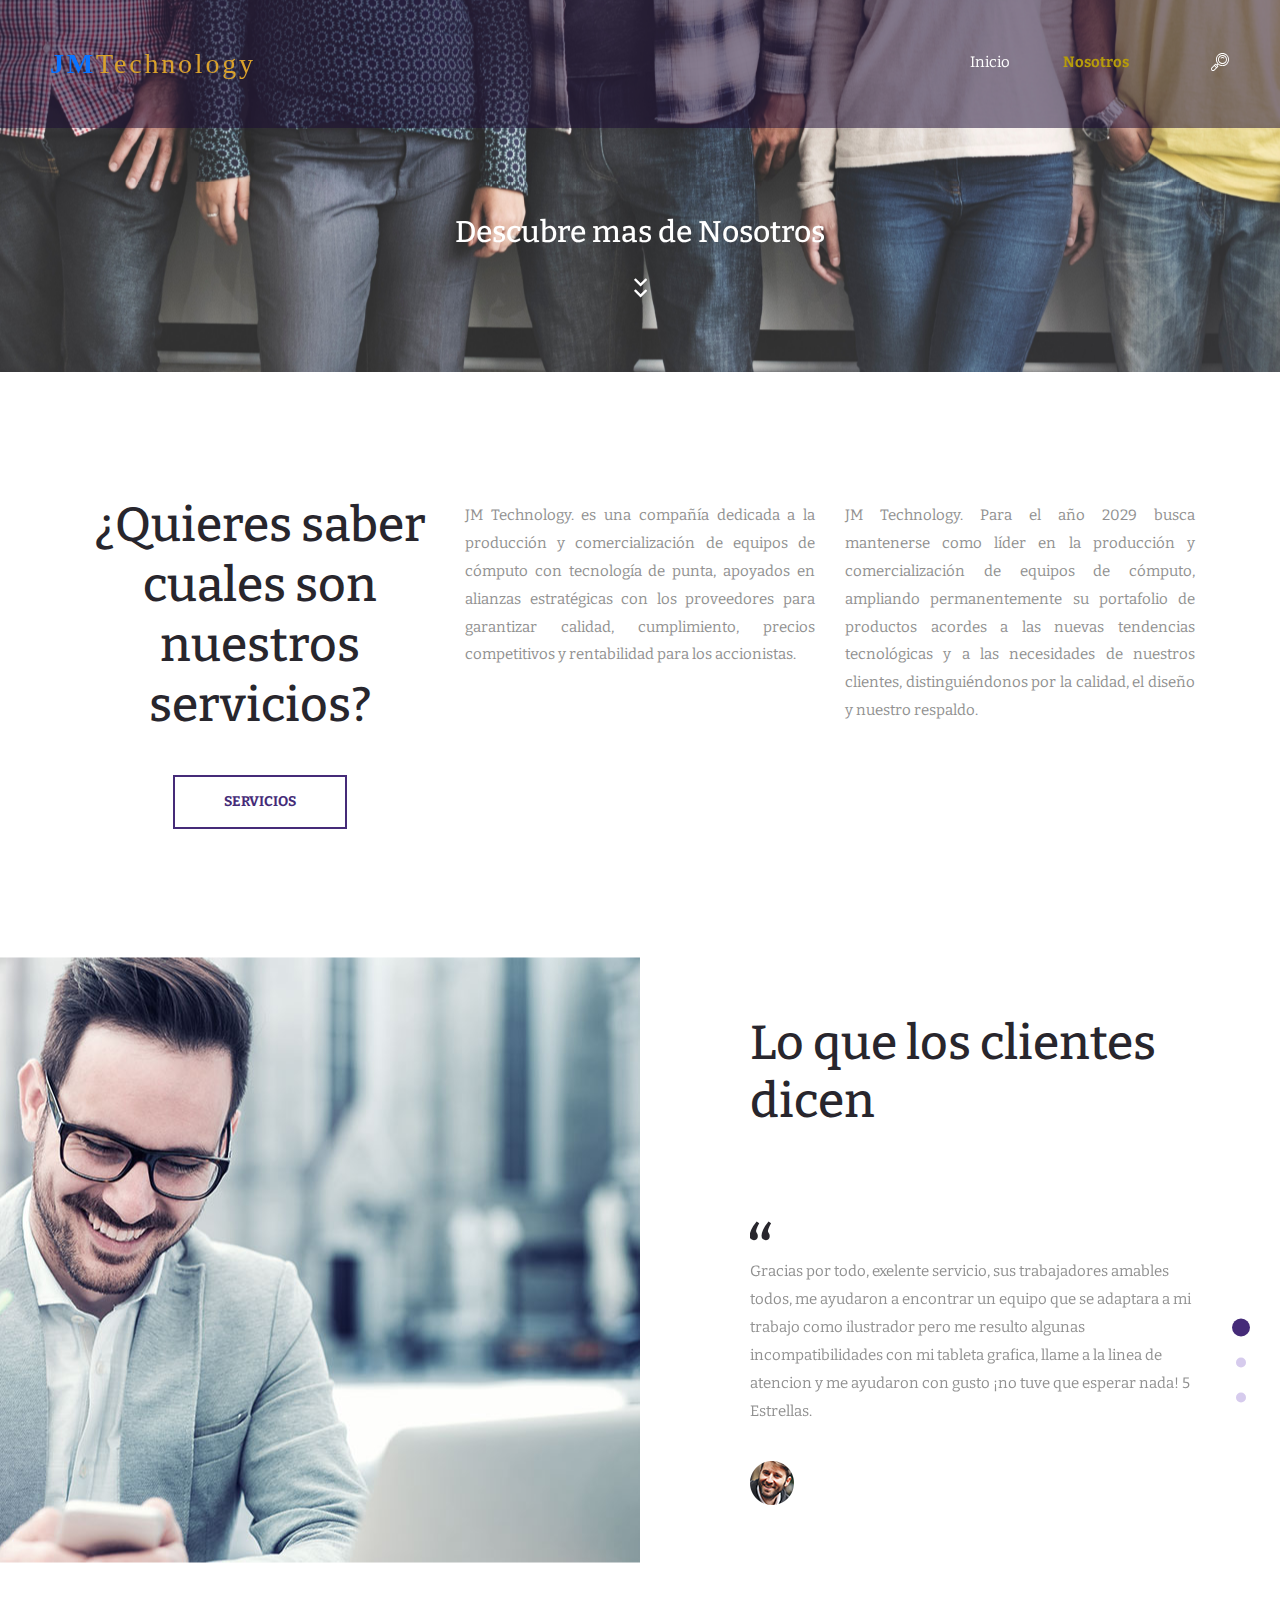
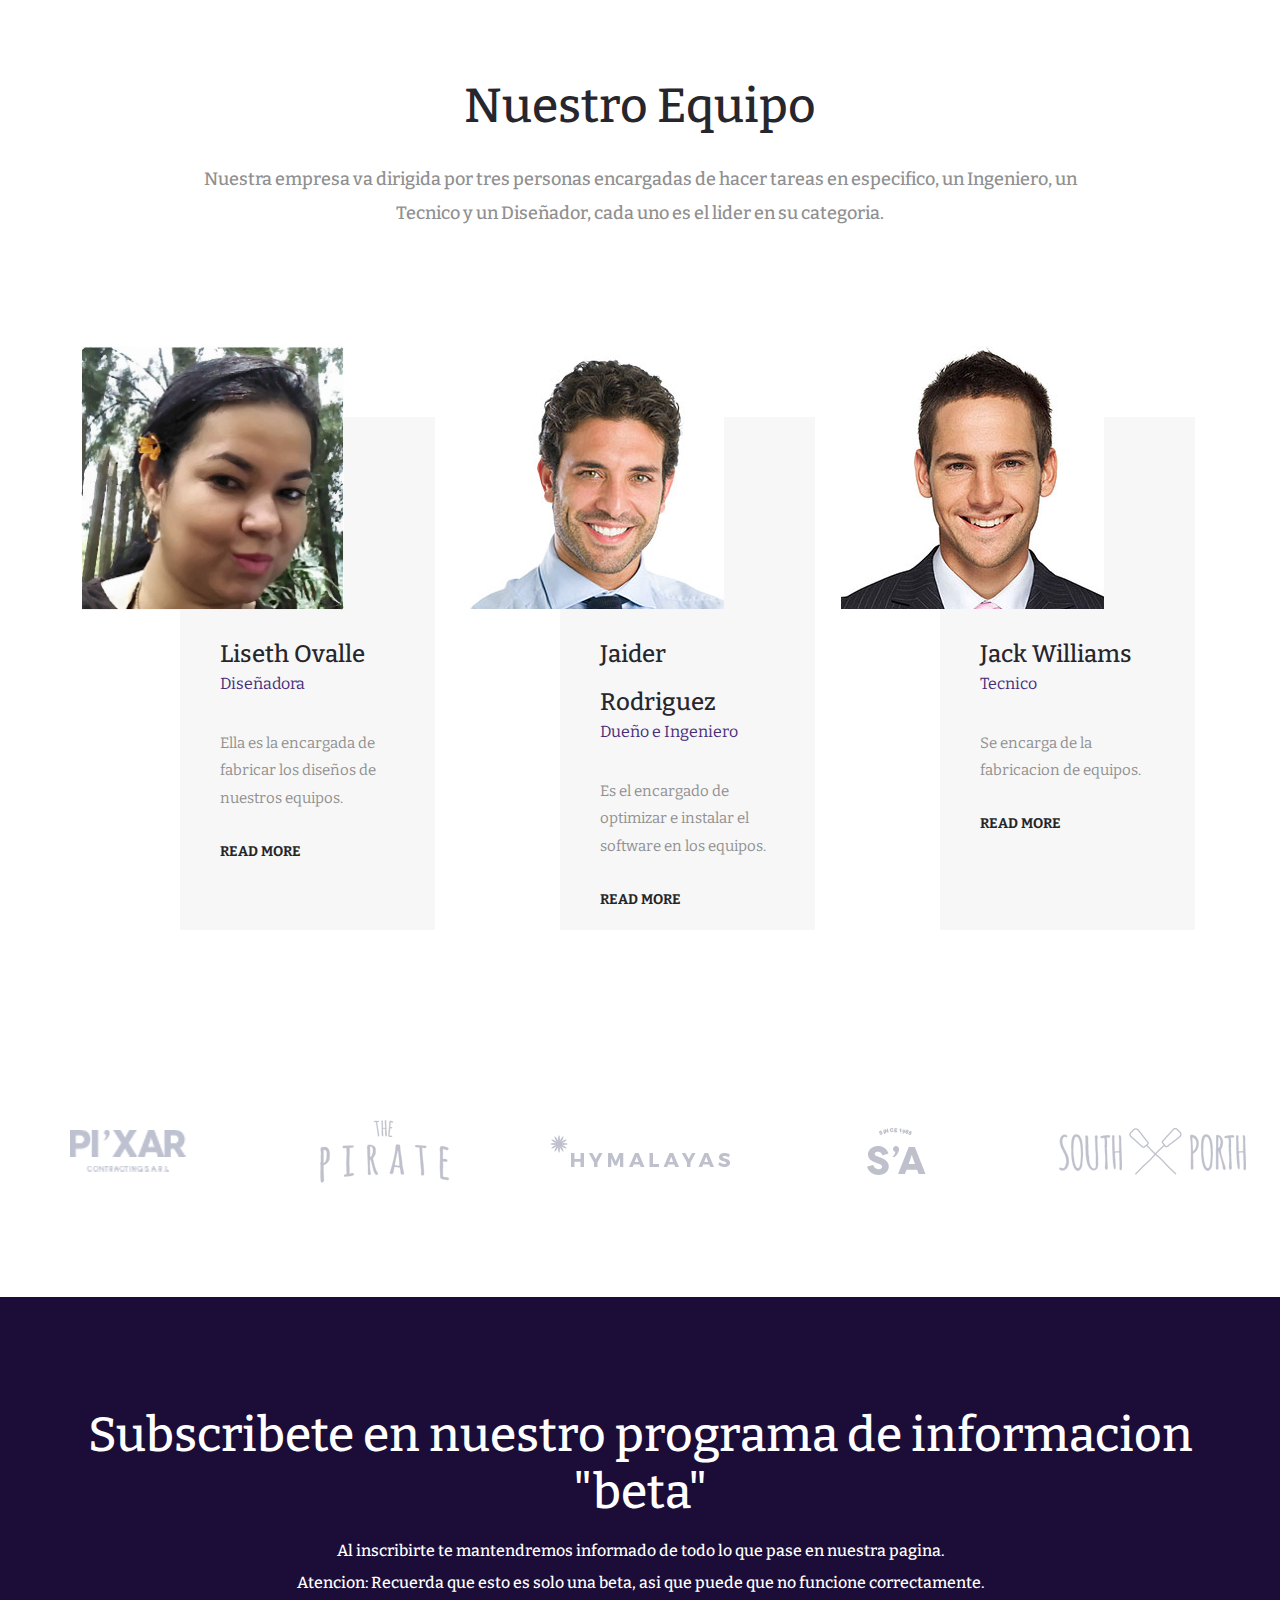
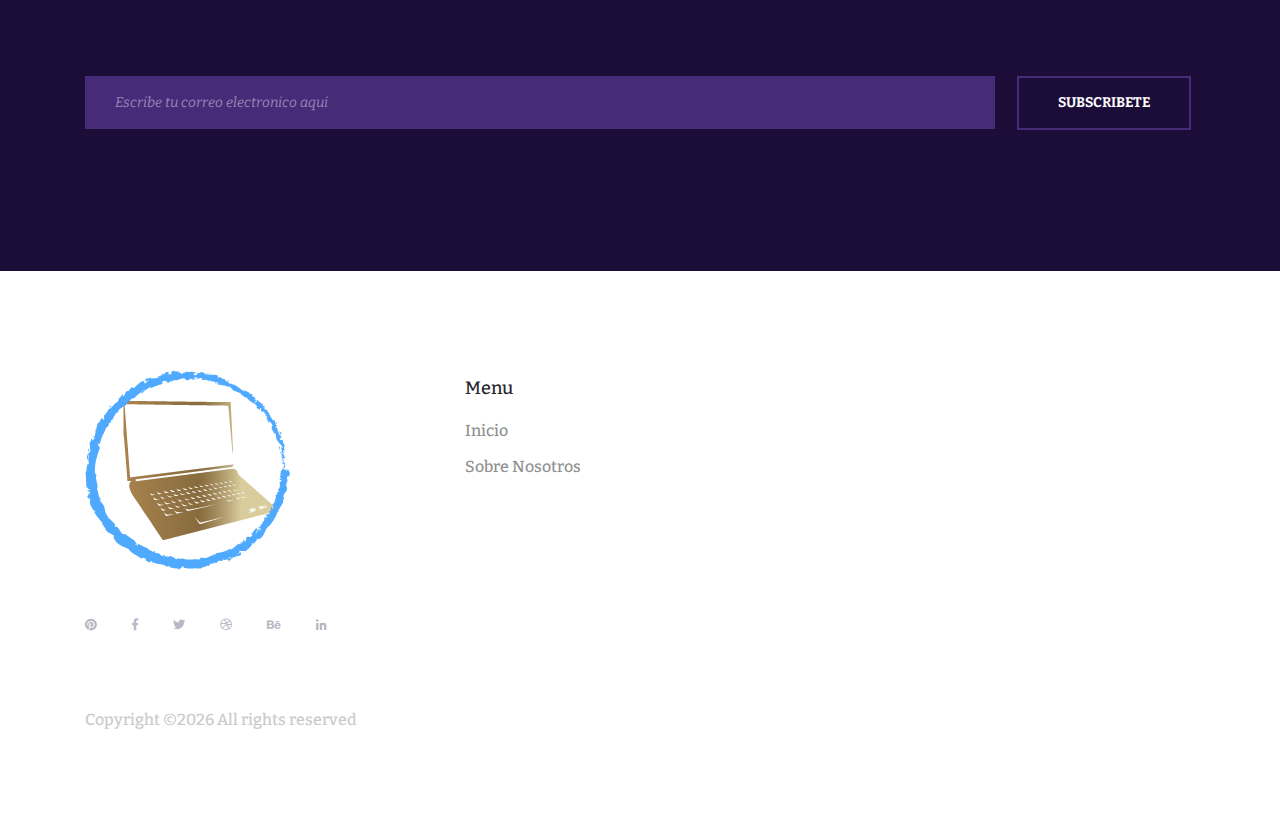
<file: about.html>
<!DOCTYPE html>
<html lang="en">
<head>
<title>JMTech - Nosotros</title>
<meta charset="utf-8">
<meta http-equiv="X-UA-Compatible" content="IE=edge">
<meta name="description" content="Jaro's Proyect">
<meta name="viewport" content="width=device-width, initial-scale=1">
<link rel="stylesheet" type="text/css" href="styles/bootstrap4/bootstrap.min.css">
<link href="plugins/fontawesome-free-5.0.1/css/fontawesome-all.css" rel="stylesheet" type="text/css">
<link rel="stylesheet" type="text/css" href="plugins/OwlCarousel2-2.2.1/owl.carousel.css">
<link rel="stylesheet" type="text/css" href="plugins/OwlCarousel2-2.2.1/owl.theme.default.css">
<link rel="stylesheet" type="text/css" href="plugins/OwlCarousel2-2.2.1/animate.css">
<link rel="stylesheet" type="text/css" href="plugins/slick-1.8.0/slick.css">
<link rel="stylesheet" type="text/css" href="styles/about_styles.css">
<link rel="stylesheet" type="text/css" href="styles/about_responsive.css">
</head>

<body>

<div class="super_container">
	
	<!-- Header -->

	<header class="header d-flex flex-row justify-content-end align-items-center trans_200">
		
		<!-- Logo -->
		<div class="logo mr-auto">
			<a href="#"> <span>Jm</span>Technology</a>
		</div>

		<!-- Navigation -->
		<nav class="main_nav justify-self-end text-right">
			<ul>
				<li><a href="index.html">Inicio</a></li>
				<li class="active"><a href="#">Nosotros</a></li>
			<!--<li><a href="services.html">Servicios</a></li> -->
			<!--<li><a href="contact.html">Contacto</a></li> -->	
			</ul>
			
			<!-- Search -->
			<div class="search">
				<div class="search_content d-flex flex-column align-items-center justify-content-center">
					<div class="search_button d-flex flex-column align-items-center justify-content-center">
						<svg version="1.1" id="Layer_1" xmlns="http://www.w3.org/2000/svg" xmlns:xlink="http://www.w3.org/1999/xlink" x="0px" y="0px"
							width="18px" height="18px" viewBox="0 0 100 100" enable-background="new 0 0 100 100" xml:space="preserve">
							<g>
								<g>
									<path class="search_path" fill="#FFFFFF" d="M89.354,10.609c-14.144-14.146-37.157-14.146-51.301,0c-6.852,6.853-10.625,15.964-10.625,25.655
										c0,8.829,3.132,17.174,8.87,23.771l-4.32,4.321l-4.402-4.403c-0.482-0.482-1.137-0.754-1.819-0.754s-1.337,0.271-1.819,0.754
										L3.31,80.584c-2.148,2.147-3.331,5.004-3.331,8.042s1.183,5.895,3.331,8.042C5.457,98.817,8.313,100,11.35,100
										c3.038,0,5.894-1.184,8.041-3.331l20.627-20.631c0.482-0.482,0.753-1.137,0.753-1.819s-0.271-1.337-0.753-1.819l-4.403-4.403
										l4.322-4.322c6.795,5.902,15.28,8.855,23.766,8.855c9.289,0,18.579-3.537,25.65-10.61c6.852-6.853,10.625-15.963,10.625-25.654
										C99.979,26.573,96.205,17.462,89.354,10.609z M15.753,93.029c-1.176,1.177-2.739,1.824-4.403,1.824
										c-1.663,0-3.227-0.648-4.403-1.824c-1.176-1.176-1.823-2.74-1.823-4.403s0.647-3.228,1.824-4.403L18.458,72.71l8.805,8.807
										L15.753,93.029z M30.902,77.878l-8.805-8.807l3.659-3.66l8.806,8.808L30.902,77.878z M85.715,58.28
										c-12.137,12.14-31.886,12.14-44.023,0c-5.88-5.881-9.118-13.699-9.118-22.016c0-8.316,3.238-16.135,9.118-22.016
										c6.069-6.069,14.041-9.104,22.012-9.104c7.972,0,15.943,3.035,22.013,9.104c5.88,5.881,9.117,13.699,9.117,22.016
										S91.596,52.399,85.715,58.28z"></path>
								</g>
							</g>
							<g>
								<g>
									<path class="search_path" fill="#FFFFFF" d="M81.47,18.495c-9.797-9.798-25.736-9.798-35.533,0c-9.796,9.798-9.796,25.741,0,35.539
										c4.898,4.898,11.333,7.349,17.766,7.349c6.435,0,12.868-2.45,17.767-7.349l0,0C91.266,44.235,91.266,28.293,81.47,18.495z
										 M77.831,50.395c-7.79,7.791-20.466,7.791-28.256,0c-7.79-7.792-7.79-20.469,0-28.261c3.896-3.896,9.011-5.843,14.128-5.843
										c5.116,0,10.233,1.948,14.128,5.843C85.621,29.925,85.621,42.603,77.831,50.395z"></path>
								</g>
							</g>
							<g>
								<g>
									<path class="search_path" fill="#FFFFFF" d="M73.283,26.683c-5.282-5.283-13.877-5.283-19.16,0c-1.004,1.005-1.004,2.634,0,3.639
										c1.005,1.005,2.634,1.005,3.639,0c3.276-3.276,8.607-3.276,11.884,0c0.502,0.503,1.16,0.754,1.818,0.754
										c0.659,0,1.317-0.251,1.819-0.754C74.288,29.317,74.288,27.688,73.283,26.683z"></path>
								</g>
							</g>
						</svg>
					</div>

					<form id="search_form" class="search_form bez_1">
						<input type="search" class="search_input bez_1">
					</form>

				</div>
			</div>
		</nav>

		<!-- Hamburger -->
		<div class="hamburger_container bez_1">
			<i class="fas fa-bars trans_200"></i>
		</div>
		
	</header>

	<!-- Menu -->

	<div class="menu_container">
		<div class="menu menu_mm text-right">
			<div class="menu_close"><i class="far fa-times-circle trans_200"></i></div>
			<ul class="menu_mm">
				<li class="menu_mm"><a href="index.html">Inicio</a></li>
				<li class="menu_mm active"><a href="about.html">Nosotros</a></li>
				<li class="menu_mm"><a href="services.html">Servicios</a></li>
				<li class="menu_mm"><a href="portfolio.html">Portfolio</a></li>
				<li class="menu_mm"><a href="blog.html">Blog</a></li>
				<li class="menu_mm"><a href="contact.html">Contacto</a></li>
			</ul>
		</div>
	</div>

	<!-- Home -->

	<div class="home">
		<div class="home_background_container prlx_parent">
			<div class="home_background prlx" style="background-image:url(images/home_background.jpg)"></div>
		</div>
		
		<div class="home_title">
			<h2>Descubre mas de Nosotros</h2>
			<div class="next_section_scroll">
				<div class="next_section nav_links" data-scroll-to=".icon_boxes">
					<i class="fas fa-chevron-down trans_200"></i>
					<i class="fas fa-chevron-down trans_200"></i>
				</div>
			</div>
		</div>
	
	</div>

	<!-- Icon Boxes -->

	<div class="icon_boxes">
		<div class="container">
			<div class="row">
				<div class="col-lg-4">
					<div class="icon_box_title">
						<h1>¿Quieres saber cuales son nuestros servicios?</h1>
					</div>
					<div class="button icon_box_button trans_200">
						<a href="services.html" class="trans_200">Servicios</a>
					</div>
				</div>

				<div class="col-lg-4 icon_box_col">

					<!-- Icon Box Item -->
					<div class="icon_box_paragraph">
						<p>JM Technology. es una compañía dedicada a la producción y comercialización de equipos de cómputo con tecnología de punta, apoyados en alianzas estratégicas con los proveedores para garantizar calidad, cumplimiento, precios competitivos y rentabilidad para los accionistas.</p>
					</div>

				</div>

				<div class="col-lg-4 icon_box_col">

					<!-- Icon Box Item -->
					<div class="icon_box_paragraph">
						<p>JM Technology. Para el año 2029 busca mantenerse como líder en la producción y comercialización de equipos de cómputo, ampliando permanentemente su portafolio de productos acordes a las nuevas tendencias tecnológicas y a las necesidades de nuestros clientes, distinguiéndonos por la calidad, el diseño y nuestro respaldo. </p>
					</div>
					
				</div>
			</div>
		</div>
	</div>

	<!-- Vertical Slider Section -->

	<div class="v_slider_section">
		<div class="container fill_height">
			<div class="row fill_height">

				<div class="col-lg-6 v_slider_section_image">
					<div class="v_slider_image">
						<img src="images/testimonials.jpg" alt="">
					</div>
				</div>

				<div class="col-lg-5 offset-lg-1 v_slider_content d-flex flex-column justify-content-center">
					
					<!-- Testimonials Slider -->
					<div class="v_slider_title">
						<h1>Lo que los clientes dicen</h1>
					</div>

					<div class="v_slider_container">

						<!-- Vertical Slider -->
						<div class="v_slider">

							<!-- Vertical Slider Item -->
							<div class="v_slider_item">
								<span>“</span>
								<p>Gracias por todo, exelente servicio, sus trabajadores amables todos, me ayudaron a encontrar un equipo que se adaptara a mi trabajo como ilustrador pero me resulto algunas incompatibilidades con mi tableta grafica, llame a la linea de atencion y me ayudaron con gusto ¡no tuve que esperar nada! 5 Estrellas.</p>
								<div class="person d-flex flex-row">
									<div class="person_image">
										<img src="images/person_1.png" alt="">
									</div>

								</div>
							</div>

							<!-- Vertical Slider Item -->
							<div class="v_slider_item">
								<span>“</span>
								<p>Realmente me ayudaron a conseguir lo que buscaba, soy Ingeniero en estas cosas y debo decir que realmente hicieron un buen trabajo, tanto en software como hardware realmente si saben como hacer las cosas, gracias por brindarme tan explendido servicio. 5 estrellas. Los recomendare no lo duden :D.</p>
								<div class="person d-flex flex-row">
									<div class="person_image">
										<img src="images/person_1.png" alt="">
									</div>
								</div>
							</div>
							

							<!-- Vertical Slider Item -->
							<div class="v_slider_item">
								<span>“</span>
								<p>Pesimo servicio, no se molesten siquiera de ir, sus empleados pasaron de mi "todo lo contrario a lo que su politica dice" despues de vagar un poco por el local encontre un equipo que me gusto buen diseño etc, pero cuando fui a preguntar por el precio ¡casi se me sale el corazon! como un equipo tan "mediocre" va a costar mas de $700.000 pesos, 2 estrellas.</p>
								<div class="person d-flex flex-row">
									<div class="person_image">
										<img src="images/person_1.png" alt="">
									</div>
									<div class="person_meta">
										<div class="person_name">Michael Smith</div>
										<div class="person_title">Manager</div>
									</div>
								</div>
							</div>



						</div>
					</div>
				</div>

			</div>
		</div>
	</div>

	<!-- Team -->

	<div class="team">
		<div class="container">
			<div class="row">
				<div class="col-lg-10 offset-lg-1 text-lg-center text-left team_title">
					<h1>Nuestro Equipo</h1>
					<p>Nuestra empresa va dirigida por tres personas encargadas de hacer tareas en especifico, un Ingeniero, un Tecnico y un Diseñador, cada uno es el lider en su categoria.  </p>
				</div>
			</div>
			<div class="row">
				
				<!-- Team Item -->
				<div class="col-xl-3 col-lg-4 offset-xl-1 team_col">
					<div class="team_container trans_200">
						<div class="team_member_image"><img src="images/team_1.jpg" alt=""></div>
						<div class="team_member_content">
							<div class="team_member_name">Liseth Ovalle</div>
							<div class="team_member_title">Diseñadora</div>
							<p>Ella es la encargada de fabricar los diseños de nuestros equipos.</p>
							<div class="team_member_link"><a href="#">read more</a></div>
						</div>
					</div>
				</div>
				
				<!-- Team Item -->
				<div class="col-xl-3 col-lg-4 offset-xl-1 team_col">
					<div class="team_container trans_200">
						<div class="team_member_image"><img src="images/team_2.jpg" alt=""></div>
						<div class="team_member_content">
							<div class="team_member_name">Jaider Rodriguez</div>
							<div class="team_member_title">Dueño e Ingeniero</div>
							<p>Es el encargado de optimizar e instalar el software en los equipos.</p>
							<div class="team_member_link"><a href="#">read more</a></div>
						</div>
					</div>
				</div>
				
				<!-- Team Item -->
				<div class="col-xl-3 col-lg-4 offset-xl-1 team_col">
					<div class="team_container trans_200">
						<div class="team_member_image"><img src="images/team_3.jpg" alt=""></div>
						<div class="team_member_content">
							<div class="team_member_name">Jack Williams</div>
							<div class="team_member_title">Tecnico</div>
							<p>Se encarga de la fabricacion de equipos.</p>
							<div class="team_member_link"><a href="#">read more</a></div>
						</div>
					</div>
				</div>

			</div>
		</div>
	</div>

	<!-- Clients -->

	<div class="clients">
		<!-- Clients Slider -->

		<div class="clients_slider_container">
			<div class="owl-carousel owl-theme clients_slider">

				<!-- Slider Item -->
				<div class="owl-item clients_item">
					<div class="client_item_background trans_200">
						<img src="images/client_1.png" alt="">
					</div>
				</div>

				<!-- Slider Item -->
				<div class="owl-item clients_item">
					<div class="client_item_background trans_200">
						<img src="images/client_2.png" alt="">
					</div>
				</div>

				<!-- Slider Item -->
				<div class="owl-item clients_item">
					<div class="client_item_background trans_200">
						<img src="images/client_3.png" alt="">
					</div>
				</div>

				<!-- Slider Item -->
				<div class="owl-item clients_item">
					<div class="client_item_background trans_200">
						<img src="images/client_4.png" alt="">
					</div>
				</div>

				<!-- Slider Item -->
				<div class="owl-item clients_item">
					<div class="client_item_background trans_200">
						<img src="images/client_5.png" alt="">
					</div>
				</div>

			</div>
		</div>
	</div>

	<!-- Newsletter -->

	<div class="newsletter">
		<div class="container">
			<div class="row">
				<div class="col text-lg-center text-left">
					<div class="newsletter_content">

						<!-- Newsletter Title -->
						<div class="newsletter_title">
							<h1>Subscribete en nuestro programa de informacion "beta"</h1>
							<span>Al inscribirte te mantendremos informado de todo lo que pase en nuestra pagina.</span>
							<div class="newsletter_span2">
								<span>Atencion: Recuerda que esto es solo una beta, asi que puede que no funcione correctamente.</span>
							</div>
						</div>
						
						<!-- Newsletter Form -->
						<div class="newsletter_form_container">
							<form action="#">
								<div class="input-group">
									<input type="email" class="newsletter_email" placeholder="Escribe tu correo electronico aqui" required="required" data-error="Error, se requiere un correo valido.">
									<button id="newsletter_form_submit" type="submit" class="button newsletter_submit_button trans_200" value="Submit">
										subscribete
									</button>
								</div>
									
							</form>
						</div>

					</div>
				</div>
			</div>
		</div>
	</div>


	<!-- Footer -->

	<footer class="footer">
		<div class="container">
			<div class="row">
				
				<div class="col-lg-4">

					<!-- Footer Intro -->
					<div class="footer_intro">

						<!-- Logo -->
						<div class="logo footer_logo">
							<img src="images/colorlib.png" alt="">
						</div>

						<!-- Social -->
						<div class="footer_social">
							<ul>
								<li><a href="#"><i class="fab fa-pinterest"></i></a></li>
								<li><a href="#"><i class="fab fa-facebook-f"></i></a></li>
								<li><a href="#"><i class="fab fa-twitter"></i></a></li>
								<li><a href="#"><i class="fab fa-dribbble"></i></a></li>
								<li><a href="#"><i class="fab fa-behance"></i></a></li>
								<li><a href="#"><i class="fab fa-linkedin-in"></i></a></li>
							</ul>
						</div>
						
						<!-- Copyright -->
						<div class="footer_cr"><!-- Link back to Colorlib can't be removed. Template is licensed under CC BY 3.0. -->
							Copyright &copy;<script>document.write(new Date().getFullYear());</script> All rights reserved
							<!-- Link back to Colorlib can't be removed. Template is licensed under CC BY 3.0. --></div>
							
												</div>
							
											</div>
											
											<!-- Footer Menu -->
											<div class="col-lg-2">
							
												<div class="footer_col">
													<div class="footer_col_title">Menu</div>
													<ul>
														<li><a href="index.html">Inicio</a></li>
														<li><a href="about.html">Sobre Nosotros</a></li>
													</ul>
												</div>
							
											</div>

												<!-- Copyright -->
												<div class="footer_cr_2">2017 All rights reserved</div>
											</div>
										</div>
									</div>
								</footer>

</div>

<script src="js/jquery-3.2.1.min.js"></script>
<script src="styles/bootstrap4/popper.js"></script>
<script src="styles/bootstrap4/bootstrap.min.js"></script>
<script src="plugins/greensock/TweenMax.min.js"></script>
<script src="plugins/greensock/TimelineMax.min.js"></script>
<script src="plugins/scrollmagic/ScrollMagic.min.js"></script>
<script src="plugins/greensock/animation.gsap.min.js"></script>
<script src="plugins/greensock/ScrollToPlugin.min.js"></script>
<script src="plugins/slick-1.8.0/slick.js"></script>
<script src="plugins/OwlCarousel2-2.2.1/owl.carousel.js"></script>
<script src="plugins/scrollTo/jquery.scrollTo.min.js"></script>
<script src="plugins/easing/easing.js"></script>
<script src="js/about_custom.js"></script>
</body>

</html>
</file>
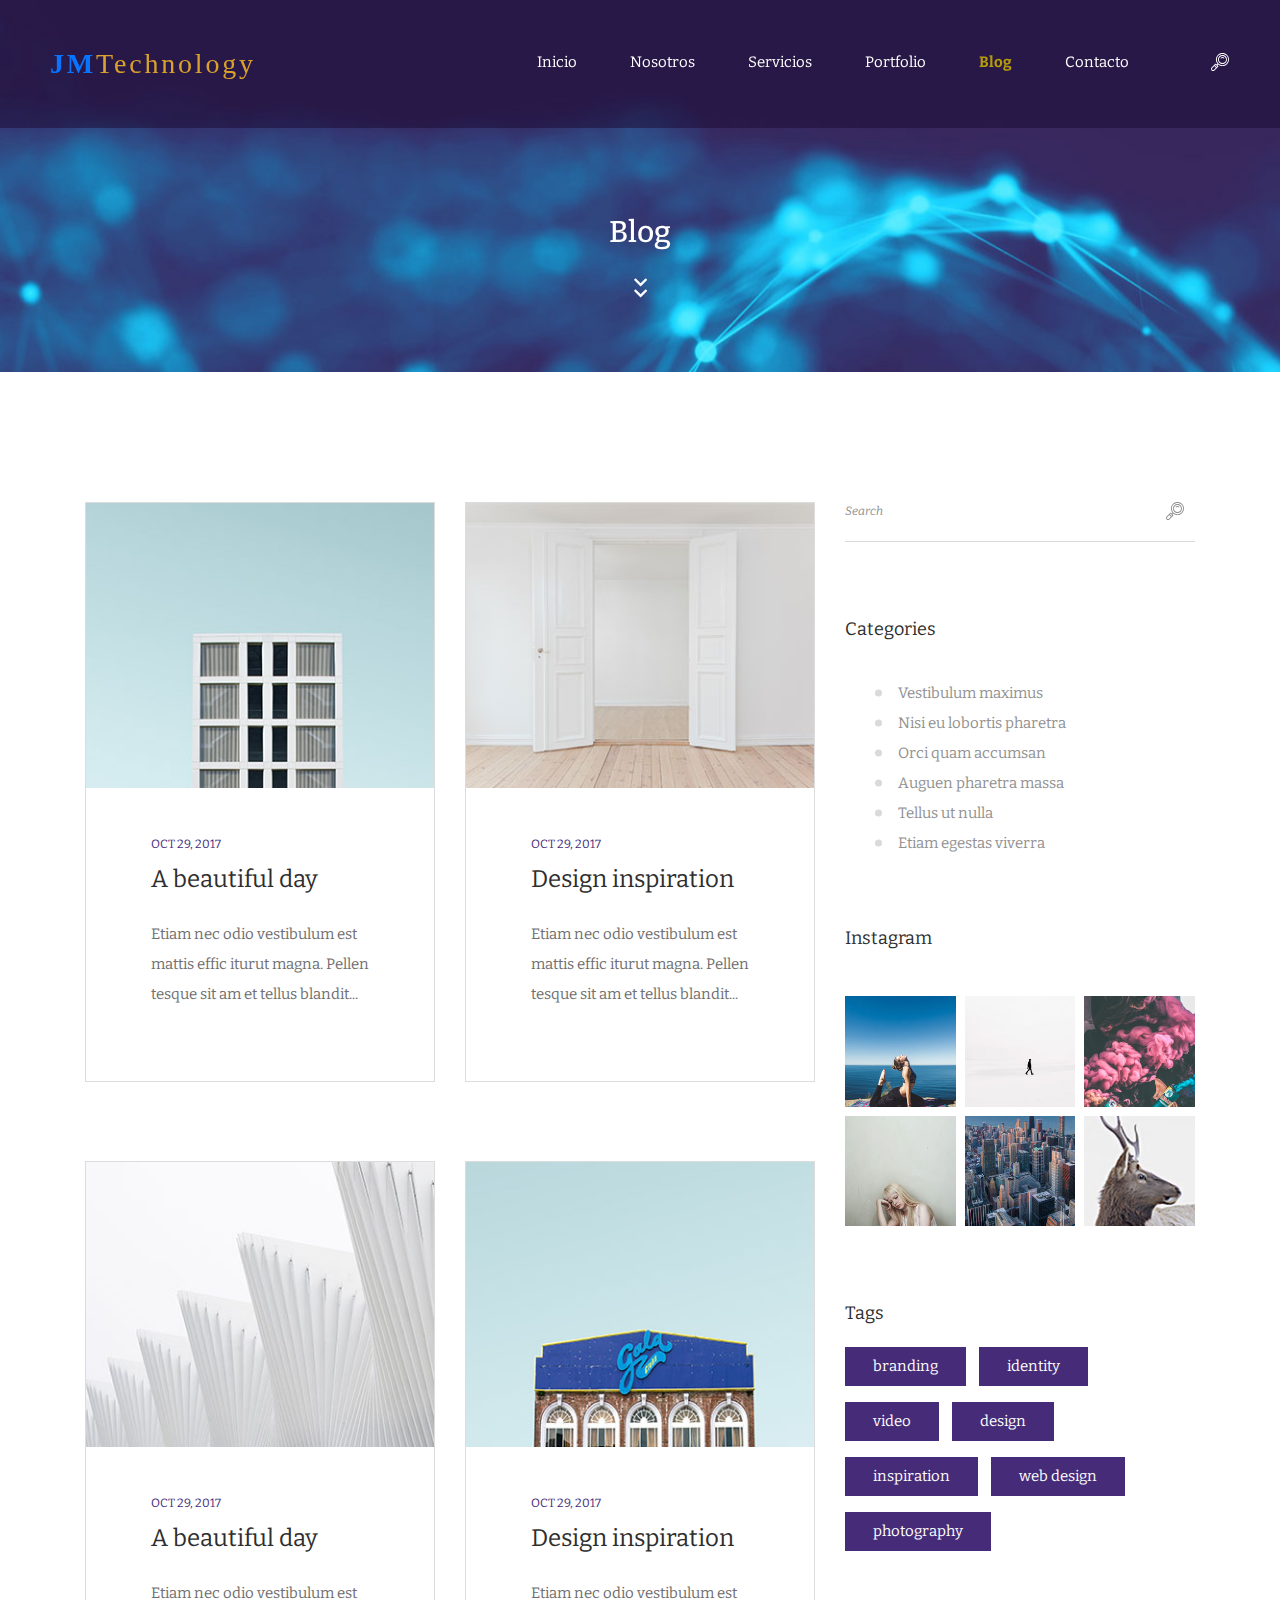
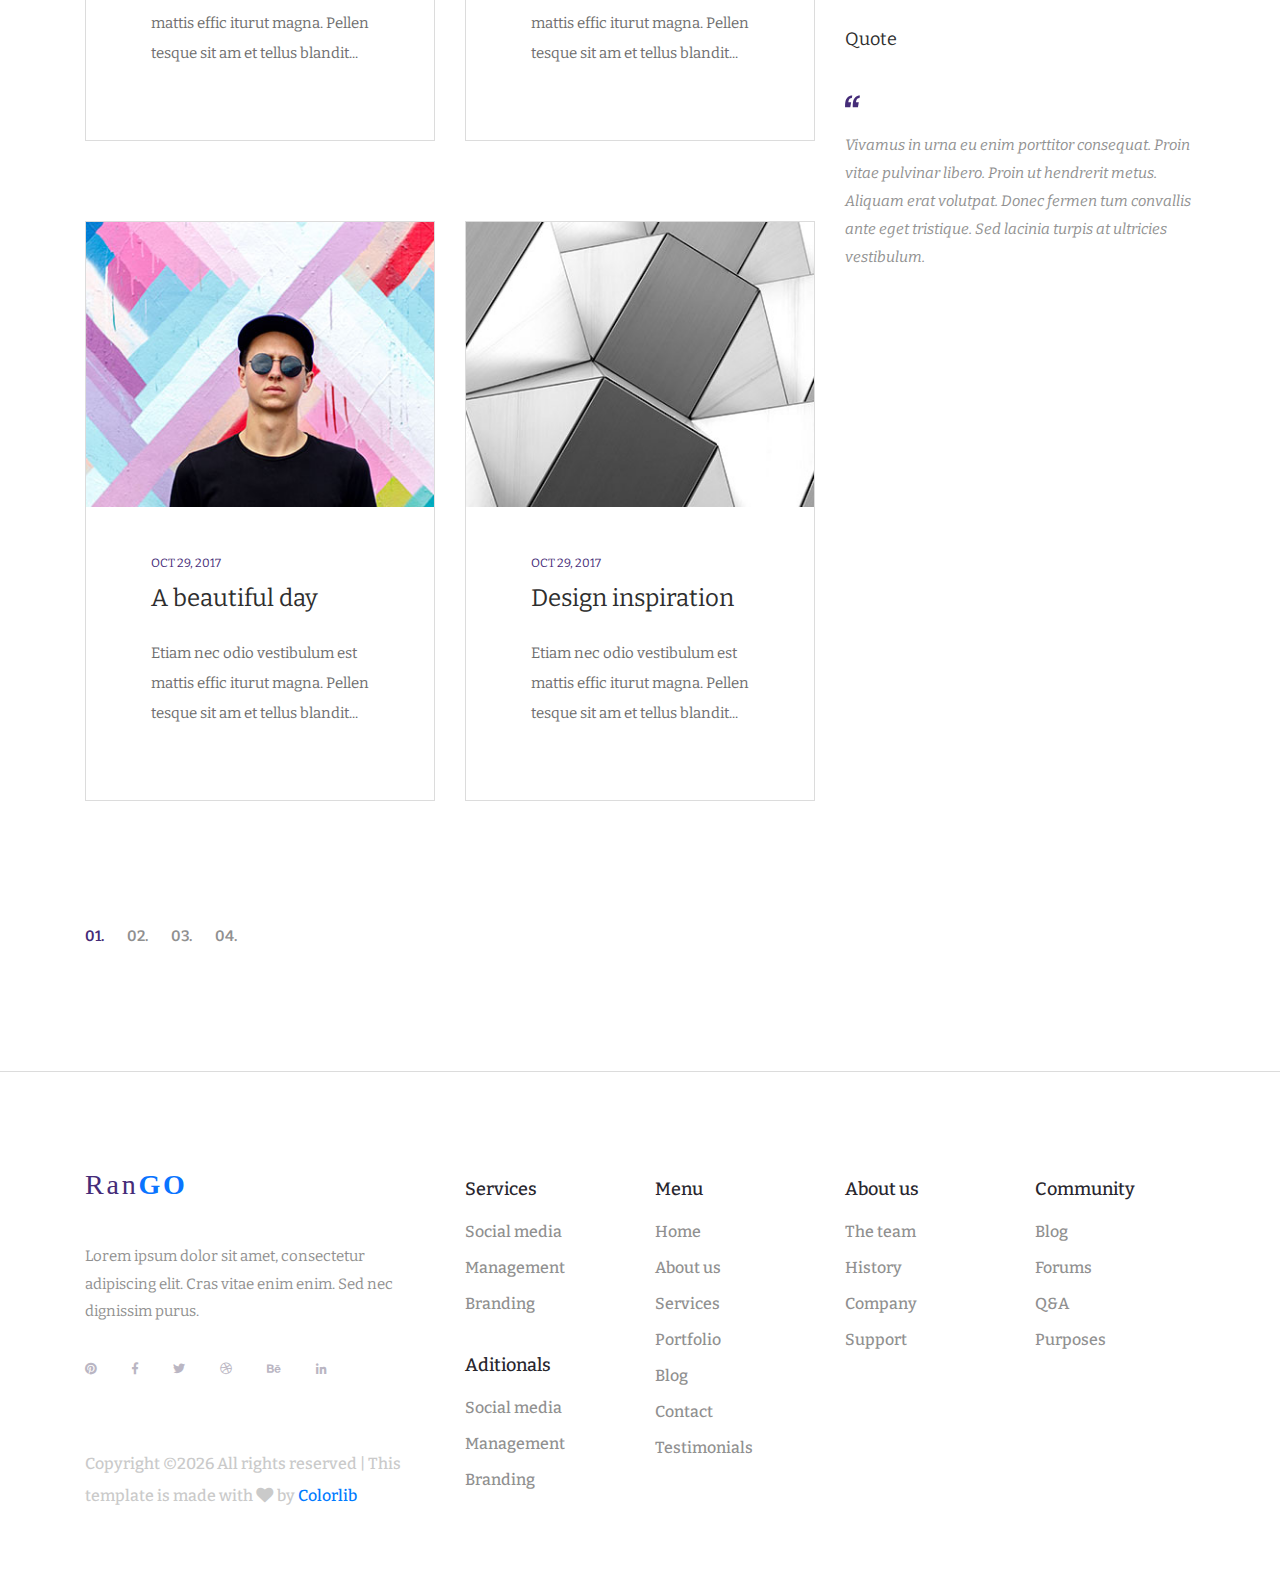
<file: blog.html>
<!DOCTYPE html>
<html lang="en">
<head>
<title>RanGO - Blog</title>
<meta charset="utf-8">
<meta http-equiv="X-UA-Compatible" content="IE=edge">
<meta name="description" content="RanGO Project">
<meta name="viewport" content="width=device-width, initial-scale=1">
<link rel="stylesheet" type="text/css" href="styles/bootstrap4/bootstrap.min.css">
<link href="plugins/fontawesome-free-5.0.1/css/fontawesome-all.css" rel="stylesheet" type="text/css">
<link href="plugins/colorbox/colorbox.css" rel="stylesheet" type="text/css">
<link rel="stylesheet" type="text/css" href="styles/blog_styles.css">
<link rel="stylesheet" type="text/css" href="styles/blog_responsive.css">
</head>

<body>

<div class="super_container">
	
	<!-- Header -->

	<header class="header d-flex flex-row justify-content-end align-items-center trans_200">
		
		<!-- Logo -->
		<div class="logo mr-auto">
			<a href="#"> <span>JM</span>Technology</a>
		</div>

		<!-- Navigation -->
		<nav class="main_nav justify-self-end text-right">
			<ul>
				<li><a href="index.html">Inicio</a></li>
				<li><a href="about.html">Nosotros</a></li>
				<li><a href="services.html">Servicios</a></li>
				<li><a href="portfolio.html">Portfolio</a></li>
				<li class="active"><a href="#">Blog</a></li>
				<li><a href="contact.html">Contacto</a></li>
			</ul>
			
			<!-- Search -->
			<div class="search">
				<div class="search_content d-flex flex-column align-items-center justify-content-center">
					<div class="search_button d-flex flex-column align-items-center justify-content-center">
						<svg version="1.1" id="Layer_1" xmlns="http://www.w3.org/2000/svg" xmlns:xlink="http://www.w3.org/1999/xlink" x="0px" y="0px"
							width="18px" height="18px" viewBox="0 0 100 100" enable-background="new 0 0 100 100" xml:space="preserve">
							<g>
								<g>
									<path class="search_path" fill="#FFFFFF" d="M89.354,10.609c-14.144-14.146-37.157-14.146-51.301,0c-6.852,6.853-10.625,15.964-10.625,25.655
										c0,8.829,3.132,17.174,8.87,23.771l-4.32,4.321l-4.402-4.403c-0.482-0.482-1.137-0.754-1.819-0.754s-1.337,0.271-1.819,0.754
										L3.31,80.584c-2.148,2.147-3.331,5.004-3.331,8.042s1.183,5.895,3.331,8.042C5.457,98.817,8.313,100,11.35,100
										c3.038,0,5.894-1.184,8.041-3.331l20.627-20.631c0.482-0.482,0.753-1.137,0.753-1.819s-0.271-1.337-0.753-1.819l-4.403-4.403
										l4.322-4.322c6.795,5.902,15.28,8.855,23.766,8.855c9.289,0,18.579-3.537,25.65-10.61c6.852-6.853,10.625-15.963,10.625-25.654
										C99.979,26.573,96.205,17.462,89.354,10.609z M15.753,93.029c-1.176,1.177-2.739,1.824-4.403,1.824
										c-1.663,0-3.227-0.648-4.403-1.824c-1.176-1.176-1.823-2.74-1.823-4.403s0.647-3.228,1.824-4.403L18.458,72.71l8.805,8.807
										L15.753,93.029z M30.902,77.878l-8.805-8.807l3.659-3.66l8.806,8.808L30.902,77.878z M85.715,58.28
										c-12.137,12.14-31.886,12.14-44.023,0c-5.88-5.881-9.118-13.699-9.118-22.016c0-8.316,3.238-16.135,9.118-22.016
										c6.069-6.069,14.041-9.104,22.012-9.104c7.972,0,15.943,3.035,22.013,9.104c5.88,5.881,9.117,13.699,9.117,22.016
										S91.596,52.399,85.715,58.28z"></path>
								</g>
							</g>
							<g>
								<g>
									<path class="search_path" fill="#FFFFFF" d="M81.47,18.495c-9.797-9.798-25.736-9.798-35.533,0c-9.796,9.798-9.796,25.741,0,35.539
										c4.898,4.898,11.333,7.349,17.766,7.349c6.435,0,12.868-2.45,17.767-7.349l0,0C91.266,44.235,91.266,28.293,81.47,18.495z
										 M77.831,50.395c-7.79,7.791-20.466,7.791-28.256,0c-7.79-7.792-7.79-20.469,0-28.261c3.896-3.896,9.011-5.843,14.128-5.843
										c5.116,0,10.233,1.948,14.128,5.843C85.621,29.925,85.621,42.603,77.831,50.395z"></path>
								</g>
							</g>
							<g>
								<g>
									<path class="search_path" fill="#FFFFFF" d="M73.283,26.683c-5.282-5.283-13.877-5.283-19.16,0c-1.004,1.005-1.004,2.634,0,3.639
										c1.005,1.005,2.634,1.005,3.639,0c3.276-3.276,8.607-3.276,11.884,0c0.502,0.503,1.16,0.754,1.818,0.754
										c0.659,0,1.317-0.251,1.819-0.754C74.288,29.317,74.288,27.688,73.283,26.683z"></path>
								</g>
							</g>
						</svg>
					</div>

					<form id="search_form" class="search_form bez_1">
						<input type="search" class="search_input bez_1">
					</form>

				</div>
			</div>
		</nav>

		<!-- Hamburger -->
		<div class="hamburger_container bez_1">
			<i class="fas fa-bars trans_200"></i>
		</div>
		
	</header>

	<!-- Menu -->

	<div class="menu_container">
		<div class="menu menu_mm text-right">
			<div class="menu_close"><i class="far fa-times-circle trans_200"></i></div>
			<ul class="menu_mm">
				<li class="menu_mm"><a href="index.html">Home</a></li>
				<li class="menu_mm"><a href="about.html">About Us</a></li>
				<li class="menu_mm"><a href="services.html">Services</a></li>
				<li class="menu_mm"><a href="portfolio.html">Portfolio</a></li>
				<li class="menu_mm active"><a href="blog.html">Blog</a></li>
				<li class="menu_mm"><a href="contact.html">Contact</a></li>
			</ul>
		</div>
	</div>

	<!-- Home -->

	<div class="home">
		<div class="home_background_container prlx_parent">
			<div class="home_background prlx" style="background-image:url(images/blog_background.jpg)"></div>
		</div>
		
		<div class="home_title">
			<h2>Blog</h2>
			<div class="next_section_scroll">
				<div class="next_section nav_links" data-scroll-to=".blog">
					<i class="fas fa-chevron-down trans_200"></i>
					<i class="fas fa-chevron-down trans_200"></i>
				</div>
			</div>
		</div>
	
	</div>

	<!-- Blog -->

	<div class="blog">
		
		<div class="container">
			<div class="row">
				
				<div class="col-lg-8">
					
					<div class="blog_container">
						<div class="post_container" data-masonry='{ "itemSelector": ".card", "gutter": 30 }'>
							
							<div class="card trans_200">
								<img class="card-img-top" src="images/blog_1.jpg" alt="https://unsplash.com/@heysupersimi">
								<div class="card-body">
									<div class="card-header">oct 29, 2017</div>
									<div class="card-title"><a href="blog_post.html">A beautiful day</a></div>
									<div class="card-text">
										Etiam nec odio vestibulum est mattis effic iturut magna. Pellen tesque sit am et tellus blandit...
									</div>
								</div>
							</div>

							<div class="card trans_200">
								<img class="card-img-top" src="images/blog_2.jpg" alt="https://unsplash.com/@philberndt">
								<div class="card-body">
									<div class="card-header">oct 29, 2017</div>
									<div class="card-title"><a href="blog_post.html">Design inspiration</a></div>
									<div class="card-text">
										Etiam nec odio vestibulum est mattis effic iturut magna. Pellen tesque sit am et tellus blandit...
									</div>
								</div>
							</div>

							<div class="card trans_200">
								<img class="card-img-top" src="images/blog_3.jpg" alt="https://unsplash.com/@lucabravo">
								<div class="card-body">
									<div class="card-header">oct 29, 2017</div>
									<div class="card-title"><a href="blog_post.html">A beautiful day</a></div>
									<div class="card-text">
										Etiam nec odio vestibulum est mattis effic iturut magna. Pellen tesque sit am et tellus blandit...
									</div>
								</div>
							</div>

							<div class="card trans_200">
								<img class="card-img-top" src="images/blog_4.jpg" alt="https://unsplash.com/@heysupersimi">
								<div class="card-body">
									<div class="card-header">oct 29, 2017</div>
									<div class="card-title"><a href="blog_post.html">Design inspiration</a></div>
									<div class="card-text">
										Etiam nec odio vestibulum est mattis effic iturut magna. Pellen tesque sit am et tellus blandit...
									</div>
								</div>
							</div>

							<div class="card trans_200">
								<img class="card-img-top" src="images/blog_5.jpg" alt="https://unsplash.com/@jcpeacock">
								<div class="card-body">
									<div class="card-header">oct 29, 2017</div>
									<div class="card-title"><a href="blog_post.html">A beautiful day</a></div>
									<div class="card-text">
										Etiam nec odio vestibulum est mattis effic iturut magna. Pellen tesque sit am et tellus blandit...
									</div>
								</div>
							</div>

							<div class="card trans_200">
								<img class="card-img-top" src="images/blog_6.jpg" alt="https://unsplash.com/@dmpop">
								<div class="card-body">
									<div class="card-header">oct 29, 2017</div>
									<div class="card-title"><a href="blog_post.html">Design inspiration</a></div>
									<div class="card-text">
										Etiam nec odio vestibulum est mattis effic iturut magna. Pellen tesque sit am et tellus blandit...
									</div>
								</div>
							</div>

						</div>
					</div>
						

					<div class="blog_pages">
						<ul>
							<li class="active"><a href="#">01.</a></li>
							<li><a href="#">02.</a></li>
							<li><a href="#">03.</a></li>
							<li><a href="#">04.</a></li>
						</ul>
					</div>

				</div>

				<div class="col-lg-4">
					
					<!-- Sidebar -->

					<div class="sidebar">
						
						<div class="sidebar_search_container">

							<!-- Sidebar Search -->
							<form id="sidebar_search_form" class="sidebar_search_form bez_1">
								<input id="sidebar_search_input" type="search" class="sidebar_search_input bez_1" placeholder="Search">
								<button id="sidebar_search_button" type="submit" class="sidebar_search_button trans_300" value="Submit">
									<svg version="1.1" id="Layer_1" xmlns="http://www.w3.org/2000/svg" xmlns:xlink="http://www.w3.org/1999/xlink" x="0px" y="0px"
										width="18px" height="18px" viewBox="0 0 100 100" enable-background="new 0 0 100 100" xml:space="preserve">
										<g>
											<g>
												<path class="search_path" fill="#909090" d="M89.354,10.609c-14.144-14.146-37.157-14.146-51.301,0c-6.852,6.853-10.625,15.964-10.625,25.655
													c0,8.829,3.132,17.174,8.87,23.771l-4.32,4.321l-4.402-4.403c-0.482-0.482-1.137-0.754-1.819-0.754s-1.337,0.271-1.819,0.754
													L3.31,80.584c-2.148,2.147-3.331,5.004-3.331,8.042s1.183,5.895,3.331,8.042C5.457,98.817,8.313,100,11.35,100
													c3.038,0,5.894-1.184,8.041-3.331l20.627-20.631c0.482-0.482,0.753-1.137,0.753-1.819s-0.271-1.337-0.753-1.819l-4.403-4.403
													l4.322-4.322c6.795,5.902,15.28,8.855,23.766,8.855c9.289,0,18.579-3.537,25.65-10.61c6.852-6.853,10.625-15.963,10.625-25.654
													C99.979,26.573,96.205,17.462,89.354,10.609z M15.753,93.029c-1.176,1.177-2.739,1.824-4.403,1.824
													c-1.663,0-3.227-0.648-4.403-1.824c-1.176-1.176-1.823-2.74-1.823-4.403s0.647-3.228,1.824-4.403L18.458,72.71l8.805,8.807
													L15.753,93.029z M30.902,77.878l-8.805-8.807l3.659-3.66l8.806,8.808L30.902,77.878z M85.715,58.28
													c-12.137,12.14-31.886,12.14-44.023,0c-5.88-5.881-9.118-13.699-9.118-22.016c0-8.316,3.238-16.135,9.118-22.016
													c6.069-6.069,14.041-9.104,22.012-9.104c7.972,0,15.943,3.035,22.013,9.104c5.88,5.881,9.117,13.699,9.117,22.016
													S91.596,52.399,85.715,58.28z"></path>
											</g>
										</g>
										<g>
											<g>
												<path class="search_path" fill="#909090" d="M81.47,18.495c-9.797-9.798-25.736-9.798-35.533,0c-9.796,9.798-9.796,25.741,0,35.539
													c4.898,4.898,11.333,7.349,17.766,7.349c6.435,0,12.868-2.45,17.767-7.349l0,0C91.266,44.235,91.266,28.293,81.47,18.495z
													 M77.831,50.395c-7.79,7.791-20.466,7.791-28.256,0c-7.79-7.792-7.79-20.469,0-28.261c3.896-3.896,9.011-5.843,14.128-5.843
													c5.116,0,10.233,1.948,14.128,5.843C85.621,29.925,85.621,42.603,77.831,50.395z"></path>
											</g>
										</g>
										<g>
											<g>
												<path class="search_path" fill="#909090" d="M73.283,26.683c-5.282-5.283-13.877-5.283-19.16,0c-1.004,1.005-1.004,2.634,0,3.639
													c1.005,1.005,2.634,1.005,3.639,0c3.276-3.276,8.607-3.276,11.884,0c0.502,0.503,1.16,0.754,1.818,0.754
													c0.659,0,1.317-0.251,1.819-0.754C74.288,29.317,74.288,27.688,73.283,26.683z"></path>
											</g>
										</g>
									</svg>
								</button>

							</form>

						</div>
						
						<!-- Sidebar Categories -->
						<div class="sidebar_section categories_section">
							
							<div class="sidebar_section_title">Categories</div>
							<div class="sidebar_categories">
								<ul>
									<li><a href="#">Vestibulum maximus</a></li>
									<li><a href="#">Nisi eu lobortis pharetra</a></li>
									<li><a href="#">Orci quam accumsan</a></li>
									<li><a href="#">Auguen pharetra massa</a></li>
									<li><a href="#">Tellus ut nulla</a></li>
									<li><a href="#">Etiam egestas viverra</a></li>
								</ul>
							</div>
						</div>
						
						<!-- Sidebar Gallery -->
						<div class="sidebar_section gallery_section">
							
							<div class="sidebar_section_title">Instagram</div>
							<div class="gallery_container">
								<ul class="gallery_items d-flex flex-row align-items-start justify-content-between flex-wrap">
									<li class="gallery_item">
										<a class="colorbox" href="https://images.unsplash.com/photo-1463704131914-97e5aaa0e339?auto=format&fit=crop&w=720&q=80">
											<img src="images/gallery_1.jpg" alt="https://unsplash.com/@matthewkane">
										</a>
									</li>
									<li class="gallery_item">
										<a class="colorbox" href="https://images.unsplash.com/photo-1487260211189-670c54da558d?auto=format&fit=crop&w=720&q=80">
											<img src="images/gallery_2.jpg" alt="https://unsplash.com/@emileseguin">
										</a>
									</li>
									<li class="gallery_item">
										<a class="colorbox" href="https://images.unsplash.com/photo-1499763874088-6f30adc715b6?auto=format&fit=crop&w=678&q=80">
											<img src="images/gallery_3.jpg" alt="https://unsplash.com/@naveenprajapat">
										</a>
									</li>
									<li class="gallery_item">
										<a class="colorbox" href="https://images.unsplash.com/photo-1507915600431-5292809c5ab7?auto=format&fit=crop&w=720&q=80">
											<img src="images/gallery_4.jpg" alt="https://unsplash.com/@saaout">
										</a>
									</li>
									<li class="gallery_item">
										<a class="colorbox" href="https://images.unsplash.com/photo-1477959858617-67f85cf4f1df?auto=format&fit=crop&w=720&q=80">
											<img src="images/gallery_5.jpg" alt="">
										</a>
									</li>
									<li class="gallery_item">
										<a class="colorbox" href="https://images.unsplash.com/photo-1493847242172-d46053a1f671?auto=format&fit=crop&w=720&q=80">
											<img src="images/gallery_6.jpg" alt="https://unsplash.com/@joeypilgrim">
										</a>
									</li>
								</ul>
							</div>
						</div>

						<!-- Sidebar Tags -->

						<div class="sidebar_section tags_section">

							<div class="sidebar_section_title">Tags</div>
							
							<div class="tags_container d-flex flex-row flex-wrap">
								<div class="tag_item"><a href="#">branding</a></div>
								<div class="tag_item"><a href="#">identity</a></div>
								<div class="tag_item"><a href="#">video</a></div>
								<div class="tag_item"><a href="#">design</a></div>
								<div class="tag_item"><a href="#">inspiration</a></div>
								<div class="tag_item"><a href="#">web design</a></div>
								<div class="tag_item"><a href="#">photography</a></div>
							</div>
						</div>

						<!-- Sidebar Quote -->

						<div class="sidebar_section quote_section">
							
							<div class="sidebar_section_title">Quote</div>
							<div class="quote_quote"><img src="images/quote.svg" alt=""></div>
							<p class="quote_text">Vivamus in urna eu enim porttitor consequat. Proin vitae pulvinar libero. Proin ut hendrerit metus. Aliquam erat volutpat. Donec fermen tum convallis ante eget tristique. Sed lacinia turpis at ultricies vestibulum.</p>
						</div>

					</div>
				</div>
			</div>
		</div>
		
	</div>

	<!-- Footer -->

	<footer class="footer">
		<div class="container">
			<div class="row">
				
				<div class="col-lg-4">

					<!-- Footer Intro -->
					<div class="footer_intro">

						<!-- Logo -->
						<div class="logo footer_logo">
							<a href="#">Ran<span>go</span></a>
						</div>

						<p>Lorem ipsum dolor sit amet, consectetur adipiscing elit. Cras vitae enim enim. Sed nec dignissim purus.</p>
						
						<!-- Social -->
						<div class="footer_social">
							<ul>
								<li><a href="#"><i class="fab fa-pinterest"></i></a></li>
								<li><a href="#"><i class="fab fa-facebook-f"></i></a></li>
								<li><a href="#"><i class="fab fa-twitter"></i></a></li>
								<li><a href="#"><i class="fab fa-dribbble"></i></a></li>
								<li><a href="#"><i class="fab fa-behance"></i></a></li>
								<li><a href="#"><i class="fab fa-linkedin-in"></i></a></li>
							</ul>
						</div>
						
						<!-- Copyright -->
						<div class="footer_cr"><!-- Link back to Colorlib can't be removed. Template is licensed under CC BY 3.0. -->
Copyright &copy;<script>document.write(new Date().getFullYear());</script> All rights reserved | This template is made with <i class="fa fa-heart" aria-hidden="true"></i> by <a href="https://colorlib.com" target="_blank">Colorlib</a>
<!-- Link back to Colorlib can't be removed. Template is licensed under CC BY 3.0. --></div>

					</div>

				</div>
				
				<!-- Footer Services -->
				<div class="col-lg-2">

					<div class="footer_col">
						<div class="footer_col_title">Services</div>
						<ul>
							<li><a href="#">Social media</a></li>
							<li><a href="#">Management</a></li>
							<li><a href="#">Branding</a></li>
						</ul>
					</div>
					
					<div class="footer_col">
						<div class="footer_col_title">Aditionals</div>
						<ul>
							<li><a href="#">Social media</a></li>
							<li><a href="#">Management</a></li>
							<li><a href="#">Branding</a></li>
						</ul>
					</div>

				</div>

				<!-- Footer Menu -->
				<div class="col-lg-2">

					<div class="footer_col">
						<div class="footer_col_title">Menu</div>
						<ul>
							<li><a href="index.html">Home</a></li>
							<li><a href="about.html">About us</a></li>
							<li><a href="services.html">Services</a></li>
							<li><a href="portfolio.html">Portfolio</a></li>
							<li><a href="blog.html">Blog</a></li>
							<li><a href="contact.html">Contact</a></li>
							<li><a href="#">Testimonials</a></li>
						</ul>
					</div>

				</div>

				<!-- Footer About -->
				<div class="col-lg-2">

					<div class="footer_col">
						<div class="footer_col_title">About us</div>
						<ul>
							<li><a href="#">The team</a></li>
							<li><a href="#">History</a></li>
							<li><a href="#">Company</a></li>
							<li><a href="#">Support</a></li>
						</ul>
					</div>

				</div>

				<!-- Footer Community -->
				<div class="col-lg-2">

					<div class="footer_col">
						<div class="footer_col_title">Community</div>
						<ul>
							<li><a href="#">Blog</a></li>
							<li><a href="#">Forums</a></li>
							<li><a href="#">Q&A</a></li>
							<li><a href="#">Purposes</a></li>
						</ul>
					</div>

				</div>

			</div>

			<div class="row">
				<div class="col">
					<!-- Copyright -->
					<div class="footer_cr_2">2017 All rights reserved</div>
				</div>
			</div>
		</div>
	</footer>

</div>

<script src="js/jquery-3.2.1.min.js"></script>
<script src="styles/bootstrap4/popper.js"></script>
<script src="styles/bootstrap4/bootstrap.min.js"></script>
<script src="plugins/greensock/TweenMax.min.js"></script>
<script src="plugins/greensock/TimelineMax.min.js"></script>
<script src="plugins/scrollmagic/ScrollMagic.min.js"></script>
<script src="plugins/greensock/animation.gsap.min.js"></script>
<script src="plugins/greensock/ScrollToPlugin.min.js"></script>
<script src="plugins/colorbox/jquery.colorbox-min.js"></script>
<script src="plugins/scrollTo/jquery.scrollTo.min.js"></script>
<script src="plugins/easing/easing.js"></script>
<script src="plugins/masonry/masonry.js"></script>
<script src="js/blog_custom.js"></script>
</body>

</html>
</file>
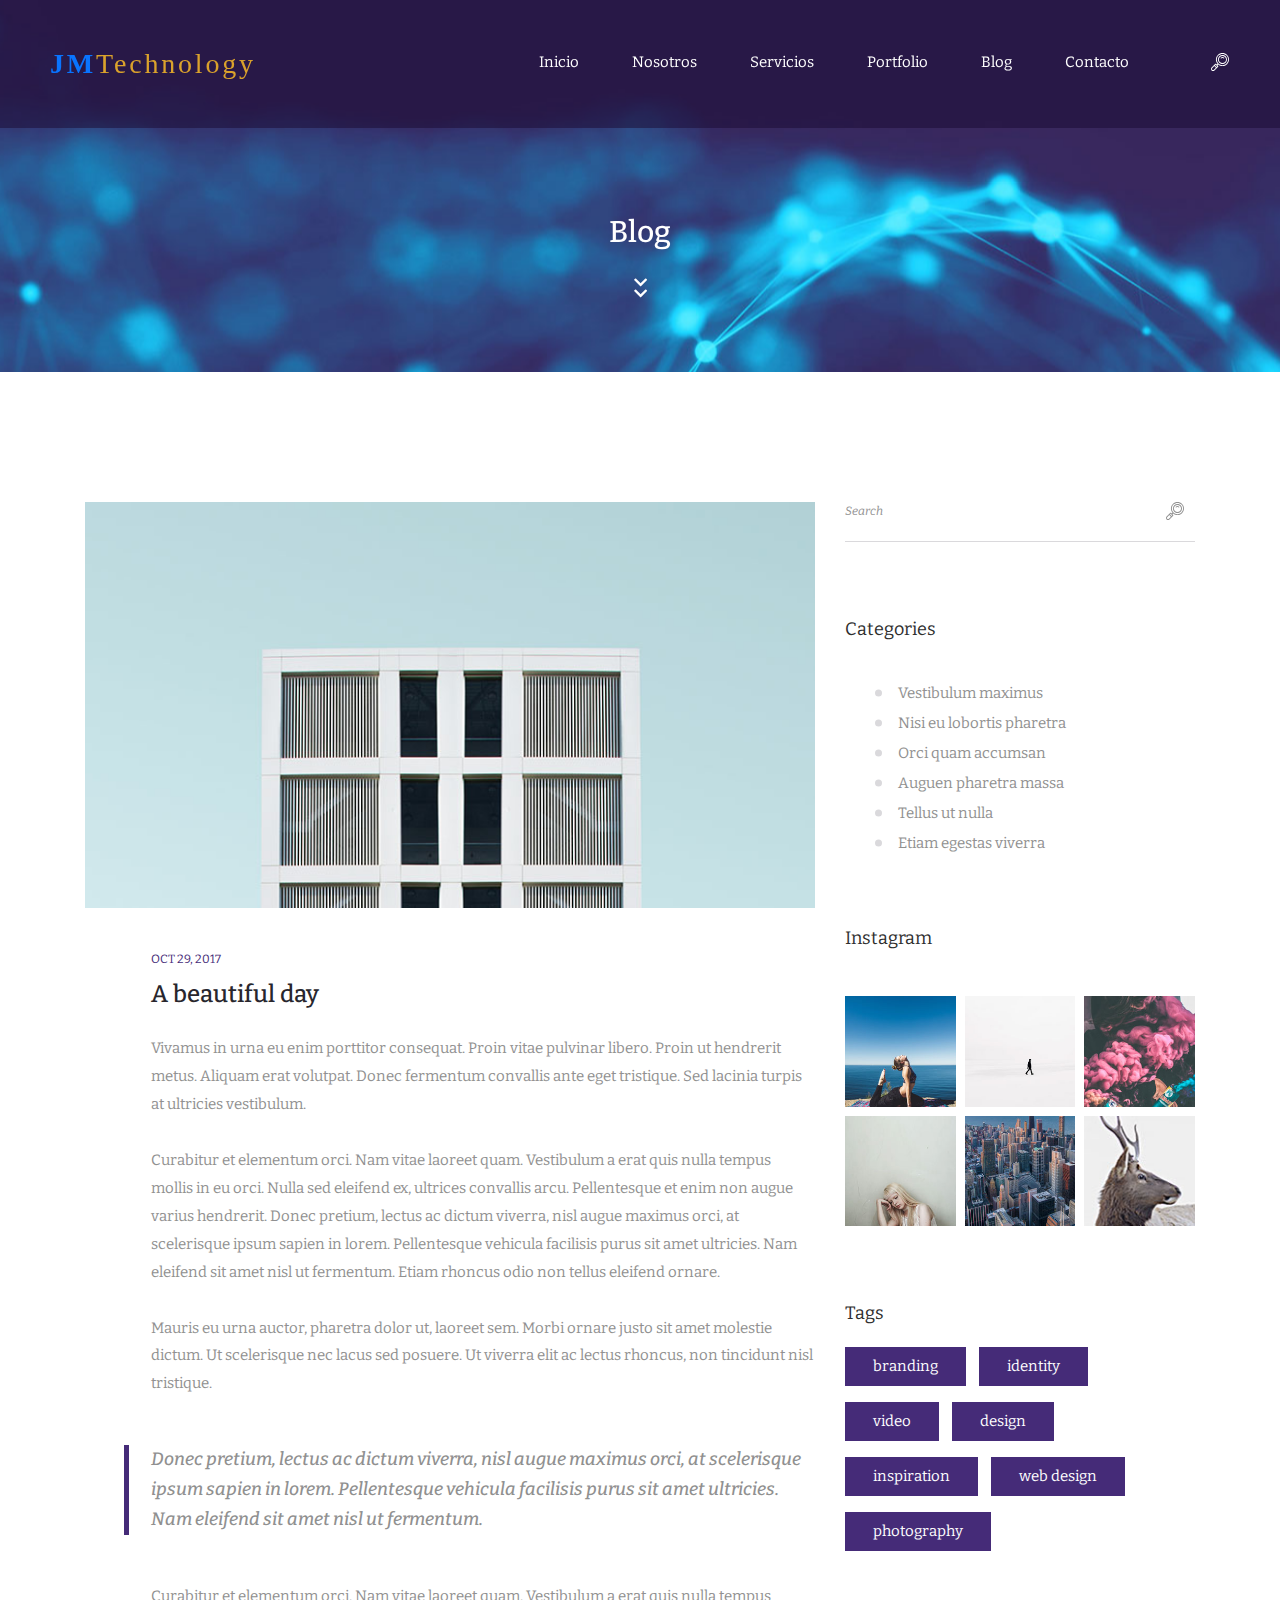
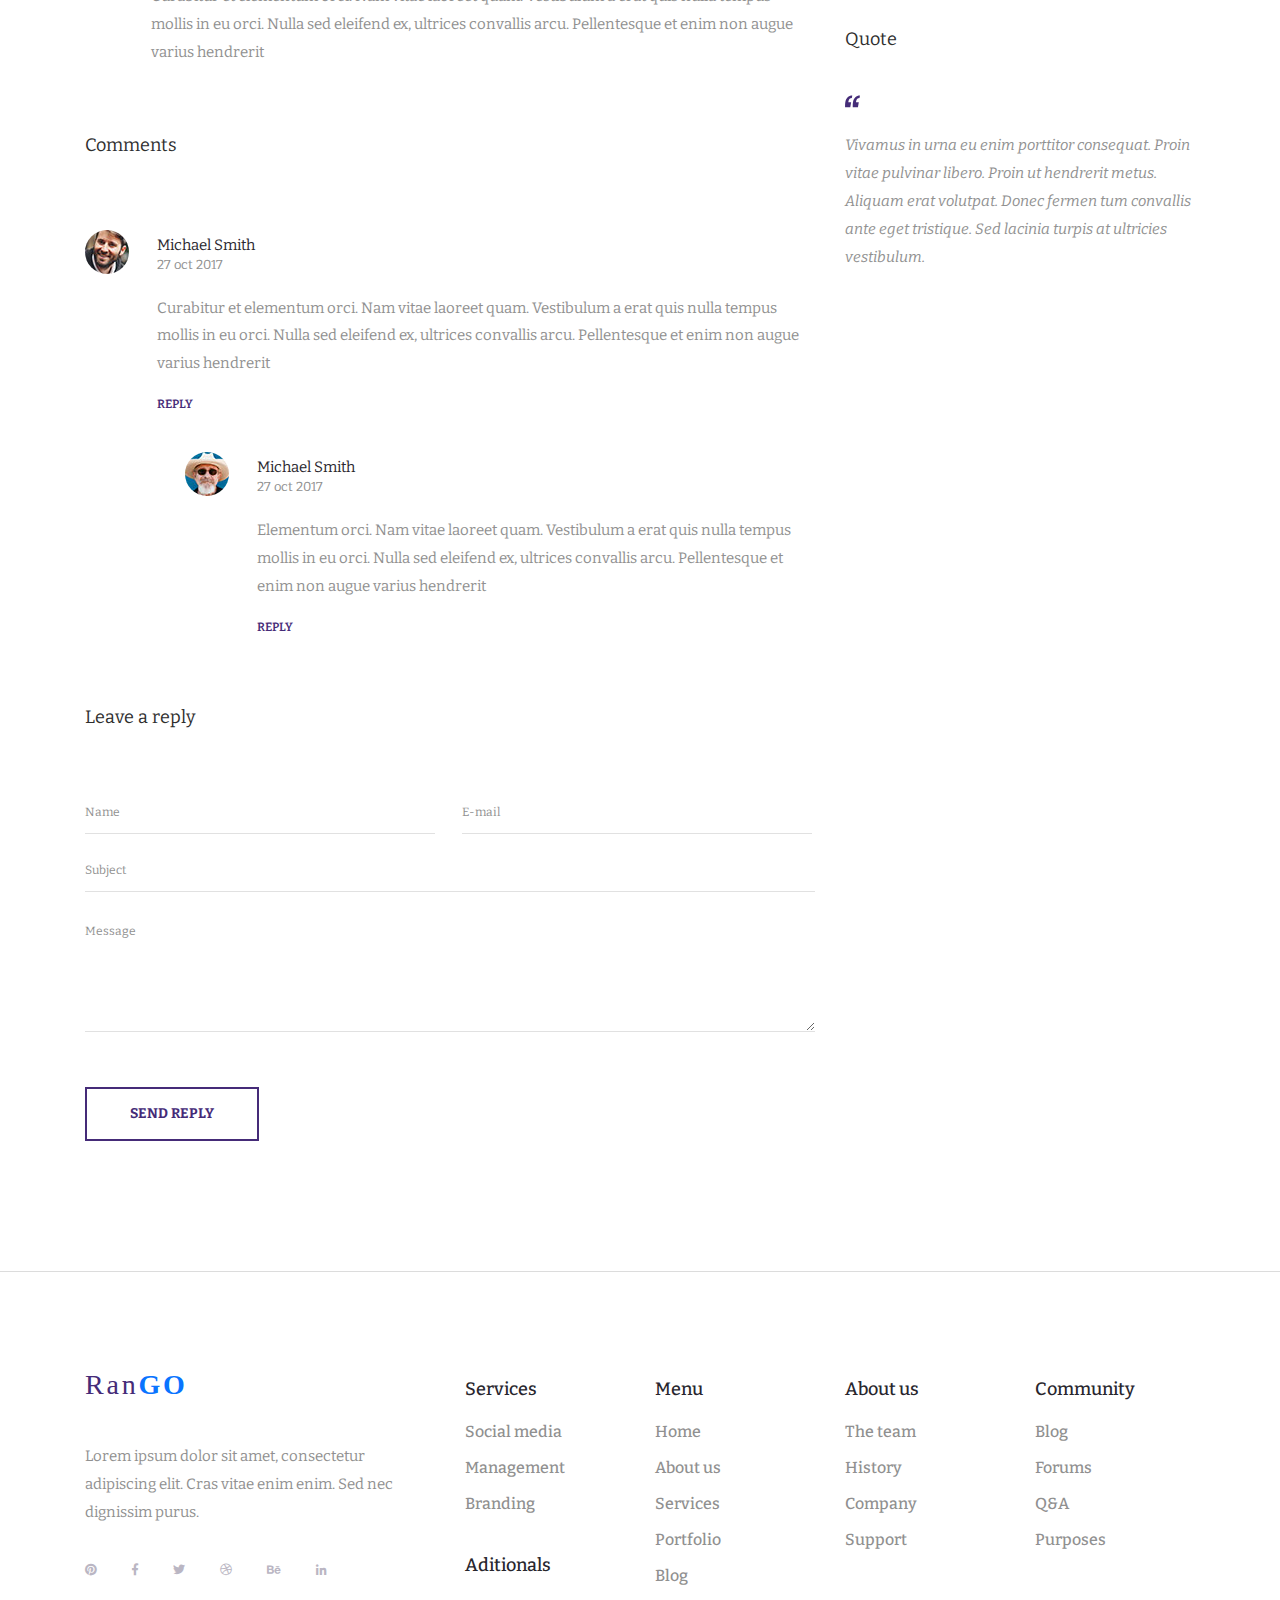
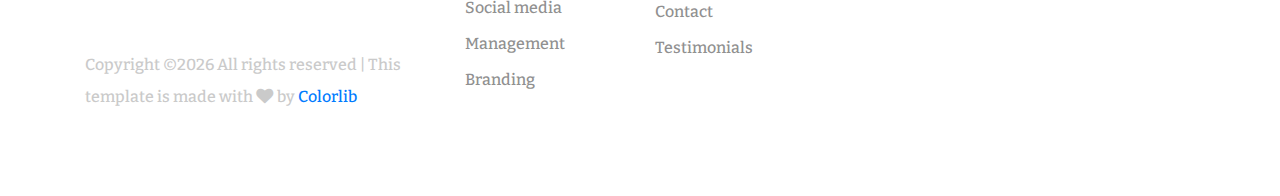
<file: blog_post.html>
<!DOCTYPE html>
<html lang="en">
<head>
<title>RanGO - Blog Post</title>
<meta charset="utf-8">
<meta http-equiv="X-UA-Compatible" content="IE=edge">
<meta name="description" content="RanGO Project">
<meta name="viewport" content="width=device-width, initial-scale=1">
<link rel="stylesheet" type="text/css" href="styles/bootstrap4/bootstrap.min.css">
<link href="plugins/fontawesome-free-5.0.1/css/fontawesome-all.css" rel="stylesheet" type="text/css">
<link href="plugins/colorbox/colorbox.css" rel="stylesheet" type="text/css">
<link rel="stylesheet" type="text/css" href="styles/blog_post_styles.css">
<link rel="stylesheet" type="text/css" href="styles/blog_post_responsive.css">
</head>

<body>

<div class="super_container">
	
	<!-- Header -->

	<header class="header d-flex flex-row justify-content-end align-items-center trans_200">
		
		<!-- Logo -->
		<div class="logo mr-auto">
			<a href="#"> <span>JM</span>Technology</a>
		</div>

		<!-- Navigation -->
		<nav class="main_nav justify-self-end text-right">
			<ul>
				<li><a href="index.html">Inicio</a></li>
				<li><a href="about.html">Nosotros</a></li>
				<li><a href="services.html">Servicios</a></li>
				<li><a href="portfolio.html">Portfolio</a></li>
				<li><a href="blog.html">Blog</a></li>
				<li><a href="contact.html">Contacto</a></li>
			</ul>
			
			<!-- Search -->
			<div class="search">
				<div class="search_content d-flex flex-column align-items-center justify-content-center">
					<div class="search_button d-flex flex-column align-items-center justify-content-center">
						<svg version="1.1" id="Layer_1" xmlns="http://www.w3.org/2000/svg" xmlns:xlink="http://www.w3.org/1999/xlink" x="0px" y="0px"
							width="18px" height="18px" viewBox="0 0 100 100" enable-background="new 0 0 100 100" xml:space="preserve">
							<g>
								<g>
									<path class="search_path" fill="#FFFFFF" d="M89.354,10.609c-14.144-14.146-37.157-14.146-51.301,0c-6.852,6.853-10.625,15.964-10.625,25.655
										c0,8.829,3.132,17.174,8.87,23.771l-4.32,4.321l-4.402-4.403c-0.482-0.482-1.137-0.754-1.819-0.754s-1.337,0.271-1.819,0.754
										L3.31,80.584c-2.148,2.147-3.331,5.004-3.331,8.042s1.183,5.895,3.331,8.042C5.457,98.817,8.313,100,11.35,100
										c3.038,0,5.894-1.184,8.041-3.331l20.627-20.631c0.482-0.482,0.753-1.137,0.753-1.819s-0.271-1.337-0.753-1.819l-4.403-4.403
										l4.322-4.322c6.795,5.902,15.28,8.855,23.766,8.855c9.289,0,18.579-3.537,25.65-10.61c6.852-6.853,10.625-15.963,10.625-25.654
										C99.979,26.573,96.205,17.462,89.354,10.609z M15.753,93.029c-1.176,1.177-2.739,1.824-4.403,1.824
										c-1.663,0-3.227-0.648-4.403-1.824c-1.176-1.176-1.823-2.74-1.823-4.403s0.647-3.228,1.824-4.403L18.458,72.71l8.805,8.807
										L15.753,93.029z M30.902,77.878l-8.805-8.807l3.659-3.66l8.806,8.808L30.902,77.878z M85.715,58.28
										c-12.137,12.14-31.886,12.14-44.023,0c-5.88-5.881-9.118-13.699-9.118-22.016c0-8.316,3.238-16.135,9.118-22.016
										c6.069-6.069,14.041-9.104,22.012-9.104c7.972,0,15.943,3.035,22.013,9.104c5.88,5.881,9.117,13.699,9.117,22.016
										S91.596,52.399,85.715,58.28z"></path>
								</g>
							</g>
							<g>
								<g>
									<path class="search_path" fill="#FFFFFF" d="M81.47,18.495c-9.797-9.798-25.736-9.798-35.533,0c-9.796,9.798-9.796,25.741,0,35.539
										c4.898,4.898,11.333,7.349,17.766,7.349c6.435,0,12.868-2.45,17.767-7.349l0,0C91.266,44.235,91.266,28.293,81.47,18.495z
										 M77.831,50.395c-7.79,7.791-20.466,7.791-28.256,0c-7.79-7.792-7.79-20.469,0-28.261c3.896-3.896,9.011-5.843,14.128-5.843
										c5.116,0,10.233,1.948,14.128,5.843C85.621,29.925,85.621,42.603,77.831,50.395z"></path>
								</g>
							</g>
							<g>
								<g>
									<path class="search_path" fill="#FFFFFF" d="M73.283,26.683c-5.282-5.283-13.877-5.283-19.16,0c-1.004,1.005-1.004,2.634,0,3.639
										c1.005,1.005,2.634,1.005,3.639,0c3.276-3.276,8.607-3.276,11.884,0c0.502,0.503,1.16,0.754,1.818,0.754
										c0.659,0,1.317-0.251,1.819-0.754C74.288,29.317,74.288,27.688,73.283,26.683z"></path>
								</g>
							</g>
						</svg>
					</div>

					<form id="search_form" class="search_form bez_1">
						<input type="search" class="search_input bez_1">
					</form>

				</div>
			</div>
		</nav>

		<!-- Hamburger -->
		<div class="hamburger_container bez_1">
			<i class="fas fa-bars trans_200"></i>
		</div>
		
	</header>

	<!-- Menu -->

	<div class="menu_container">
		<div class="menu menu_mm text-right">
			<div class="menu_close"><i class="far fa-times-circle trans_200"></i></div>
			<ul class="menu_mm">
				<li class="menu_mm"><a href="index.html">Home</a></li>
				<li class="menu_mm"><a href="about.html">About Us</a></li>
				<li class="menu_mm"><a href="services.html">Services</a></li>
				<li class="menu_mm"><a href="portfolio.html">Portfolio</a></li>
				<li class="menu_mm"><a href="blog.html">Blog</a></li>
				<li class="menu_mm"><a href="contact.html">Contact</a></li>
			</ul>
		</div>
	</div>

	<!-- Home -->

	<div class="home">
		<div class="home_background_container prlx_parent">
			<div class="home_background prlx" style="background-image:url(images/blog_background.jpg)"></div>
		</div>
		
		<div class="home_title">
			<h2>Blog</h2>
			<div class="next_section_scroll">
				<div class="next_section nav_links" data-scroll-to=".blog">
					<i class="fas fa-chevron-down trans_200"></i>
					<i class="fas fa-chevron-down trans_200"></i>
				</div>
			</div>
		</div>
	
	</div>

	<!-- Blog -->

	<div class="blog">
		
		<div class="container">
			<div class="row">
				
				<div class="col-lg-8">
					
					<!-- Blog Post -->

					<div class="blog_container">

						<!-- Image -->
						<div class="blog_post_image">
							<img src="images/blog_post.jpg" alt="https://unsplash.com/@heysupersimi">
						</div>

						<!-- Blog Post Body -->
						<div class="blog_post_body">
							<div class="blog_post_date">oct 29, 2017</div>
							<h2 class="blog_post_title">A beautiful day</h2>
							<p>Vivamus in urna eu enim porttitor consequat. Proin vitae pulvinar libero. Proin ut hendrerit metus. Aliquam erat volutpat. Donec fermentum convallis ante eget tristique. Sed lacinia turpis at ultricies vestibulum.</p>
							<p>Curabitur et elementum orci. Nam vitae laoreet quam. Vestibulum a erat quis nulla tempus mollis in eu orci. Nulla sed eleifend ex, ultrices convallis arcu. Pellentesque et enim non augue varius hendrerit. Donec pretium, lectus ac dictum viverra, nisl augue maximus orci, at scelerisque ipsum sapien in lorem. Pellentesque vehicula facilisis purus sit amet ultricies. Nam eleifend sit amet nisl ut fermentum. Etiam rhoncus odio non tellus eleifend ornare.</p>
							<p>Mauris eu urna auctor, pharetra dolor ut, laoreet sem. Morbi ornare justo sit amet molestie dictum. Ut scelerisque nec lacus sed posuere. Ut viverra elit ac lectus rhoncus, non tincidunt nisl tristique.</p>
							<div class="blog_post_highlight">
								Donec pretium, lectus ac dictum viverra, nisl augue maximus orci, at scelerisque ipsum sapien in lorem. Pellentesque vehicula facilisis purus sit amet ultricies. Nam eleifend sit amet nisl ut fermentum.
							</div>
							<p>Curabitur et elementum orci. Nam vitae laoreet quam. Vestibulum a erat quis nulla tempus mollis in eu orci. Nulla sed eleifend ex, ultrices convallis arcu. Pellentesque et enim non augue varius hendrerit</p>
						</div>

						<!-- Comments -->
						<div class="blog_post_comments">
							<div class="comments_title">Comments</div>
							<ul class="comments_container">

								<!-- Comment -->
								<li class="comment">
									<div class="comment_content clearfix">
										<div class="comment_image"><img src="images/comment_1.jpg" alt=""></div>
										<div class="comment_body">
											<div class="comment_name">Michael Smith</div>
											<div class="comment_date">27 oct 2017</div>
											<p class="comment_text">Curabitur et elementum orci. Nam vitae laoreet quam. Vestibulum a erat quis nulla tempus mollis in eu orci. Nulla sed eleifend ex, ultrices convallis arcu. Pellentesque et enim non augue varius hendrerit</p>
											<div class="comment_link">
												<a href="#">reply</a>
											</div>
										</div>
									</div>

									<ul class="children">
										<li class="comment">
											<div class="comment_content clearfix">
												<div class="comment_image"><img src="images/comment_2.jpg" alt=""></div>
												<div class="comment_body">
													<div class="comment_name">Michael Smith</div>
													<div class="comment_date">27 oct 2017</div>
													<p class="comment_text">Elementum orci. Nam vitae laoreet quam. Vestibulum a erat quis nulla tempus mollis in eu orci. Nulla sed eleifend ex, ultrices convallis arcu. Pellentesque et enim non augue varius hendrerit</p>
													<div class="comment_link">
														<a href="#">reply</a>
													</div>
												</div>
											</div>
										</li>
									</ul>
								</li>

							</ul>
						</div>

						<!-- Reply -->

						<div class="reply">
							
							<div class="reply_title">Leave a reply</div>
							<div class="reply_form_container">
								
								<!-- Reply Form -->

								<form id="reply_form" action="post">
									<div>
										<input id="reply_form_name" class="input_field reply_form_name" type="text" placeholder="Name" required="required" data-error="Name is required.">
										<input id="reply_form_email" class="input_field reply_form_email" type="email" placeholder="E-mail" required="required" data-error="Valid email is required.">
										<input id="reply_form_subject" class="input_field reply_form_subject" type="text" placeholder="Subject" required="required" data-error="Subject is required.">
										<textarea id="reply_form_message" class="text_field reply_form_message" name="message"  placeholder="Message" rows="4" required data-error="Please, write us a message."></textarea>
									</div>
									<div>
										<button id="reply_form_submit" type="submit" class="reply_submit_btn trans_300" value="Submit">
											send reply
										</button>
									</div>

								</form>

							</div>
						</div>
					</div>
					
				</div>

				<div class="col-lg-4">
					
					<!-- Sidebar -->

					<div class="sidebar">
						
						<div class="sidebar_search_container">

							<!-- Sidebar Search -->
							<form id="sidebar_search_form" class="sidebar_search_form bez_1">
								<input id="sidebar_search_input" type="search" class="sidebar_search_input bez_1" placeholder="Search">
								<button id="sidebar_search_button" type="submit" class="sidebar_search_button trans_300" value="Submit">
									<svg version="1.1" id="Layer_1" xmlns="http://www.w3.org/2000/svg" xmlns:xlink="http://www.w3.org/1999/xlink" x="0px" y="0px"
										width="18px" height="18px" viewBox="0 0 100 100" enable-background="new 0 0 100 100" xml:space="preserve">
										<g>
											<g>
												<path class="search_path" fill="#909090" d="M89.354,10.609c-14.144-14.146-37.157-14.146-51.301,0c-6.852,6.853-10.625,15.964-10.625,25.655
													c0,8.829,3.132,17.174,8.87,23.771l-4.32,4.321l-4.402-4.403c-0.482-0.482-1.137-0.754-1.819-0.754s-1.337,0.271-1.819,0.754
													L3.31,80.584c-2.148,2.147-3.331,5.004-3.331,8.042s1.183,5.895,3.331,8.042C5.457,98.817,8.313,100,11.35,100
													c3.038,0,5.894-1.184,8.041-3.331l20.627-20.631c0.482-0.482,0.753-1.137,0.753-1.819s-0.271-1.337-0.753-1.819l-4.403-4.403
													l4.322-4.322c6.795,5.902,15.28,8.855,23.766,8.855c9.289,0,18.579-3.537,25.65-10.61c6.852-6.853,10.625-15.963,10.625-25.654
													C99.979,26.573,96.205,17.462,89.354,10.609z M15.753,93.029c-1.176,1.177-2.739,1.824-4.403,1.824
													c-1.663,0-3.227-0.648-4.403-1.824c-1.176-1.176-1.823-2.74-1.823-4.403s0.647-3.228,1.824-4.403L18.458,72.71l8.805,8.807
													L15.753,93.029z M30.902,77.878l-8.805-8.807l3.659-3.66l8.806,8.808L30.902,77.878z M85.715,58.28
													c-12.137,12.14-31.886,12.14-44.023,0c-5.88-5.881-9.118-13.699-9.118-22.016c0-8.316,3.238-16.135,9.118-22.016
													c6.069-6.069,14.041-9.104,22.012-9.104c7.972,0,15.943,3.035,22.013,9.104c5.88,5.881,9.117,13.699,9.117,22.016
													S91.596,52.399,85.715,58.28z"></path>
											</g>
										</g>
										<g>
											<g>
												<path class="search_path" fill="#909090" d="M81.47,18.495c-9.797-9.798-25.736-9.798-35.533,0c-9.796,9.798-9.796,25.741,0,35.539
													c4.898,4.898,11.333,7.349,17.766,7.349c6.435,0,12.868-2.45,17.767-7.349l0,0C91.266,44.235,91.266,28.293,81.47,18.495z
													 M77.831,50.395c-7.79,7.791-20.466,7.791-28.256,0c-7.79-7.792-7.79-20.469,0-28.261c3.896-3.896,9.011-5.843,14.128-5.843
													c5.116,0,10.233,1.948,14.128,5.843C85.621,29.925,85.621,42.603,77.831,50.395z"></path>
											</g>
										</g>
										<g>
											<g>
												<path class="search_path" fill="#909090" d="M73.283,26.683c-5.282-5.283-13.877-5.283-19.16,0c-1.004,1.005-1.004,2.634,0,3.639
													c1.005,1.005,2.634,1.005,3.639,0c3.276-3.276,8.607-3.276,11.884,0c0.502,0.503,1.16,0.754,1.818,0.754
													c0.659,0,1.317-0.251,1.819-0.754C74.288,29.317,74.288,27.688,73.283,26.683z"></path>
											</g>
										</g>
									</svg>
								</button>

							</form>

						</div>
						
						<!-- Sidebar Categories -->
						<div class="sidebar_section categories_section">
							
							<div class="sidebar_section_title">Categories</div>
							<div class="sidebar_categories">
								<ul>
									<li><a href="#">Vestibulum maximus</a></li>
									<li class="active"><a href="#">Nisi eu lobortis pharetra</a></li>
									<li><a href="#">Orci quam accumsan</a></li>
									<li><a href="#">Auguen pharetra massa</a></li>
									<li><a href="#">Tellus ut nulla</a></li>
									<li><a href="#">Etiam egestas viverra</a></li>
								</ul>
							</div>
						</div>
						
						<!-- Sidebar Gallery -->
						<div class="sidebar_section gallery_section">
							
							<div class="sidebar_section_title">Instagram</div>
							<div class="gallery_container">
								<ul class="gallery_items d-flex flex-row align-items-start justify-content-between flex-wrap">
									<li class="gallery_item">
										<a class="colorbox" href="https://images.unsplash.com/photo-1463704131914-97e5aaa0e339?auto=format&fit=crop&w=720&q=80">
											<img src="images/gallery_1.jpg" alt="https://unsplash.com/@matthewkane">
										</a>
									</li>
									<li class="gallery_item">
										<a class="colorbox" href="https://images.unsplash.com/photo-1487260211189-670c54da558d?auto=format&fit=crop&w=720&q=80">
											<img src="images/gallery_2.jpg" alt="https://unsplash.com/@emileseguin">
										</a>
									</li>
									<li class="gallery_item">
										<a class="colorbox" href="https://images.unsplash.com/photo-1499763874088-6f30adc715b6?auto=format&fit=crop&w=678&q=80">
											<img src="images/gallery_3.jpg" alt="https://unsplash.com/@naveenprajapat">
										</a>
									</li>
									<li class="gallery_item">
										<a class="colorbox" href="https://images.unsplash.com/photo-1507915600431-5292809c5ab7?auto=format&fit=crop&w=720&q=80">
											<img src="images/gallery_4.jpg" alt="https://unsplash.com/@saaout">
										</a>
									</li>
									<li class="gallery_item">
										<a class="colorbox" href="https://images.unsplash.com/photo-1477959858617-67f85cf4f1df?auto=format&fit=crop&w=720&q=80">
											<img src="images/gallery_5.jpg" alt="">
										</a>
									</li>
									<li class="gallery_item">
										<a class="colorbox" href="https://images.unsplash.com/photo-1493847242172-d46053a1f671?auto=format&fit=crop&w=720&q=80">
											<img src="images/gallery_6.jpg" alt="https://unsplash.com/@joeypilgrim">
										</a>
									</li>
								</ul>
							</div>
						</div>

						<!-- Sidebar Tags -->

						<div class="sidebar_section tags_section">

							<div class="sidebar_section_title">Tags</div>
							
							<div class="tags_container d-flex flex-row flex-wrap">
								<div class="tag_item"><a href="#">branding</a></div>
								<div class="tag_item"><a href="#">identity</a></div>
								<div class="tag_item"><a href="#">video</a></div>
								<div class="tag_item"><a href="#">design</a></div>
								<div class="tag_item"><a href="#">inspiration</a></div>
								<div class="tag_item"><a href="#">web design</a></div>
								<div class="tag_item"><a href="#">photography</a></div>
							</div>
						</div>

						<!-- Sidebar Quote -->

						<div class="sidebar_section quote_section">
							
							<div class="sidebar_section_title">Quote</div>
							<div class="quote_quote"><img src="images/quote.svg" alt=""></div>
							<p class="quote_text">Vivamus in urna eu enim porttitor consequat. Proin vitae pulvinar libero. Proin ut hendrerit metus. Aliquam erat volutpat. Donec fermen tum convallis ante eget tristique. Sed lacinia turpis at ultricies vestibulum.</p>
						</div>

					</div>
				</div>
			</div>
		</div>
		
	</div>

	<!-- Footer -->

	<footer class="footer">
		<div class="container">
			<div class="row">
				
				<div class="col-lg-4">

					<!-- Footer Intro -->
					<div class="footer_intro">

						<!-- Logo -->
						<div class="logo footer_logo">
							<a href="#">Ran<span>go</span></a>
						</div>

						<p>Lorem ipsum dolor sit amet, consectetur adipiscing elit. Cras vitae enim enim. Sed nec dignissim purus.</p>
						
						<!-- Social -->
						<div class="footer_social">
							<ul>
								<li><a href="#"><i class="fab fa-pinterest"></i></a></li>
								<li><a href="#"><i class="fab fa-facebook-f"></i></a></li>
								<li><a href="#"><i class="fab fa-twitter"></i></a></li>
								<li><a href="#"><i class="fab fa-dribbble"></i></a></li>
								<li><a href="#"><i class="fab fa-behance"></i></a></li>
								<li><a href="#"><i class="fab fa-linkedin-in"></i></a></li>
							</ul>
						</div>
						
						<!-- Copyright -->
						<div class="footer_cr"><!-- Link back to Colorlib can't be removed. Template is licensed under CC BY 3.0. -->
Copyright &copy;<script>document.write(new Date().getFullYear());</script> All rights reserved | This template is made with <i class="fa fa-heart" aria-hidden="true"></i> by <a href="https://colorlib.com" target="_blank">Colorlib</a>
<!-- Link back to Colorlib can't be removed. Template is licensed under CC BY 3.0. --></div>

					</div>

				</div>
				
				<!-- Footer Services -->
				<div class="col-lg-2">

					<div class="footer_col">
						<div class="footer_col_title">Services</div>
						<ul>
							<li><a href="#">Social media</a></li>
							<li><a href="#">Management</a></li>
							<li><a href="#">Branding</a></li>
						</ul>
					</div>
					
					<div class="footer_col">
						<div class="footer_col_title">Aditionals</div>
						<ul>
							<li><a href="#">Social media</a></li>
							<li><a href="#">Management</a></li>
							<li><a href="#">Branding</a></li>
						</ul>
					</div>

				</div>

				<!-- Footer Menu -->
				<div class="col-lg-2">

					<div class="footer_col">
						<div class="footer_col_title">Menu</div>
						<ul>
							<li><a href="index.html">Home</a></li>
							<li><a href="about.html">About us</a></li>
							<li><a href="services.html">Services</a></li>
							<li><a href="portfolio.html">Portfolio</a></li>
							<li><a href="blog.html">Blog</a></li>
							<li><a href="contact.html">Contact</a></li>
							<li><a href="#">Testimonials</a></li>
						</ul>
					</div>

				</div>

				<!-- Footer About -->
				<div class="col-lg-2">

					<div class="footer_col">
						<div class="footer_col_title">About us</div>
						<ul>
							<li><a href="#">The team</a></li>
							<li><a href="#">History</a></li>
							<li><a href="#">Company</a></li>
							<li><a href="#">Support</a></li>
						</ul>
					</div>

				</div>

				<!-- Footer Community -->
				<div class="col-lg-2">

					<div class="footer_col">
						<div class="footer_col_title">Community</div>
						<ul>
							<li><a href="#">Blog</a></li>
							<li><a href="#">Forums</a></li>
							<li><a href="#">Q&A</a></li>
							<li><a href="#">Purposes</a></li>
						</ul>
					</div>

				</div>

			</div>

			<div class="row">
				<div class="col">
					<!-- Copyright -->
					<div class="footer_cr_2">2017 All rights reserved</div>
				</div>
			</div>
		</div>
	</footer>

</div>

<script src="js/jquery-3.2.1.min.js"></script>
<script src="styles/bootstrap4/popper.js"></script>
<script src="styles/bootstrap4/bootstrap.min.js"></script>
<script src="plugins/greensock/TweenMax.min.js"></script>
<script src="plugins/greensock/TimelineMax.min.js"></script>
<script src="plugins/scrollmagic/ScrollMagic.min.js"></script>
<script src="plugins/greensock/animation.gsap.min.js"></script>
<script src="plugins/greensock/ScrollToPlugin.min.js"></script>
<script src="plugins/colorbox/jquery.colorbox-min.js"></script>
<script src="plugins/scrollTo/jquery.scrollTo.min.js"></script>
<script src="plugins/easing/easing.js"></script>
<script src="js/blog_post_custom.js"></script>
</body>

</html>
</file>
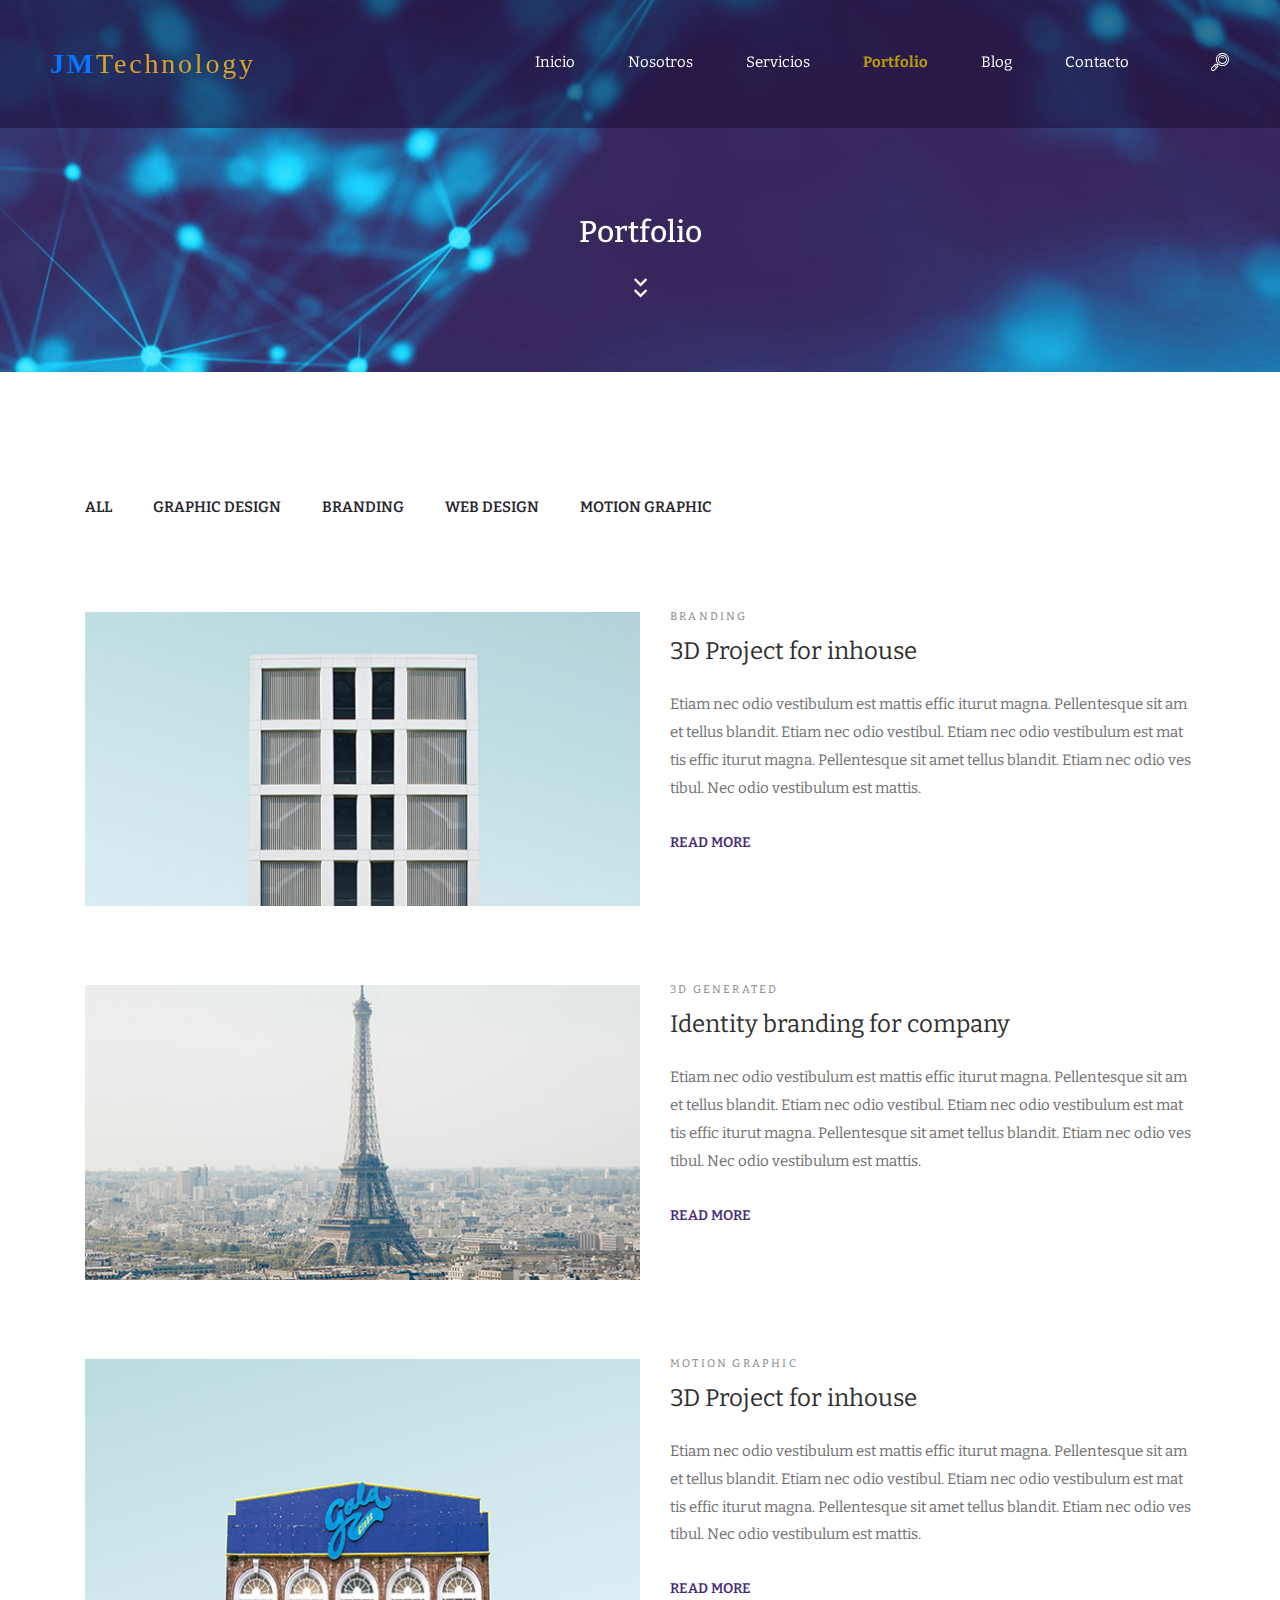
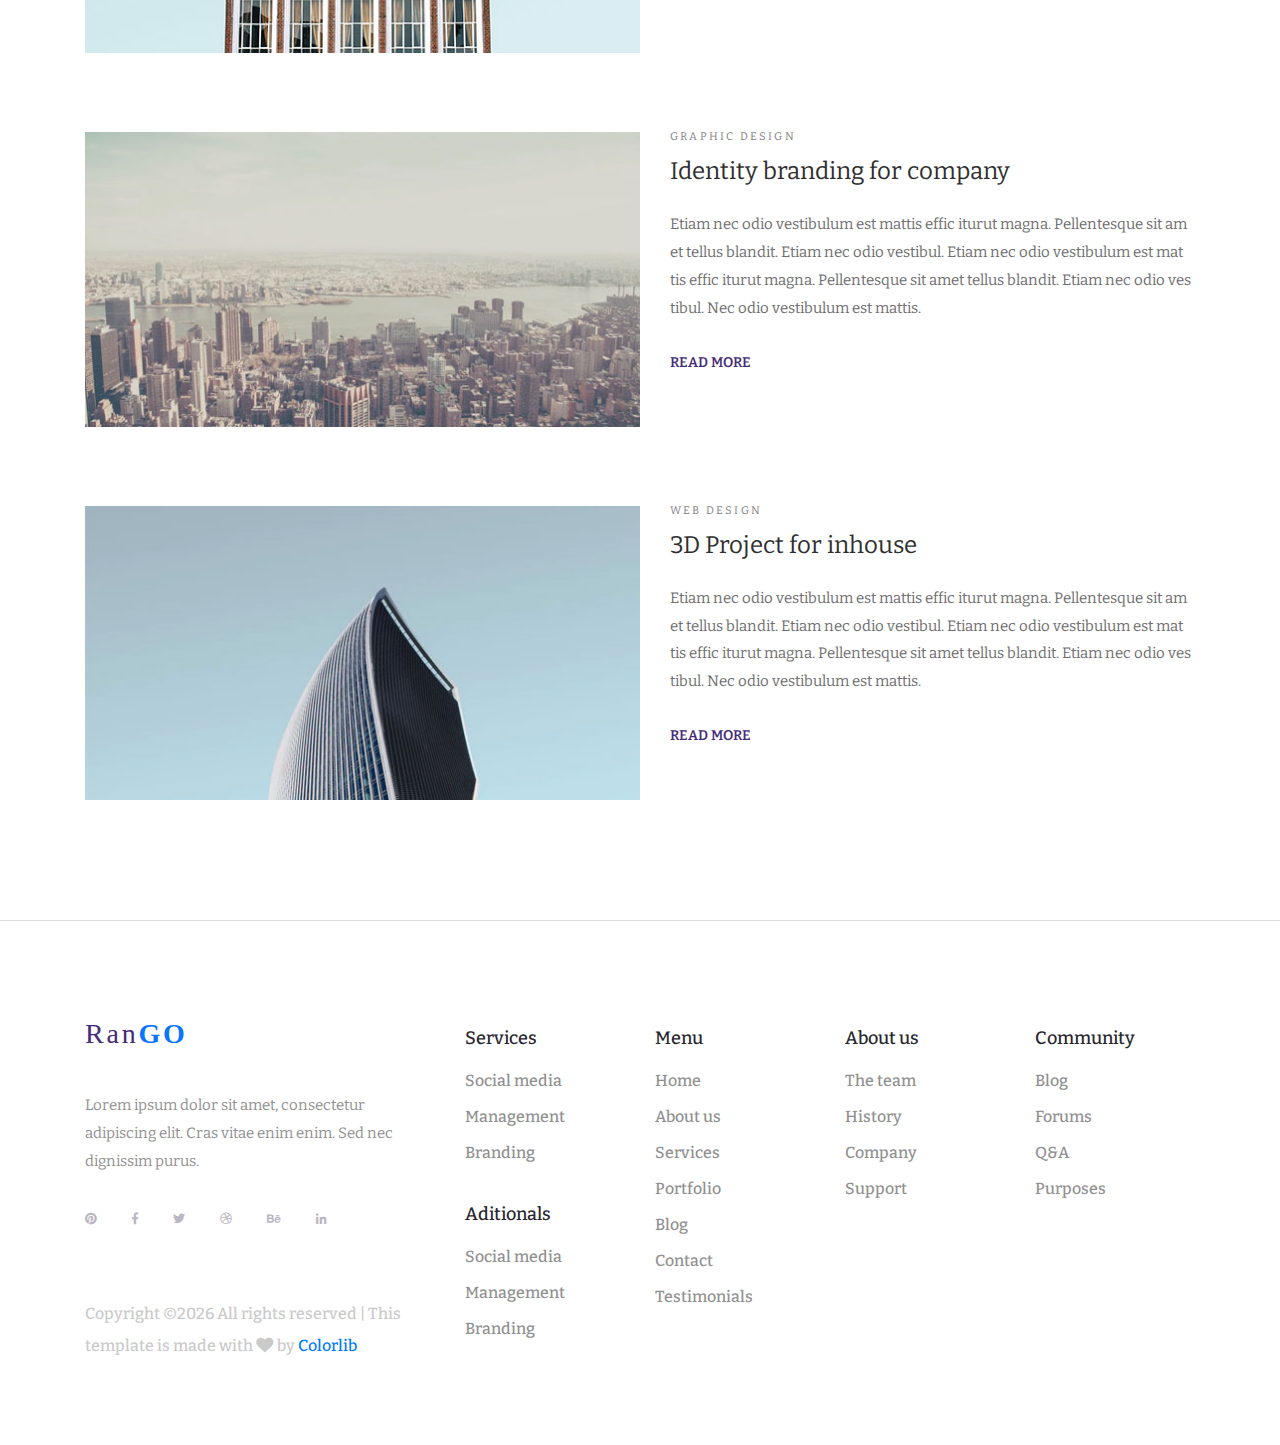
<file: portfolio.html>
<!DOCTYPE html>
<html lang="en">
<head>
<title>RanGO - Portfolio</title>
<meta charset="utf-8">
<meta http-equiv="X-UA-Compatible" content="IE=edge">
<meta name="description" content="RanGO Project">
<meta name="viewport" content="width=device-width, initial-scale=1">
<link rel="stylesheet" type="text/css" href="styles/bootstrap4/bootstrap.min.css">
<link href="plugins/fontawesome-free-5.0.1/css/fontawesome-all.css" rel="stylesheet" type="text/css">
<link rel="stylesheet" type="text/css" href="styles/portfolio_styles.css">
<link rel="stylesheet" type="text/css" href="styles/portfolio_responsive.css">
</head>

<body>

<div class="super_container">
	
	<!-- Header -->

	<header class="header d-flex flex-row justify-content-end align-items-center trans_200">
		
		<!-- Logo -->
		<div class="logo mr-auto">
			<a href="#"> <span>JM</span>Technology</a>
		</div>

		<!-- Navigation -->
		<nav class="main_nav justify-self-end text-right">
			<ul>
				<li><a href="index.html">Inicio</a></li>
				<li><a href="about.html">Nosotros</a></li>
				<li><a href="services.html">Servicios</a></li>
				<li class="active"><a href="#">Portfolio</a></li>
				<li><a href="blog.html">Blog</a></li>
				<li><a href="contact.html">Contacto</a></li>
			</ul>
			
			<!-- Search -->
			<div class="search">
				<div class="search_content d-flex flex-column align-items-center justify-content-center">
					<div class="search_button d-flex flex-column align-items-center justify-content-center">
						<svg version="1.1" id="Layer_1" xmlns="http://www.w3.org/2000/svg" xmlns:xlink="http://www.w3.org/1999/xlink" x="0px" y="0px"
							width="18px" height="18px" viewBox="0 0 100 100" enable-background="new 0 0 100 100" xml:space="preserve">
							<g>
								<g>
									<path class="search_path" fill="#FFFFFF" d="M89.354,10.609c-14.144-14.146-37.157-14.146-51.301,0c-6.852,6.853-10.625,15.964-10.625,25.655
										c0,8.829,3.132,17.174,8.87,23.771l-4.32,4.321l-4.402-4.403c-0.482-0.482-1.137-0.754-1.819-0.754s-1.337,0.271-1.819,0.754
										L3.31,80.584c-2.148,2.147-3.331,5.004-3.331,8.042s1.183,5.895,3.331,8.042C5.457,98.817,8.313,100,11.35,100
										c3.038,0,5.894-1.184,8.041-3.331l20.627-20.631c0.482-0.482,0.753-1.137,0.753-1.819s-0.271-1.337-0.753-1.819l-4.403-4.403
										l4.322-4.322c6.795,5.902,15.28,8.855,23.766,8.855c9.289,0,18.579-3.537,25.65-10.61c6.852-6.853,10.625-15.963,10.625-25.654
										C99.979,26.573,96.205,17.462,89.354,10.609z M15.753,93.029c-1.176,1.177-2.739,1.824-4.403,1.824
										c-1.663,0-3.227-0.648-4.403-1.824c-1.176-1.176-1.823-2.74-1.823-4.403s0.647-3.228,1.824-4.403L18.458,72.71l8.805,8.807
										L15.753,93.029z M30.902,77.878l-8.805-8.807l3.659-3.66l8.806,8.808L30.902,77.878z M85.715,58.28
										c-12.137,12.14-31.886,12.14-44.023,0c-5.88-5.881-9.118-13.699-9.118-22.016c0-8.316,3.238-16.135,9.118-22.016
										c6.069-6.069,14.041-9.104,22.012-9.104c7.972,0,15.943,3.035,22.013,9.104c5.88,5.881,9.117,13.699,9.117,22.016
										S91.596,52.399,85.715,58.28z"></path>
								</g>
							</g>
							<g>
								<g>
									<path class="search_path" fill="#FFFFFF" d="M81.47,18.495c-9.797-9.798-25.736-9.798-35.533,0c-9.796,9.798-9.796,25.741,0,35.539
										c4.898,4.898,11.333,7.349,17.766,7.349c6.435,0,12.868-2.45,17.767-7.349l0,0C91.266,44.235,91.266,28.293,81.47,18.495z
										 M77.831,50.395c-7.79,7.791-20.466,7.791-28.256,0c-7.79-7.792-7.79-20.469,0-28.261c3.896-3.896,9.011-5.843,14.128-5.843
										c5.116,0,10.233,1.948,14.128,5.843C85.621,29.925,85.621,42.603,77.831,50.395z"></path>
								</g>
							</g>
							<g>
								<g>
									<path class="search_path" fill="#FFFFFF" d="M73.283,26.683c-5.282-5.283-13.877-5.283-19.16,0c-1.004,1.005-1.004,2.634,0,3.639
										c1.005,1.005,2.634,1.005,3.639,0c3.276-3.276,8.607-3.276,11.884,0c0.502,0.503,1.16,0.754,1.818,0.754
										c0.659,0,1.317-0.251,1.819-0.754C74.288,29.317,74.288,27.688,73.283,26.683z"></path>
								</g>
							</g>
						</svg>
					</div>

					<form id="search_form" class="search_form bez_1">
						<input type="search" class="search_input bez_1">
					</form>

				</div>
			</div>
		</nav>

		<!-- Hamburger -->
		<div class="hamburger_container bez_1">
			<i class="fas fa-bars trans_200"></i>
		</div>
		
	</header>

	<!-- Menu -->

	<div class="menu_container">
		<div class="menu menu_mm text-right">
			<div class="menu_close"><i class="far fa-times-circle trans_200"></i></div>
			<ul class="menu_mm">
				<li class="menu_mm"><a href="index.html">Home</a></li>
				<li class="menu_mm"><a href="about.html">About Us</a></li>
				<li class="menu_mm"><a href="services.html">Services</a></li>
				<li class="menu_mm active"><a href="portfolio.html">Portfolio</a></li>
				<li class="menu_mm"><a href="blog.html">Blog</a></li>
				<li class="menu_mm"><a href="contact.html">Contact</a></li>
			</ul>
		</div>
	</div>

	<!-- Home -->

	<div class="home">
		<div class="home_background_container prlx_parent">
			<div class="home_background prlx" style="background-image:url(images/portfolio_background.jpg)"></div>
		</div>
		
		<div class="home_title">
			<h2>Portfolio</h2>
			<div class="next_section_scroll">
				<div class="next_section nav_links" data-scroll-to=".portfolio">
					<i class="fas fa-chevron-down trans_200"></i>
					<i class="fas fa-chevron-down trans_200"></i>
				</div>
			</div>
		</div>
	
	</div>

	<!-- Portfolio -->

	<div class="portfolio">
		
		<div class="container">
			<div class="row">
				
				<div class="col">
					<div class="portfolio_categories button-group filters-button-group">
						<ul>
							<li class="portfolio_category active is-checked" data-filter="*">all</li>
							<li class="portfolio_category" data-filter=".graphic_design">graphic design</li>
							<li class="portfolio_category" data-filter=".branding">branding</li>
							<li class="portfolio_category" data-filter=".web_design">web design</li>
							<li class="portfolio_category" data-filter=".motion_graphic">motion graphic</li>
						</ul>
					</div>
				</div>

			</div>

			<div class="row">
				<div class="col">
					
					<div class="portfolio_items product-grid">

						<!-- Portfolio Item -->
						<div class="card branding">
							<div class="card_image">
								<img class="card-img-top" src="images/portfolio_1.jpg" alt="image by https://unsplash.com/@heysupersimi">
							</div>
							
							<div class="card-body">
								<div class="card-header">branding</div>
								<div class="card-title">3D Project for inhouse</div>
								<div class="card-text">Etiam nec odio vestibulum est mattis effic iturut magna. Pellentesque sit am et tellus blandit. Etiam nec odio vestibul. Etiam nec odio vestibulum est mat tis effic iturut magna. Pellentesque sit amet tellus blandit. Etiam nec odio ves tibul.  Nec odio vestibulum est mattis.</div>
								<div class="card-link"><a href="portfolio_item.html">read more</a></div>
							</div>
						</div>

						<!-- Portfolio Item -->
						<div class="card 3d_generated">
							<div class="card_image">
								<img class="card-img-top" src="images/portfolio_2.jpg" alt="image by https://unsplash.com/@anthonydelanoix">
							</div>
							
							<div class="card-body">
								<div class="card-header">3d generated</div>
								<div class="card-title">Identity branding for company</div>
								<div class="card-text">Etiam nec odio vestibulum est mattis effic iturut magna. Pellentesque sit am et tellus blandit. Etiam nec odio vestibul. Etiam nec odio vestibulum est mat tis effic iturut magna. Pellentesque sit amet tellus blandit. Etiam nec odio ves tibul.  Nec odio vestibulum est mattis.</div>
								<div class="card-link"><a href="portfolio_item.html">read more</a></div>
							</div>
						</div>

						<!-- Portfolio Item -->
						<div class="card motion_graphic">
							<div class="card_image">
								<img class="card-img-top" src="images/portfolio_3.jpg" alt="image by https://unsplash.com/@heysupersimi">
							</div>
							
							<div class="card-body">
								<div class="card-header">motion graphic</div>
								<div class="card-title">3D Project for inhouse</div>
								<div class="card-text">Etiam nec odio vestibulum est mattis effic iturut magna. Pellentesque sit am et tellus blandit. Etiam nec odio vestibul. Etiam nec odio vestibulum est mat tis effic iturut magna. Pellentesque sit amet tellus blandit. Etiam nec odio ves tibul.  Nec odio vestibulum est mattis.</div>
								<div class="card-link"><a href="portfolio_item.html">read more</a></div>
							</div>
						</div>

						<!-- Portfolio Item -->
						<div class="card graphic_design">
							<div class="card_image">
								<img class="card-img-top" src="images/portfolio_4.jpg" alt="image by https://unsplash.com/@anthonydelanoix">
							</div>
							
							<div class="card-body">
								<div class="card-header">graphic design</div>
								<div class="card-title">Identity branding for company</div>
								<div class="card-text">Etiam nec odio vestibulum est mattis effic iturut magna. Pellentesque sit am et tellus blandit. Etiam nec odio vestibul. Etiam nec odio vestibulum est mat tis effic iturut magna. Pellentesque sit amet tellus blandit. Etiam nec odio ves tibul.  Nec odio vestibulum est mattis.</div>
								<div class="card-link"><a href="portfolio_item.html">read more</a></div>
							</div>
						</div>

						<!-- Portfolio Item -->
						<div class="card web_design">
							<div class="card_image">
								<img class="card-img-top" src="images/portfolio_5.jpg" alt="image by https://unsplash.com/@heysupersimi">
							</div>
							
							<div class="card-body">
								<div class="card-header">web design</div>
								<div class="card-title">3D Project for inhouse</div>
								<div class="card-text">Etiam nec odio vestibulum est mattis effic iturut magna. Pellentesque sit am et tellus blandit. Etiam nec odio vestibul. Etiam nec odio vestibulum est mat tis effic iturut magna. Pellentesque sit amet tellus blandit. Etiam nec odio ves tibul.  Nec odio vestibulum est mattis.</div>
								<div class="card-link"><a href="portfolio_item.html">read more</a></div>
							</div>
						</div>

					</div>
						
				</div>
			</div>
		</div>
	</div>

	<!-- Footer -->

	<footer class="footer">
		<div class="container">
			<div class="row">
				
				<div class="col-lg-4">

					<!-- Footer Intro -->
					<div class="footer_intro">

						<!-- Logo -->
						<div class="logo footer_logo">
							<a href="#">Ran<span>go</span></a>
						</div>

						<p>Lorem ipsum dolor sit amet, consectetur adipiscing elit. Cras vitae enim enim. Sed nec dignissim purus.</p>
						
						<!-- Social -->
						<div class="footer_social">
							<ul>
								<li><a href="#"><i class="fab fa-pinterest"></i></a></li>
								<li><a href="#"><i class="fab fa-facebook-f"></i></a></li>
								<li><a href="#"><i class="fab fa-twitter"></i></a></li>
								<li><a href="#"><i class="fab fa-dribbble"></i></a></li>
								<li><a href="#"><i class="fab fa-behance"></i></a></li>
								<li><a href="#"><i class="fab fa-linkedin-in"></i></a></li>
							</ul>
						</div>
						
						<!-- Copyright -->
						<div class="footer_cr"><!-- Link back to Colorlib can't be removed. Template is licensed under CC BY 3.0. -->
Copyright &copy;<script>document.write(new Date().getFullYear());</script> All rights reserved | This template is made with <i class="fa fa-heart" aria-hidden="true"></i> by <a href="https://colorlib.com" target="_blank">Colorlib</a>
<!-- Link back to Colorlib can't be removed. Template is licensed under CC BY 3.0. --></div>

					</div>

				</div>
				
				<!-- Footer Services -->
				<div class="col-lg-2">

					<div class="footer_col">
						<div class="footer_col_title">Services</div>
						<ul>
							<li><a href="#">Social media</a></li>
							<li><a href="#">Management</a></li>
							<li><a href="#">Branding</a></li>
						</ul>
					</div>
					
					<div class="footer_col">
						<div class="footer_col_title">Aditionals</div>
						<ul>
							<li><a href="#">Social media</a></li>
							<li><a href="#">Management</a></li>
							<li><a href="#">Branding</a></li>
						</ul>
					</div>

				</div>

				<!-- Footer Menu -->
				<div class="col-lg-2">

					<div class="footer_col">
						<div class="footer_col_title">Menu</div>
						<ul>
							<li><a href="index.html">Home</a></li>
							<li><a href="about.html">About us</a></li>
							<li><a href="services.html">Services</a></li>
							<li><a href="#">Portfolio</a></li>
							<li><a href="blog.html">Blog</a></li>
							<li><a href="contact.html">Contact</a></li>
							<li><a href="#">Testimonials</a></li>
						</ul>
					</div>

				</div>

				<!-- Footer About -->
				<div class="col-lg-2">

					<div class="footer_col">
						<div class="footer_col_title">About us</div>
						<ul>
							<li><a href="#">The team</a></li>
							<li><a href="#">History</a></li>
							<li><a href="#">Company</a></li>
							<li><a href="#">Support</a></li>
						</ul>
					</div>

				</div>

				<!-- Footer Community -->
				<div class="col-lg-2">

					<div class="footer_col">
						<div class="footer_col_title">Community</div>
						<ul>
							<li><a href="#">Blog</a></li>
							<li><a href="#">Forums</a></li>
							<li><a href="#">Q&A</a></li>
							<li><a href="#">Purposes</a></li>
						</ul>
					</div>

				</div>

			</div>

			<div class="row">
				<div class="col">
					<!-- Copyright -->
					<div class="footer_cr_2">2017 All rights reserved</div>
				</div>
			</div>
		</div>
	</footer>

</div>

<script src="js/jquery-3.2.1.min.js"></script>
<script src="styles/bootstrap4/popper.js"></script>
<script src="styles/bootstrap4/bootstrap.min.js"></script>
<script src="plugins/greensock/TweenMax.min.js"></script>
<script src="plugins/greensock/TimelineMax.min.js"></script>
<script src="plugins/scrollmagic/ScrollMagic.min.js"></script>
<script src="plugins/greensock/animation.gsap.min.js"></script>
<script src="plugins/greensock/ScrollToPlugin.min.js"></script>
<script src="plugins/Isotope/isotope.pkgd.min.js"></script>
<script src="plugins/scrollTo/jquery.scrollTo.min.js"></script>
<script src="plugins/easing/easing.js"></script>
<script src="js/portfolio_custom.js"></script>
</body>

</html>
</file>
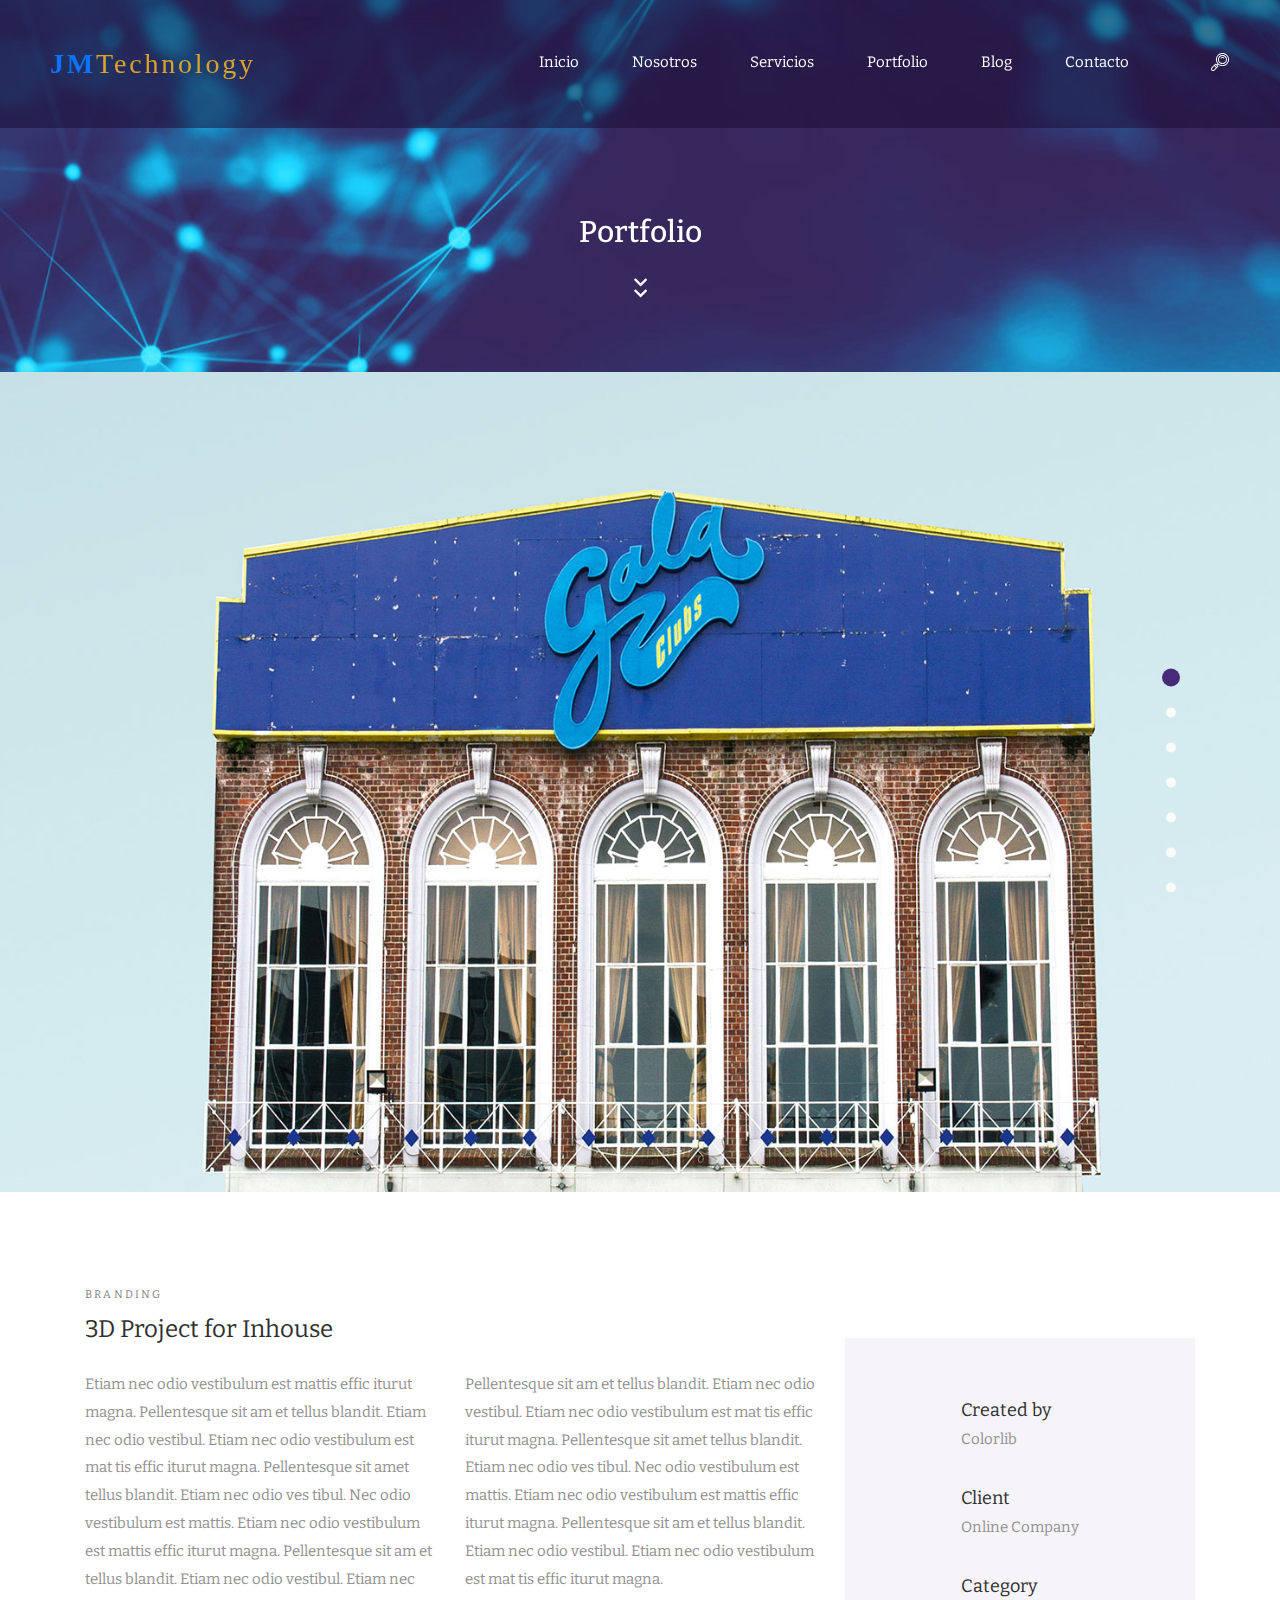
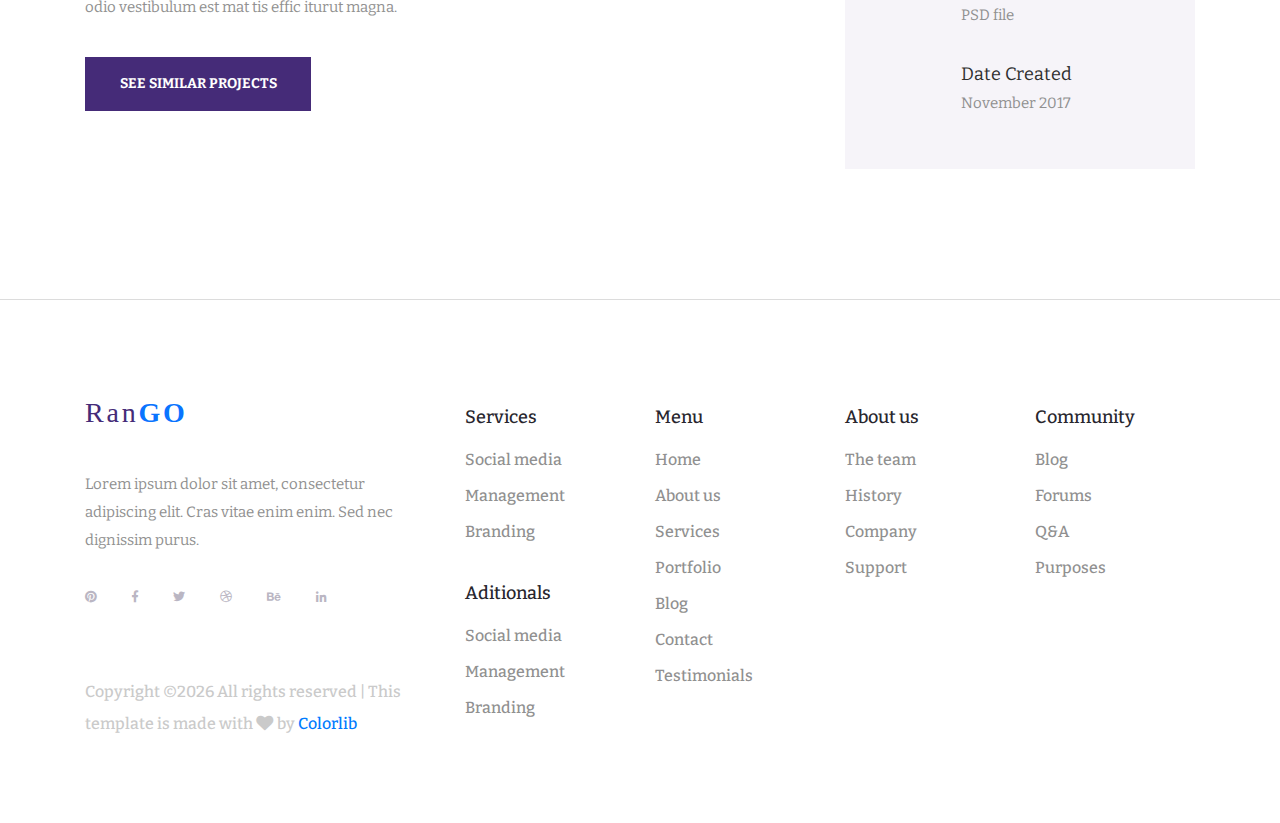
<file: portfolio_item.html>
<!DOCTYPE html>
<html lang="en">
<head>
<title>RanGO - Portfolio Item</title>
<meta charset="utf-8">
<meta http-equiv="X-UA-Compatible" content="IE=edge">
<meta name="description" content="RanGO Project">
<meta name="viewport" content="width=device-width, initial-scale=1">
<link rel="stylesheet" type="text/css" href="styles/bootstrap4/bootstrap.min.css">
<link href="plugins/fontawesome-free-5.0.1/css/fontawesome-all.css" rel="stylesheet" type="text/css">
<link rel="stylesheet" type="text/css" href="plugins/OwlCarousel2-2.2.1/owl.carousel.css">
<link rel="stylesheet" type="text/css" href="plugins/OwlCarousel2-2.2.1/owl.theme.default.css">
<link rel="stylesheet" type="text/css" href="plugins/OwlCarousel2-2.2.1/animate.css">
<link rel="stylesheet" type="text/css" href="plugins/slick-1.8.0/slick.css">
<link rel="stylesheet" type="text/css" href="styles/portfolio_item_styles.css">
<link rel="stylesheet" type="text/css" href="styles/portfolio_item_responsive.css">
</head>

<body>

<div class="super_container">
	
	<!-- Header -->

	<header class="header d-flex flex-row justify-content-end align-items-center trans_200">
		
		<!-- Logo -->
		<div class="logo mr-auto">
			<a href="#"> <span>JM</span>Technology</a>
		</div>

		<!-- Navigation -->
		<nav class="main_nav justify-self-end text-right">
			<ul>
				<li><a href="index.html">Inicio</a></li>
				<li><a href="about.html">Nosotros</a></li>
				<li><a href="services.html">Servicios</a></li>
				<li><a href="portfolio.html">Portfolio</a></li>
				<li><a href="blog.html">Blog</a></li>
				<li><a href="contact.html">Contacto</a></li>
			</ul>
			
			<!-- Search -->
			<div class="search">
				<div class="search_content d-flex flex-column align-items-center justify-content-center">
					<div class="search_button d-flex flex-column align-items-center justify-content-center">
						<svg version="1.1" id="Layer_1" xmlns="http://www.w3.org/2000/svg" xmlns:xlink="http://www.w3.org/1999/xlink" x="0px" y="0px"
							width="18px" height="18px" viewBox="0 0 100 100" enable-background="new 0 0 100 100" xml:space="preserve">
							<g>
								<g>
									<path class="search_path" fill="#FFFFFF" d="M89.354,10.609c-14.144-14.146-37.157-14.146-51.301,0c-6.852,6.853-10.625,15.964-10.625,25.655
										c0,8.829,3.132,17.174,8.87,23.771l-4.32,4.321l-4.402-4.403c-0.482-0.482-1.137-0.754-1.819-0.754s-1.337,0.271-1.819,0.754
										L3.31,80.584c-2.148,2.147-3.331,5.004-3.331,8.042s1.183,5.895,3.331,8.042C5.457,98.817,8.313,100,11.35,100
										c3.038,0,5.894-1.184,8.041-3.331l20.627-20.631c0.482-0.482,0.753-1.137,0.753-1.819s-0.271-1.337-0.753-1.819l-4.403-4.403
										l4.322-4.322c6.795,5.902,15.28,8.855,23.766,8.855c9.289,0,18.579-3.537,25.65-10.61c6.852-6.853,10.625-15.963,10.625-25.654
										C99.979,26.573,96.205,17.462,89.354,10.609z M15.753,93.029c-1.176,1.177-2.739,1.824-4.403,1.824
										c-1.663,0-3.227-0.648-4.403-1.824c-1.176-1.176-1.823-2.74-1.823-4.403s0.647-3.228,1.824-4.403L18.458,72.71l8.805,8.807
										L15.753,93.029z M30.902,77.878l-8.805-8.807l3.659-3.66l8.806,8.808L30.902,77.878z M85.715,58.28
										c-12.137,12.14-31.886,12.14-44.023,0c-5.88-5.881-9.118-13.699-9.118-22.016c0-8.316,3.238-16.135,9.118-22.016
										c6.069-6.069,14.041-9.104,22.012-9.104c7.972,0,15.943,3.035,22.013,9.104c5.88,5.881,9.117,13.699,9.117,22.016
										S91.596,52.399,85.715,58.28z"></path>
								</g>
							</g>
							<g>
								<g>
									<path class="search_path" fill="#FFFFFF" d="M81.47,18.495c-9.797-9.798-25.736-9.798-35.533,0c-9.796,9.798-9.796,25.741,0,35.539
										c4.898,4.898,11.333,7.349,17.766,7.349c6.435,0,12.868-2.45,17.767-7.349l0,0C91.266,44.235,91.266,28.293,81.47,18.495z
										 M77.831,50.395c-7.79,7.791-20.466,7.791-28.256,0c-7.79-7.792-7.79-20.469,0-28.261c3.896-3.896,9.011-5.843,14.128-5.843
										c5.116,0,10.233,1.948,14.128,5.843C85.621,29.925,85.621,42.603,77.831,50.395z"></path>
								</g>
							</g>
							<g>
								<g>
									<path class="search_path" fill="#FFFFFF" d="M73.283,26.683c-5.282-5.283-13.877-5.283-19.16,0c-1.004,1.005-1.004,2.634,0,3.639
										c1.005,1.005,2.634,1.005,3.639,0c3.276-3.276,8.607-3.276,11.884,0c0.502,0.503,1.16,0.754,1.818,0.754
										c0.659,0,1.317-0.251,1.819-0.754C74.288,29.317,74.288,27.688,73.283,26.683z"></path>
								</g>
							</g>
						</svg>
					</div>

					<form id="search_form" class="search_form bez_1">
						<input type="search" class="search_input bez_1">
					</form>

				</div>
			</div>
		</nav>

		<!-- Hamburger -->
		<div class="hamburger_container bez_1">
			<i class="fas fa-bars trans_200"></i>
		</div>
		
	</header>

	<!-- Menu -->

	<div class="menu_container">
		<div class="menu menu_mm text-right">
			<div class="menu_close"><i class="far fa-times-circle trans_200"></i></div>
			<ul class="menu_mm">
				<li class="menu_mm"><a href="index.html">Home</a></li>
				<li class="menu_mm"><a href="about.html">About Us</a></li>
				<li class="menu_mm"><a href="services.html">Services</a></li>
				<li class="menu_mm"><a href="portfolio.html">Portfolio</a></li>
				<li class="menu_mm"><a href="blog.html">Blog</a></li>
				<li class="menu_mm"><a href="contact.html">Contact</a></li>
			</ul>
		</div>
	</div>

	<!-- Home -->

	<div class="home">
		<div class="home_background_container prlx_parent">
			<div class="home_background prlx" style="background-image:url(images/portfolio_background.jpg)"></div>
		</div>
		
		<div class="home_title">
			<h2>Portfolio</h2>
			<div class="next_section_scroll">
				<div class="next_section nav_links" data-scroll-to=".portfolio">
					<i class="fas fa-chevron-down trans_200"></i>
					<i class="fas fa-chevron-down trans_200"></i>
				</div>
			</div>
		</div>
	
	</div>

	<!-- Portfolio -->

	<div class="portfolio">
		
		<div class="portfolio_slider_container">

			<!-- Portfolio Slider -->
			<div class="portfolio_slider">
				
				<!-- Slider Item -->
				<div class="slider_item">
					<!-- image by https://unsplash.com/@heysupersimi -->
					<div class="slider_item_background" style="background-image: url(images/portfolio_slider.jpg)"></div>
				</div>

				<!-- Slider Item -->
				<div class="slider_item">
					<!-- image by https://unsplash.com/@heysupersimi -->
					<div class="slider_item_background" style="background-image: url(images/portfolio_slider.jpg)"></div>
				</div>

				<!-- Slider Item -->
				<div class="slider_item">
					<!-- image by https://unsplash.com/@heysupersimi -->
					<div class="slider_item_background" style="background-image: url(images/portfolio_slider.jpg)"></div>
				</div>

				<!-- Slider Item -->
				<div class="slider_item">
					<div class="slider_item_background" style="background-image: url(images/portfolio_slider.jpg)"></div>
				</div>

				<!-- Slider Item -->
				<div class="slider_item">
					<!-- image by https://unsplash.com/@heysupersimi -->
					<div class="slider_item_background" style="background-image: url(images/portfolio_slider.jpg)"></div>
				</div>

				<!-- Slider Item -->
				<div class="slider_item">
					<!-- image by https://unsplash.com/@heysupersimi -->
					<div class="slider_item_background" style="background-image: url(images/portfolio_slider.jpg)"></div>
				</div>

				<!-- Slider Item -->
				<div class="slider_item">
					<!-- image by https://unsplash.com/@heysupersimi -->
					<div class="slider_item_background" style="background-image: url(images/portfolio_slider.jpg)"></div>
				</div>

			</div>
		</div>

		<div class="portfolio_content">
			
			<div class="container">
				<div class="row">
					
					<div class="col-lg-4 portfolio_title_container">
						<div class="portfolio_category">branding</div>
						<h2 class="portfolio_title">3D Project for Inhouse</h2>
					</div>

				</div>

				<div class="row">

					<div class="col-lg-4 order-lg-1 order-2">
						<p class="portfolio_text">Etiam nec odio vestibulum est mattis effic iturut magna. Pellentesque sit am et tellus blandit. Etiam nec odio vestibul. Etiam nec odio vestibulum est mat tis effic iturut magna. Pellentesque sit amet tellus blandit. Etiam nec odio ves tibul.  Nec odio vestibulum est mattis. Etiam nec odio vestibulum est mattis effic iturut magna. Pellentesque sit am et tellus blandit. Etiam nec odio vestibul. Etiam nec odio vestibulum est mat tis effic iturut magna. </p>
						<div class="portfolio_button portfolio_button_1 trans_200">
							<a class="trans_200" href="#">see similar projects</a>
						</div>
					</div>

					<div class="col-lg-4 order-lg-2 order-3">
						<p class="portfolio_text">Pellentesque sit am et tellus blandit. Etiam nec odio vestibul. Etiam nec odio vestibulum est mat tis effic iturut magna. Pellentesque sit amet tellus blandit. Etiam nec odio ves tibul.  Nec odio vestibulum est mattis. Etiam nec odio vestibulum est mattis effic iturut magna. Pellentesque sit am et tellus blandit. Etiam nec odio vestibul. Etiam nec odio vestibulum est mat tis effic iturut magna. </p>
						<div class="portfolio_button portfolio_button_2 trans_200">
							<a class="trans_200" href="#">see similar projects</a>
						</div>
					</div>

					<div class="col-lg-4 order-lg-3 order-1">
						<div class="portfolio_info_box">

							<ul class="info_box_item">
								<li class="info_box_title">Created by</li>
								<li class="info_box_content">Colorlib</li>
							</ul>

							<ul class="info_box_item">
								<li class="info_box_title">Client</li>
								<li class="info_box_content">Online Company</li>
							</ul>

							<ul class="info_box_item">
								<li class="info_box_title">Category</li>
								<li class="info_box_content">PSD file</li>
							</ul>

							<ul class="info_box_item">
								<li class="info_box_title">Date Created</li>
								<li class="info_box_content">November 2017</li>
							</ul>

						</div>
					</div>

				</div>
			</div>

		</div>
		
	</div>

	<!-- Footer -->

	<footer class="footer">
		<div class="container">
			<div class="row">
				
				<div class="col-lg-4">

					<!-- Footer Intro -->
					<div class="footer_intro">

						<!-- Logo -->
						<div class="logo footer_logo">
							<a href="#">Ran<span>go</span></a>
						</div>

						<p>Lorem ipsum dolor sit amet, consectetur adipiscing elit. Cras vitae enim enim. Sed nec dignissim purus.</p>
						
						<!-- Social -->
						<div class="footer_social">
							<ul>
								<li><a href="#"><i class="fab fa-pinterest"></i></a></li>
								<li><a href="#"><i class="fab fa-facebook-f"></i></a></li>
								<li><a href="#"><i class="fab fa-twitter"></i></a></li>
								<li><a href="#"><i class="fab fa-dribbble"></i></a></li>
								<li><a href="#"><i class="fab fa-behance"></i></a></li>
								<li><a href="#"><i class="fab fa-linkedin-in"></i></a></li>
							</ul>
						</div>
						
						<!-- Copyright -->
						<div class="footer_cr"><!-- Link back to Colorlib can't be removed. Template is licensed under CC BY 3.0. -->
Copyright &copy;<script>document.write(new Date().getFullYear());</script> All rights reserved | This template is made with <i class="fa fa-heart" aria-hidden="true"></i> by <a href="https://colorlib.com" target="_blank">Colorlib</a>
<!-- Link back to Colorlib can't be removed. Template is licensed under CC BY 3.0. --></div>

					</div>

				</div>
				
				<!-- Footer Services -->
				<div class="col-lg-2">

					<div class="footer_col">
						<div class="footer_col_title">Services</div>
						<ul>
							<li><a href="#">Social media</a></li>
							<li><a href="#">Management</a></li>
							<li><a href="#">Branding</a></li>
						</ul>
					</div>
					
					<div class="footer_col">
						<div class="footer_col_title">Aditionals</div>
						<ul>
							<li><a href="#">Social media</a></li>
							<li><a href="#">Management</a></li>
							<li><a href="#">Branding</a></li>
						</ul>
					</div>

				</div>

				<!-- Footer Menu -->
				<div class="col-lg-2">

					<div class="footer_col">
						<div class="footer_col_title">Menu</div>
						<ul>
							<li><a href="index.html">Home</a></li>
							<li><a href="about.html">About us</a></li>
							<li><a href="services.html">Services</a></li>
							<li><a href="portfolio.html">Portfolio</a></li>
							<li><a href="blog.html">Blog</a></li>
							<li><a href="contact.html">Contact</a></li>
							<li><a href="#">Testimonials</a></li>
						</ul>
					</div>

				</div>

				<!-- Footer About -->
				<div class="col-lg-2">

					<div class="footer_col">
						<div class="footer_col_title">About us</div>
						<ul>
							<li><a href="#">The team</a></li>
							<li><a href="#">History</a></li>
							<li><a href="#">Company</a></li>
							<li><a href="#">Support</a></li>
						</ul>
					</div>

				</div>

				<!-- Footer Community -->
				<div class="col-lg-2">

					<div class="footer_col">
						<div class="footer_col_title">Community</div>
						<ul>
							<li><a href="#">Blog</a></li>
							<li><a href="#">Forums</a></li>
							<li><a href="#">Q&A</a></li>
							<li><a href="#">Purposes</a></li>
						</ul>
					</div>

				</div>

			</div>

			<div class="row">
				<div class="col">
					<!-- Copyright -->
					<div class="footer_cr_2">2017 All rights reserved</div>
				</div>
			</div>
		</div>
	</footer>

</div>

<script src="js/jquery-3.2.1.min.js"></script>
<script src="styles/bootstrap4/popper.js"></script>
<script src="styles/bootstrap4/bootstrap.min.js"></script>
<script src="plugins/greensock/TweenMax.min.js"></script>
<script src="plugins/greensock/TimelineMax.min.js"></script>
<script src="plugins/scrollmagic/ScrollMagic.min.js"></script>
<script src="plugins/greensock/animation.gsap.min.js"></script>
<script src="plugins/greensock/ScrollToPlugin.min.js"></script>
<script src="plugins/slick-1.8.0/slick.js"></script>
<script src="plugins/OwlCarousel2-2.2.1/owl.carousel.js"></script>
<script src="plugins/scrollTo/jquery.scrollTo.min.js"></script>
<script src="plugins/easing/easing.js"></script>
<script src="js/portfolio_item_custom.js"></script>
</body>

</html>
</file>
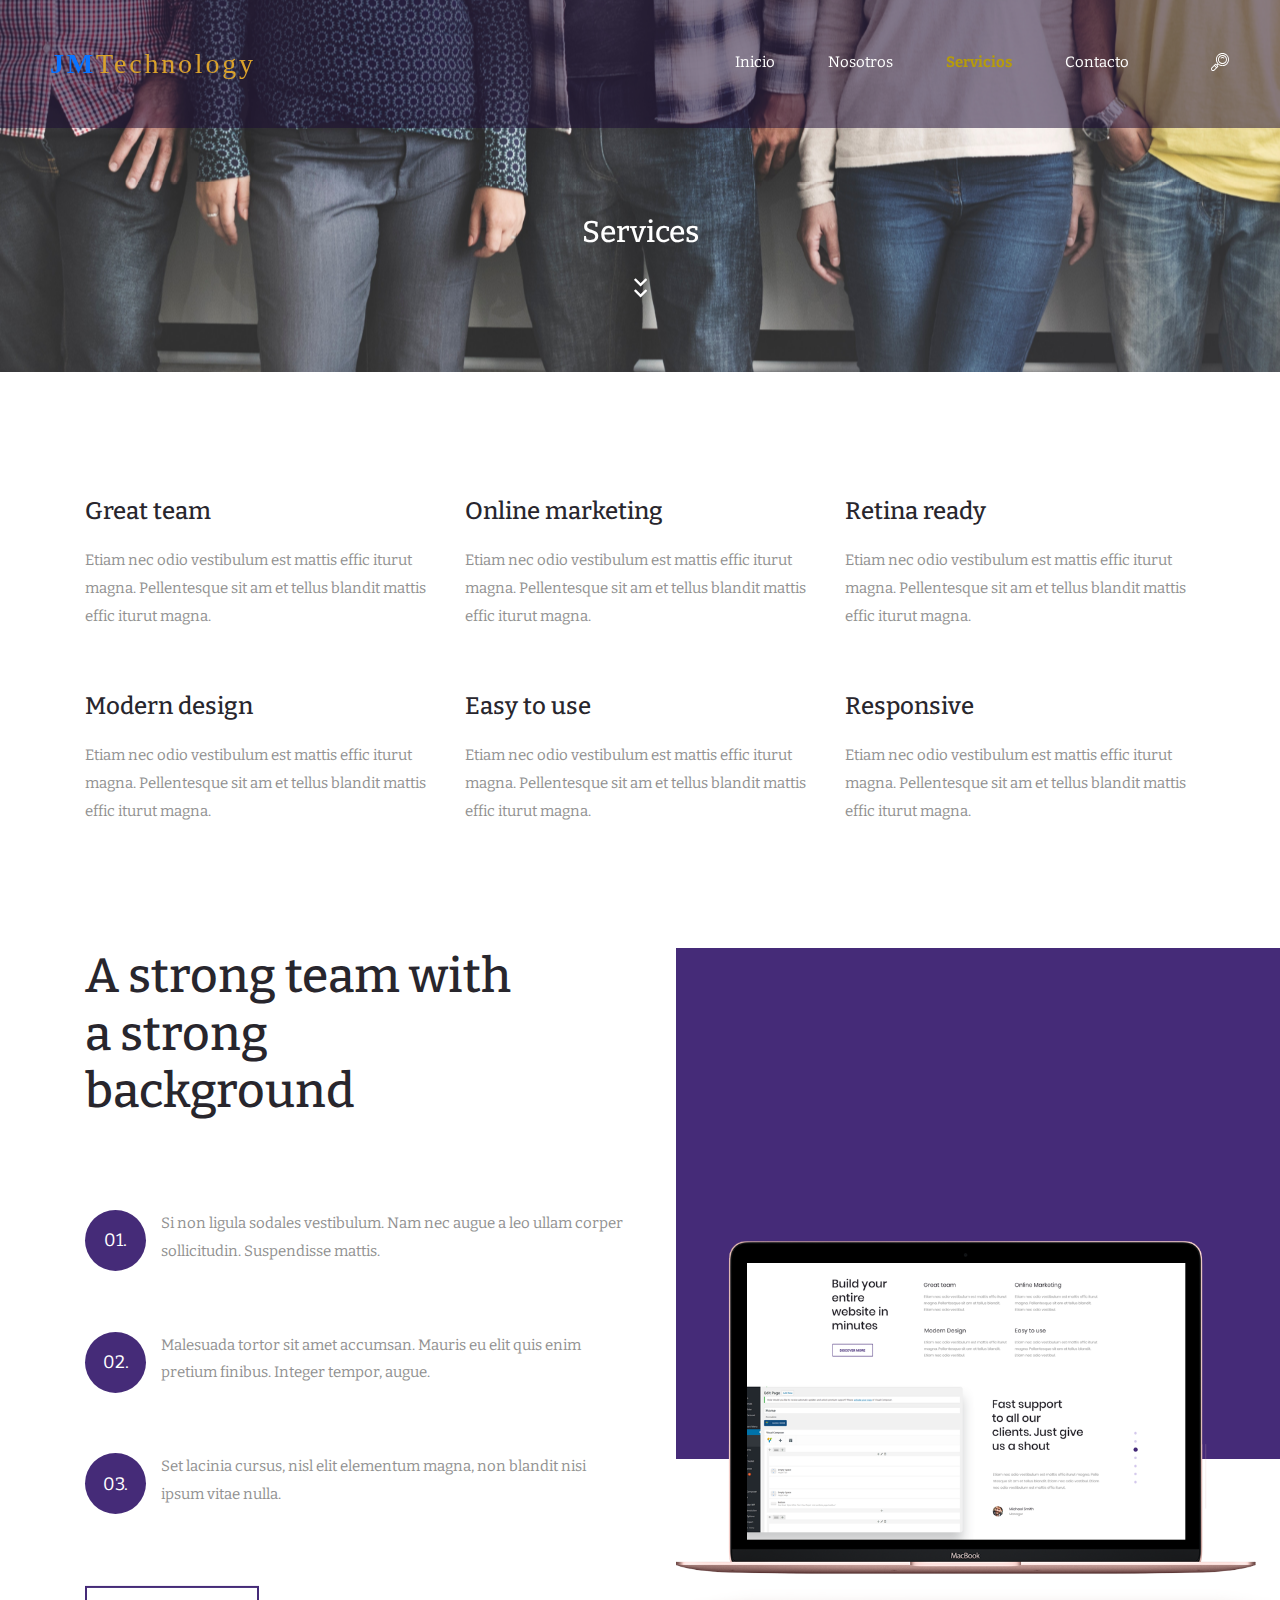
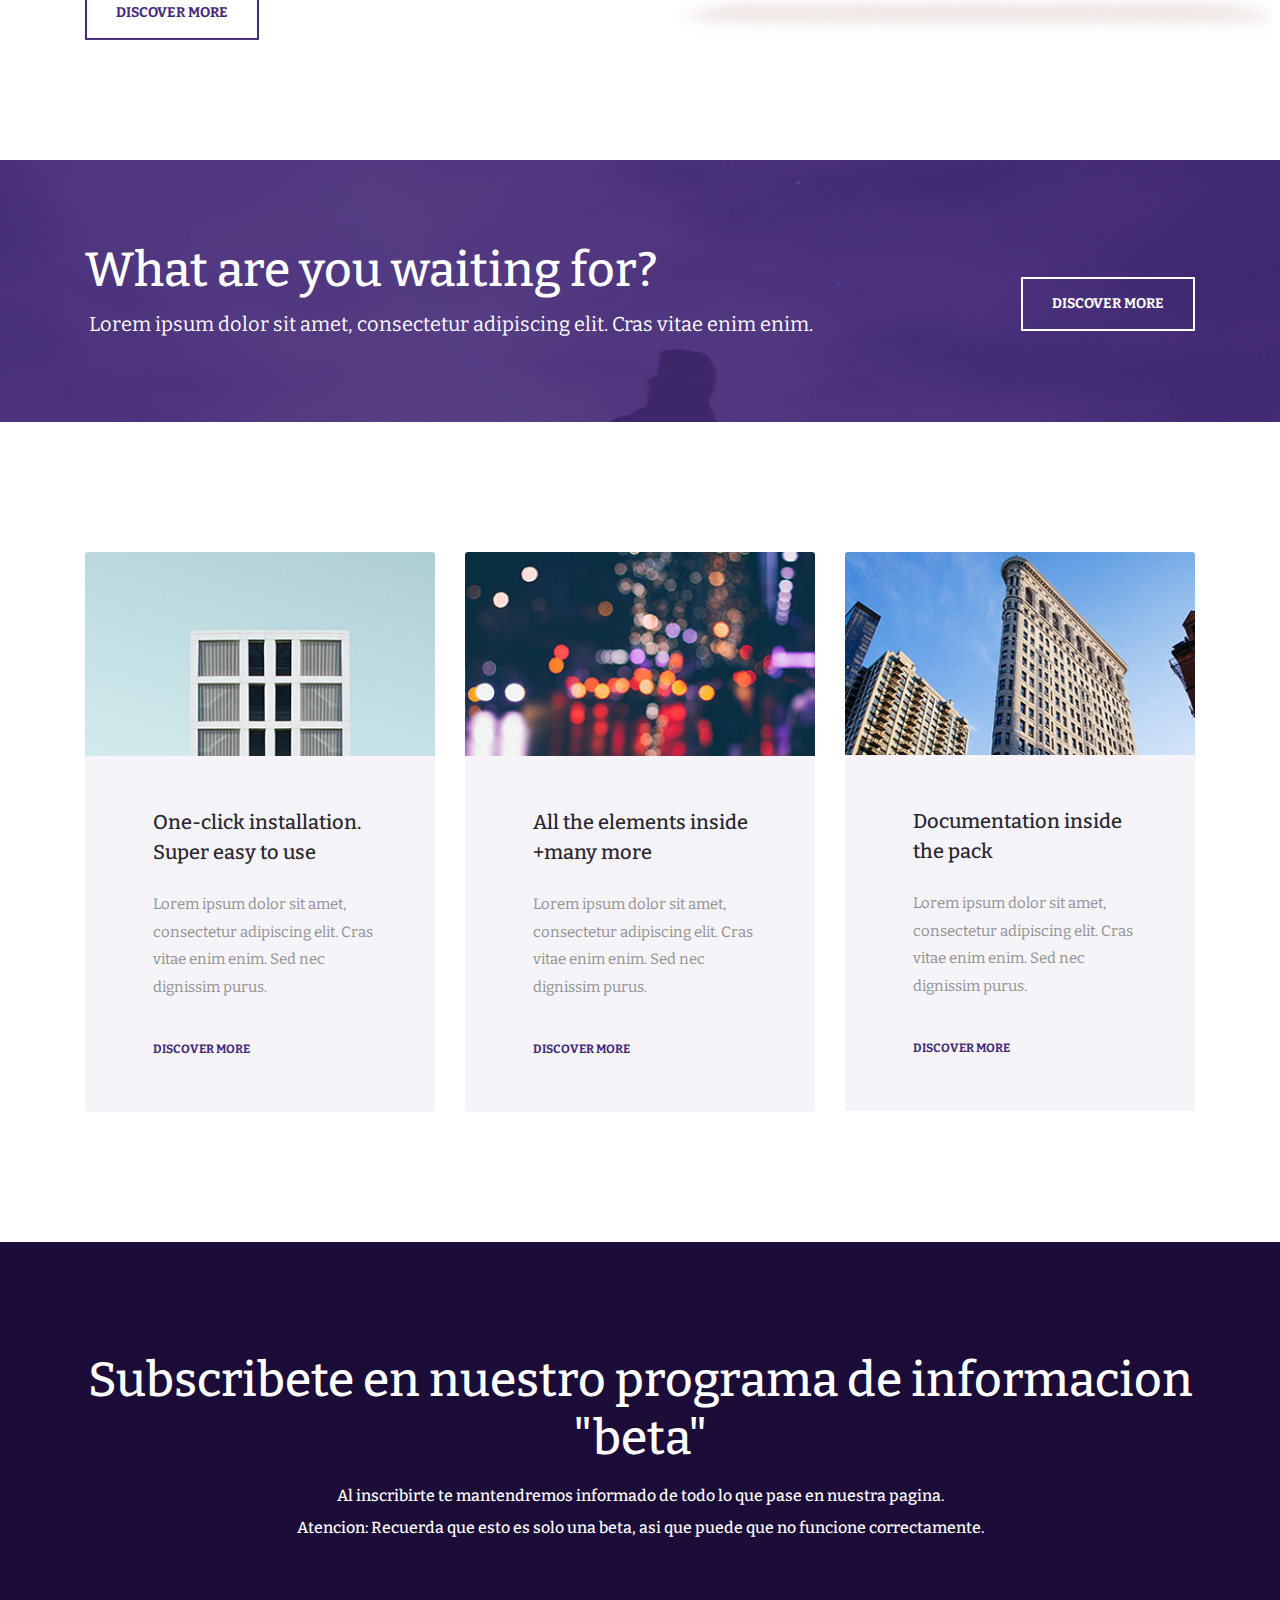
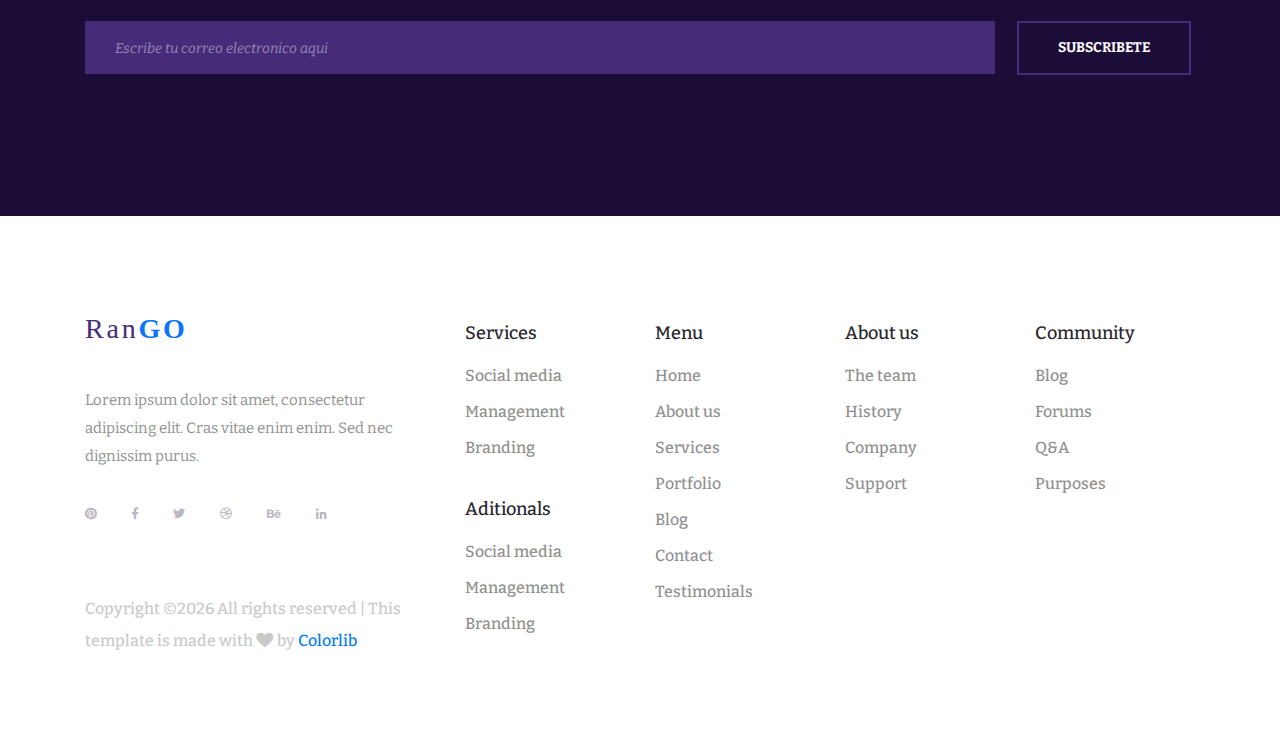
<file: services.html>
<!DOCTYPE html>
<html lang="en">
<head>
<title>RanGO - Services</title>
<meta charset="utf-8">
<meta http-equiv="X-UA-Compatible" content="IE=edge">
<meta name="description" content="RanGO Project">
<meta name="viewport" content="width=device-width, initial-scale=1">
<link rel="stylesheet" type="text/css" href="styles/bootstrap4/bootstrap.min.css">
<link href="plugins/fontawesome-free-5.0.1/css/fontawesome-all.css" rel="stylesheet" type="text/css">
<link rel="stylesheet" type="text/css" href="plugins/OwlCarousel2-2.2.1/owl.carousel.css">
<link rel="stylesheet" type="text/css" href="plugins/OwlCarousel2-2.2.1/owl.theme.default.css">
<link rel="stylesheet" type="text/css" href="plugins/OwlCarousel2-2.2.1/animate.css">
<link rel="stylesheet" type="text/css" href="plugins/slick-1.8.0/slick.css">
<link rel="stylesheet" type="text/css" href="styles/services_styles.css">
<link rel="stylesheet" type="text/css" href="styles/services_responsive.css">
</head>

<body>

<div class="super_container">
	
	<!-- Header -->

	<header class="header d-flex flex-row justify-content-end align-items-center trans_200">
		
		<!-- Logo -->
		<div class="logo mr-auto">
			<a href="#"> <span>JM</span>Technology</a>
		</div>

		<!-- Navigation -->
		<nav class="main_nav justify-self-end text-right">
			<ul>
				<li><a href="index.html">Inicio</a></li>
				<li><a href="about.html">Nosotros</a></li>
				<li class="active"><a href="#">Servicios</a></li>
				<li><a href="contact.html">Contacto</a></li>
			</ul>
			
			<!-- Search -->
			<div class="search">
				<div class="search_content d-flex flex-column align-items-center justify-content-center">
					<div class="search_button d-flex flex-column align-items-center justify-content-center">
						<svg version="1.1" id="Layer_1" xmlns="http://www.w3.org/2000/svg" xmlns:xlink="http://www.w3.org/1999/xlink" x="0px" y="0px"
							width="18px" height="18px" viewBox="0 0 100 100" enable-background="new 0 0 100 100" xml:space="preserve">
							<g>
								<g>
									<path class="search_path" fill="#FFFFFF" d="M89.354,10.609c-14.144-14.146-37.157-14.146-51.301,0c-6.852,6.853-10.625,15.964-10.625,25.655
										c0,8.829,3.132,17.174,8.87,23.771l-4.32,4.321l-4.402-4.403c-0.482-0.482-1.137-0.754-1.819-0.754s-1.337,0.271-1.819,0.754
										L3.31,80.584c-2.148,2.147-3.331,5.004-3.331,8.042s1.183,5.895,3.331,8.042C5.457,98.817,8.313,100,11.35,100
										c3.038,0,5.894-1.184,8.041-3.331l20.627-20.631c0.482-0.482,0.753-1.137,0.753-1.819s-0.271-1.337-0.753-1.819l-4.403-4.403
										l4.322-4.322c6.795,5.902,15.28,8.855,23.766,8.855c9.289,0,18.579-3.537,25.65-10.61c6.852-6.853,10.625-15.963,10.625-25.654
										C99.979,26.573,96.205,17.462,89.354,10.609z M15.753,93.029c-1.176,1.177-2.739,1.824-4.403,1.824
										c-1.663,0-3.227-0.648-4.403-1.824c-1.176-1.176-1.823-2.74-1.823-4.403s0.647-3.228,1.824-4.403L18.458,72.71l8.805,8.807
										L15.753,93.029z M30.902,77.878l-8.805-8.807l3.659-3.66l8.806,8.808L30.902,77.878z M85.715,58.28
										c-12.137,12.14-31.886,12.14-44.023,0c-5.88-5.881-9.118-13.699-9.118-22.016c0-8.316,3.238-16.135,9.118-22.016
										c6.069-6.069,14.041-9.104,22.012-9.104c7.972,0,15.943,3.035,22.013,9.104c5.88,5.881,9.117,13.699,9.117,22.016
										S91.596,52.399,85.715,58.28z"></path>
								</g>
							</g>
							<g>
								<g>
									<path class="search_path" fill="#FFFFFF" d="M81.47,18.495c-9.797-9.798-25.736-9.798-35.533,0c-9.796,9.798-9.796,25.741,0,35.539
										c4.898,4.898,11.333,7.349,17.766,7.349c6.435,0,12.868-2.45,17.767-7.349l0,0C91.266,44.235,91.266,28.293,81.47,18.495z
										 M77.831,50.395c-7.79,7.791-20.466,7.791-28.256,0c-7.79-7.792-7.79-20.469,0-28.261c3.896-3.896,9.011-5.843,14.128-5.843
										c5.116,0,10.233,1.948,14.128,5.843C85.621,29.925,85.621,42.603,77.831,50.395z"></path>
								</g>
							</g>
							<g>
								<g>
									<path class="search_path" fill="#FFFFFF" d="M73.283,26.683c-5.282-5.283-13.877-5.283-19.16,0c-1.004,1.005-1.004,2.634,0,3.639
										c1.005,1.005,2.634,1.005,3.639,0c3.276-3.276,8.607-3.276,11.884,0c0.502,0.503,1.16,0.754,1.818,0.754
										c0.659,0,1.317-0.251,1.819-0.754C74.288,29.317,74.288,27.688,73.283,26.683z"></path>
								</g>
							</g>
						</svg>
					</div>

					<form id="search_form" class="search_form bez_1">
						<input type="search" class="search_input bez_1">
					</form>

				</div>
			</div>
		</nav>

		<!-- Hamburger -->
		<div class="hamburger_container bez_1">
			<i class="fas fa-bars trans_200"></i>
		</div>
		
	</header>

	<!-- Menu -->

	<div class="menu_container">
		<div class="menu menu_mm text-right">
			<div class="menu_close"><i class="far fa-times-circle trans_200"></i></div>
			<ul class="menu_mm">
				<li class="menu_mm"><a href="index.html">Home</a></li>
				<li class="menu_mm"><a href="about.html">About Us</a></li>
				<li class="menu_mm active"><a href="services.html">Services</a></li>
				<li class="menu_mm"><a href="portfolio.html">Portfolio</a></li>
				<li class="menu_mm"><a href="blog.html">Blog</a></li>
				<li class="menu_mm"><a href="contact.html">Contact</a></li>
			</ul>
		</div>
	</div>

	<!-- Home -->

	<div class="home">
		<div class="home_background_container prlx_parent">
			<div class="home_background prlx" style="background-image:url(images/home_background.jpg)"></div>
		</div>
		
		<div class="home_title">
			<h2>Services</h2>
			<div class="next_section_scroll">
				<div class="next_section nav_links" data-scroll-to=".service_boxes">
					<i class="fas fa-chevron-down trans_200"></i>
					<i class="fas fa-chevron-down trans_200"></i>
				</div>
			</div>
		</div>
	
	</div>

	<!-- Service Boxes -->

	<div class="service_boxes">

		<div class="container">
			<div class="row">
				<div class="col-lg-4 service_col">

					<!-- Service Item -->
					<div class="service_item">
						<h2><a href="#">Great team</a></h2>
						<p>Etiam nec odio vestibulum est mattis effic iturut magna. Pellentesque sit am et tellus blandit mattis effic iturut magna.</p>
					</div>

					<!-- Service Item -->
					<div class="service_item">
						<h2><a href="#">Modern design</a></h2>
						<p>Etiam nec odio vestibulum est mattis effic iturut magna. Pellentesque sit am et tellus blandit mattis effic iturut magna.</p>
					</div>

				</div>

				<div class="col-lg-4 service_col">

					<!-- Service Item -->
					<div class="service_item">
						<h2><a href="#">Online marketing</a></h2>
						<p>Etiam nec odio vestibulum est mattis effic iturut magna. Pellentesque sit am et tellus blandit mattis effic iturut magna.</p>
					</div>

					<!-- Service Item -->
					<div class="service_item">
						<h2><a href="#">Easy to use</a></h2>
						<p>Etiam nec odio vestibulum est mattis effic iturut magna. Pellentesque sit am et tellus blandit mattis effic iturut magna.</p>
					</div>

				</div>

				<div class="col-lg-4 service_col">

					<!-- Service Item -->
					<div class="service_item">
						<h2><a href="#">Retina ready</a></h2>
						<p>Etiam nec odio vestibulum est mattis effic iturut magna. Pellentesque sit am et tellus blandit mattis effic iturut magna.</p>
					</div>

					<!-- Service Item -->
					<div class="service_item">
						<h2><a href="#">Responsive</a></h2>
						<p>Etiam nec odio vestibulum est mattis effic iturut magna. Pellentesque sit am et tellus blandit mattis effic iturut magna.</p>
					</div>

				</div>
			</div>
		</div>

	</div>

	<!-- Device -->

	<div class="device">
		
		<div class="container">
			<div class="row">
				
				<div class="col-lg-6 order-lg-1 order-2">
					<div class="device_content">
						<h1>A strong team with a strong background</h1>

						<ul class="device_items">
							<li class="device_item clearfix">
								<span>01.</span>
								<p>Si non ligula sodales vestibulum. Nam nec augue a leo ullam corper sollicitudin. Suspendisse mattis.</p>
							</li>
							<li class="device_item clearfix">
								<span>02.</span>
								<p>Malesuada tortor sit amet accumsan. Mauris eu elit quis enim pretium finibus. Integer tempor, augue.</p>
							</li>
							<li class="device_item clearfix">
								<span>03.</span>
								<p>Set lacinia cursus, nisl elit elementum magna, non blandit nisi ipsum vitae nulla.</p>
							</li>
						</ul>

						<div class="button devices_button">
							<a href="#">discover more</a>
						</div>

					</div>
				</div>

				<div class="col-lg-6 order-lg-2 order-1">
					<div class="device_image">
						<div class="device_image_background"></div>
						<div class="device_image_container d-flex flex-column justify-content-end">
							<img src="images/device.png" alt="">
						</div>
					</div>
				</div>

			</div>
		</div>

	</div>

	<!-- Call to action 2 -->

	<div class="cta_2">
		<!-- image by: https://unsplash.com/@tentides -->
		<div class="cta_2_background" style="background-image:url(images/cta_2.png)"></div>
		<div class="container">
			<div class="row">
				
				<div class="col-lg-9">
					<div class="cta_2_content">
						<h1>What are you waiting for?</h1>
						<span>Lorem ipsum dolor sit amet, consectetur adipiscing elit. Cras vitae enim enim. </span>
					</div>
				</div>

				<div class="col-lg-3">
					<div class="cta_2_button_container">
						<div class="button cta_2_button">
							<a href="#">discover more</a>
						</div>
					</div>
				</div>

			</div>
		</div>
	</div>

	<!-- Image Boxes -->

	<div class="image_boxes">
		
		<div class="container">
			<div class="row">
				
				<!-- Image Box -->
				<div class="col-lg-4 image_box_col">
					<div class="card trans_300">
						<img class="card-img-top" src="images/image_box_1.jpg" alt="https://unsplash.com/@heysupersimi">
						<div class="card-body">
							<h3 class="card-title">One-click installation. Super easy to use</h3>
							<p class="card-text">Lorem ipsum dolor sit amet, consectetur adipiscing elit. Cras vitae enim enim. Sed nec dignissim purus.</p>
							<a href="#" class="card-link">discover more</a>
						</div>
					</div>
				</div>

				<!-- Image Box -->
				<div class="col-lg-4 image_box_col">
					<div class="card trans_300">
						<img class="card-img-top" src="images/image_box_2.jpg" alt="https://unsplash.com/@gabrielssantiago">
						<div class="card-body">
							<h3 class="card-title">All the elements inside +many more</h3>
							<p class="card-text">Lorem ipsum dolor sit amet, consectetur adipiscing elit. Cras vitae enim enim. Sed nec dignissim purus.</p>
							<a href="#" class="card-link">discover more</a>
						</div>
					</div>
				</div>

				<!-- Image Box -->
				<div class="col-lg-4 image_box_col">
					<div class="card trans_300">
						<img class="card-img-top" src="images/image_box_3.jpg" alt="https://unsplash.com/@anthonydelanoix">
						<div class="card-body">
							<h3 class="card-title">Documentation inside the pack</h3>
							<p class="card-text">Lorem ipsum dolor sit amet, consectetur adipiscing elit. Cras vitae enim enim. Sed nec dignissim purus.</p>
							<a href="#" class="card-link">discover more</a>
						</div>
					</div>
				</div>

			</div>
		</div>
	</div>

	<!-- Newsletter -->

	<div class="newsletter">
		<div class="container">
			<div class="row">
				<div class="col text-lg-center text-left">
					<div class="newsletter_content">

						<!-- Newsletter Title -->
						<div class="newsletter_title">
							<h1>Subscribete en nuestro programa de informacion "beta"</h1>
							<span>Al inscribirte te mantendremos informado de todo lo que pase en nuestra pagina.</span>
							<div class="newsletter_span2">
								<span>Atencion: Recuerda que esto es solo una beta, asi que puede que no funcione correctamente.</span>
							</div>
						</div>
						
						<!-- Newsletter Form -->
						<div class="newsletter_form_container">
							<form action="#">
								<div class="input-group">
									<input type="email" class="newsletter_email" placeholder="Escribe tu correo electronico aqui" required="required" data-error="Error, se requiere un correo valido.">
									<button id="newsletter_form_submit" type="submit" class="button newsletter_submit_button trans_200" value="Submit">
										subscribete
									</button>
								</div>
									
							</form>
						</div>

					</div>
				</div>
			</div>
		</div>
	</div>


	<!-- Footer -->

	<footer class="footer">
		<div class="container">
			<div class="row">
				
				<div class="col-lg-4">

					<!-- Footer Intro -->
					<div class="footer_intro">

						<!-- Logo -->
						<div class="logo footer_logo">
							<a href="#">Ran<span>go</span></a>
						</div>

						<p>Lorem ipsum dolor sit amet, consectetur adipiscing elit. Cras vitae enim enim. Sed nec dignissim purus.</p>
						
						<!-- Social -->
						<div class="footer_social">
							<ul>
								<li><a href="#"><i class="fab fa-pinterest"></i></a></li>
								<li><a href="#"><i class="fab fa-facebook-f"></i></a></li>
								<li><a href="#"><i class="fab fa-twitter"></i></a></li>
								<li><a href="#"><i class="fab fa-dribbble"></i></a></li>
								<li><a href="#"><i class="fab fa-behance"></i></a></li>
								<li><a href="#"><i class="fab fa-linkedin-in"></i></a></li>
							</ul>
						</div>
						
						<!-- Copyright -->
						<div class="footer_cr"><!-- Link back to Colorlib can't be removed. Template is licensed under CC BY 3.0. -->
Copyright &copy;<script>document.write(new Date().getFullYear());</script> All rights reserved | This template is made with <i class="fa fa-heart" aria-hidden="true"></i> by <a href="https://colorlib.com" target="_blank">Colorlib</a>
<!-- Link back to Colorlib can't be removed. Template is licensed under CC BY 3.0. --></div>

					</div>

				</div>
				
				<!-- Footer Services -->
				<div class="col-lg-2">

					<div class="footer_col">
						<div class="footer_col_title">Services</div>
						<ul>
							<li><a href="#">Social media</a></li>
							<li><a href="#">Management</a></li>
							<li><a href="#">Branding</a></li>
						</ul>
					</div>
					
					<div class="footer_col">
						<div class="footer_col_title">Aditionals</div>
						<ul>
							<li><a href="#">Social media</a></li>
							<li><a href="#">Management</a></li>
							<li><a href="#">Branding</a></li>
						</ul>
					</div>

				</div>

				<!-- Footer Menu -->
				<div class="col-lg-2">

					<div class="footer_col">
						<div class="footer_col_title">Menu</div>
						<ul>
							<li><a href="#">Home</a></li>
							<li><a href="#">About us</a></li>
							<li><a href="#">Services</a></li>
							<li><a href="#">Portfolio</a></li>
							<li><a href="#">Blog</a></li>
							<li><a href="#">Contact</a></li>
							<li><a href="#">Testimonials</a></li>
						</ul>
					</div>

				</div>

				<!-- Footer About -->
				<div class="col-lg-2">

					<div class="footer_col">
						<div class="footer_col_title">About us</div>
						<ul>
							<li><a href="#">The team</a></li>
							<li><a href="#">History</a></li>
							<li><a href="#">Company</a></li>
							<li><a href="#">Support</a></li>
						</ul>
					</div>

				</div>

				<!-- Footer Community -->
				<div class="col-lg-2">

					<div class="footer_col">
						<div class="footer_col_title">Community</div>
						<ul>
							<li><a href="#">Blog</a></li>
							<li><a href="#">Forums</a></li>
							<li><a href="#">Q&A</a></li>
							<li><a href="#">Purposes</a></li>
						</ul>
					</div>

				</div>

			</div>

			<div class="row">
				<div class="col">
					<!-- Copyright -->
					<div class="footer_cr_2">2017 All rights reserved</div>
				</div>
			</div>
		</div>
	</footer>

</div>

<script src="js/jquery-3.2.1.min.js"></script>
<script src="styles/bootstrap4/popper.js"></script>
<script src="styles/bootstrap4/bootstrap.min.js"></script>
<script src="plugins/greensock/TweenMax.min.js"></script>
<script src="plugins/greensock/TimelineMax.min.js"></script>
<script src="plugins/scrollmagic/ScrollMagic.min.js"></script>
<script src="plugins/greensock/animation.gsap.min.js"></script>
<script src="plugins/greensock/ScrollToPlugin.min.js"></script>
<script src="plugins/slick-1.8.0/slick.js"></script>
<script src="plugins/OwlCarousel2-2.2.1/owl.carousel.js"></script>
<script src="plugins/scrollTo/jquery.scrollTo.min.js"></script>
<script src="plugins/easing/easing.js"></script>
<script src="js/services_custom.js"></script>
</body>

</html>
</file>
<file: styles/about_styles.css>
@charset "utf-8";
/* CSS Document */

/******************************

COLOR PALETTE




[Table of Contents]

1. Fonts
2. Body and some general stuff
3. Home
	3.1 Header
		3.1.1 Logo
		3.1.2 Main Navigation
		3.1.3 Search
		3.1.4 Hamburger
	3.2 Home Title
	3.3 Next Section Scroll
4. Menu
5. Icon Boxes
6. Vertical Slider Section
7. Team
8. Clients
9. Newsletter
10. Footer


******************************/

/***********
1. Fonts
***********/
@import url('https://fonts.googleapis.com/css?family=Bitter&display=swap');
@import url('https://fonts.googleapis.com/css?family=Bitter:300,400,500,600,700,800,900|Roboto:300,400,500,700,900');

/*********************************
2. Body and some general stuff
*********************************/

*
{
	margin: 0;
	padding: 0;
	-webkit-font-smoothing: antialiased;
	-webkit-text-shadow: rgba(0,0,0,.01) 0 0 1px;
	text-shadow: rgba(0,0,0,.01) 0 0 1px;
}
body
{
	font-family: 'Bitter', serif;
	font-size: 15px;
	line-height: 2;
	font-weight: 400;
	background: #FFFFFF;
	color: #6e6e6e;
}
div
{
	display: block;
	position: relative;
	-webkit-box-sizing: border-box;
    -moz-box-sizing: border-box;
    box-sizing: border-box;
}
ul
{
	list-style: none;
	margin-bottom: 0px;
}
p
{
	font-family: 'Bitter', serif;
	font-size: 15px;
	line-height: 1.86;
	font-weight: 400;
	color: #909090;
	-webkit-font-smoothing: antialiased;
	-webkit-text-shadow: rgba(0,0,0,.01) 0 0 1px;
	text-shadow: rgba(0,0,0,.01) 0 0 1px;
}
p a
{
	display: inline;
	position: relative;
	color: inherit;
	border-bottom: solid 1px #ffa07f;
	-webkit-transition: all 200ms ease;
	-moz-transition: all 200ms ease;
	-ms-transition: all 200ms ease;
	-o-transition: all 200ms ease;
	transition: all 200ms ease;
}
a, a:hover, a:visited, a:active, a:link
{
	text-decoration: none;
	-webkit-font-smoothing: antialiased;
	-webkit-text-shadow: rgba(0,0,0,.01) 0 0 1px;
	text-shadow: rgba(0,0,0,.01) 0 0 1px;
}
p a:active
{
	position: relative;
	color: #FF6347;
}
p a:hover
{
	color: #FFFFFF;
	background: #ffa07f;
}
p a:hover::after
{
	opacity: 0.2;
}
::selection
{
	background: #ffd9bf;
	color: #ff6b09;
}
p::selection
{
	background: #ffd9bf;
}
h1{font-size: 48px;}
h2{font-size: 24px;}
h3{font-size: 18px;}
h4{font-size: 14px;}
h5{font-size: 11px;}
h1, h2, h3, h4, h5, h6
{
	color: #28262d;
	-webkit-font-smoothing: antialiased;
	-webkit-text-shadow: rgba(0,0,0,.01) 0 0 1px;
	text-shadow: rgba(0,0,0,.01) 0 0 1px;
}
h1::selection, 
h2::selection, 
h3::selection, 
h4::selection, 
h5::selection, 
h6::selection
{
	
}
::-webkit-input-placeholder
{
	font-size: 14px !important;
	font-style: italic !important;
	font-weight: 400 !important;
	color: #9988ba !important;
}
:-moz-placeholder /* older Firefox*/
{
	font-size: 14px !important;
	font-style: italic !important;
	font-weight: 400 !important;
	color: #9988ba !important;
}
::-moz-placeholder /* Firefox 19+ */ 
{
	font-size: 14px !important;
	font-style: italic !important;
	font-weight: 400 !important;
	color: #9988ba !important;
} 
:-ms-input-placeholder
{ 
	font-size: 14px !important;
	font-style: italic !important;
	font-weight: 400 !important;
	color: #9988ba !important;
}
::input-placeholder
{
	font-size: 14px !important;
	font-style: italic !important;
	font-weight: 400 !important;
	color: #9988ba !important;
}
.form-control
{
	color: #db5246;
}
section
{
	display: block;
	position: relative;
	box-sizing: border-box;
}
.clear
{
	clear: both;
}
.clearfix::before, .clearfix::after
{
	content: "";
	display: table;
}
.clearfix::after
{
	clear: both;
}
.clearfix
{
	zoom: 1;
}
.float_left
{
	float: left;
}
.float_right
{
	float: right;
}
.trans_200
{
	-webkit-transition: all 200ms ease;
	-moz-transition: all 200ms ease;
	-ms-transition: all 200ms ease;
	-o-transition: all 200ms ease;
	transition: all 200ms ease;
}
.trans_300
{
	-webkit-transition: all 300ms ease;
	-moz-transition: all 300ms ease;
	-ms-transition: all 300ms ease;
	-o-transition: all 300ms ease;
	transition: all 300ms ease;
}
.trans_400
{
	-webkit-transition: all 400ms ease;
	-moz-transition: all 400ms ease;
	-ms-transition: all 400ms ease;
	-o-transition: all 400ms ease;
	transition: all 400ms ease;
}
.trans_500
{
	-webkit-transition: all 500ms ease;
	-moz-transition: all 500ms ease;
	-ms-transition: all 500ms ease;
	-o-transition: all 500ms ease;
	transition: all 500ms ease;
}
.bez_1
{
	-webkit-transition: all 0.3s cubic-bezier(0.7, 0, 0.3, 1);
	-moz-transition: all 0.3s cubic-bezier(0.7, 0, 0.3, 1);
	-ms-transition: all 0.3s cubic-bezier(0.7, 0, 0.3, 1);
	-o-transition: all 0.3s cubic-bezier(0.7, 0, 0.3, 1);
	transition: all 0.3s cubic-bezier(0.7, 0, 0.3, 1);
}
.fill_height
{
	height: 100%;
}
.super_container
{
	width: 100%;
	overflow: hidden;
}
.button
{
	display: inline-block;
	height: 54px;
	width: 174px;
	text-align: center;
	border: solid 2px #452b78;
	background: transparent;
}
.button a
{
	display: block;
	font-family: 'Bitter', serif;
	font-size: 14px;
	font-weight: 700;
	line-height: 50px;
	text-transform: uppercase;
	color: #452b78;
}
.prlx_parent
{
	overflow: hidden;
}
.prlx
{
	height: 130% !important;
}

/*********************************
3. Home
*********************************/

.home
{
	width: 100%;
	height: 372px;
}
.home_background_container
{
	position: absolute;
	top: 0;
	left: 0;
	width: 100%;
	height: 100%;
}
.home_background
{
	width: 100%;
	height: 100%;
	background-repeat: no-repeat;
	background-size: cover;
	background-position: center center;
}

/*********************************
3.1 Header
*********************************/

.header
{
	position: fixed;
	top: 0;
	left: 0;
	width: 100%;
	height: 128px;
	background: rgba(27, 11, 51, 0.52);
	z-index: 10;
}
.header.scrolled
{
	height: 80px;
	background: rgba(27, 11, 51, 0.92);
}

/*********************************
3.1.1 Logo
*********************************/

.logo
{
	padding-left: 57px;
	flex-basis: 50%;
}
.logo a
{
	font-family: Kaushanscript;
	font-size: 36px;
	font-weight: 200;
	color: #daa22c;
	letter-spacing: 0.1em;
	line-height: 128px;
}
.logo a span
{
	font-family: 'Times New Roman';
	font-weight: 800;
	color: #0974ff;
	text-transform: uppercase;
}

/*********************************
3.1.2 Main Navigation
*********************************/

.main_nav
{
	flex-basis: 200%;
}
.main_nav ul
{
	display: inline-block;
	margin-right: 100px;
	-webkit-transform: translateY(-4px);
	-moz-transform: translateY(-4px);
	-ms-transform: translateY(-4px);
	-o-transform: translateY(-4px);
	transform: translateY(-4px);
}
.main_nav ul li
{
	display: inline-block;
	margin-right: 65px;
}
.main_nav ul li:last-child
{
	margin-right: 0px;
}
.main_nav ul li a
{
	display: block;
	font-size: 15px;
	font-weight: 400;
	line-height: 40.51px;
	color: #FFFFFF;
}
.main_nav ul li.active a
{
	color: rgb(182, 156, 11);
	font-weight: 700;
}

/*********************************
3.1.3 Search
*********************************/

.search
{
	display: inline-block;
	margin-right: 49px;
	width: 237px;
	height: 100%;
}
.search_content
{
	width: 100%;
	height: 100%;
}
.search_button
{
	width: 40px;
	height: 40px;
	background: transparent;
	cursor: pointer;
}
.search_button:active
{
	background: #301b54;
}
.search_form
{
	position: absolute;
	right: 0;
	top: 90px;
	width: 237px;
	height: 40px;
	visibility: hidden;
	opacity: 0;
}
.search_form.active
{
	top: 75px;
	visibility: visible;
	opacity: 1;
}
.search_input
{
	width: 100%;
	height: 100%;
	background: #FFFFFF;
	color: #1b0b32;
	padding-left: 20px;
	outline: none !important;
	border: none !important;
	box-shadow: 0px 8px 20px rgba(0,0,0,0.15);
}

/*********************************
3.1.4 Hamburger
*********************************/

.hamburger_container
{
	display: none;
	cursor: pointer;
	margin-right: 40px;
	flex-basis: 40px;
	text-align: right;
}
.hamburger_container i
{
	font-size: 24px;
	padding: 10px;
	color: #FFFFFF;
}
.hamburger_container:hover i
{
	color: #ff6b09;
}

/*********************************
3.2 Home Title
*********************************/

.home_title
{
	position: absolute;
	bottom: 61px;
	left: 50%;
	-webkit-transform: translateX(-50%);
	-moz-transform: translateX(-50%);
	-ms-transform: translateX(-50%);
	-o-transform: translateX(-50%);
	transform: translateX(-50%);
	text-align: center;
}
.home_title h2
{
	font-size: 30px;
	font-weight: 500;
	color: #FFFFFF;
	margin-bottom: 15px;
}

/*********************************
3.3 Next Section Scroll
*********************************/

.next_section_scroll
{
	cursor: pointer;
	z-index: 10;
	padding: 10px;
}
.next_section i
{
	display: block;
	color: #FFFFFF;
}
.next_section i:first-child
{
	margin-bottom: -4px;
}
.next_section_scroll:hover i
{
	color: #ff6b09;
}

/*********************************
4. Menu
*********************************/

.menu_container
{
	position: fixed;
	top: 0;
	right: -400px;
	width: 400px;
	height: 100vh;
	background: #FFFFFF;
	z-index: 11;
	opacity: 0;
	-webkit-transition: all 0.3s cubic-bezier(0.7, 0, 0.3, 1);
	-moz-transition: all 0.3s cubic-bezier(0.7, 0, 0.3, 1);
	-ms-transition: all 0.3s cubic-bezier(0.7, 0, 0.3, 1);
	-o-transition: all 0.3s cubic-bezier(0.7, 0, 0.3, 1);
	transition: all 0.3s cubic-bezier(0.7, 0, 0.3, 1);
}
.menu_container.active
{
	right: 0;
	opacity: 1;
}
.menu
{
	width: 100%;
	height: 100%;
}
.menu_close
{
	position: absolute;
	top: 50px;
	right: 30px;
	cursor: pointer;
}
.menu_close i
{
	font-size: 28px;
}
.menu_close:hover i
{
	color: #ff6b09;
}
.menu ul
{
	padding-top: 115px;
	padding-right: 50px;
}
.menu ul li
{
	position: relative;
}
.menu ul li::after
{
	display: block;
	position: absolute;
	top: 50%;
	-webkit-transform: translateY(-50%);
	-moz-transform: translateY(-50%);
	-ms-transform: translateY(-50%);
	-o-transform: translateY(-50%);
	transform: translateY(-50%);
	right: -10px;
	width: 5px;
	height: 5px;
	border-radius: 50%;
	background: #ff6b09;
	content: '';
}
.menu ul li.active a
{
	font-weight: 700;
}
.menu ul li a
{
	color: #000;
	-webkit-transition: all 200ms ease;
	-moz-transition: all 200ms ease;
	-ms-transition: all 200ms ease;
	-o-transition: all 200ms ease;
	transition: all 200ms ease;
}
.menu ul li a:hover
{
	color: #ff6b09;
}

/*********************************
5. Icon Boxes
*********************************/

.icon_boxes
{
	text-align: justify;
	width: 100%;
	padding-top: 123px;
	padding-bottom: 129px;
}
.icon_box_title h1
{
	text-align: center;
	line-height: 1.25;
}
.icon_box_button
{
	display: block;
	margin: auto;
	margin-top: 40px;
}
.icon_box_button:hover
{
	background: #452b78;
}
.icon_box_button:hover a
{
	color: #FFFFFF;
}
.icon_box_col
{
	padding-top: 7px;
}
.icon_box_item
{
	margin-bottom: 63px;
}
.icon_box_item:last-child
{
	margin-bottom: 0px;
}
.icon_box_item h2
{
	margin-bottom: 21px;
}
.icon_box_item p
{
	margin-bottom: 0px;
}

/*********************************
6. Vertical Slider Section
*********************************/

.v_slider_section
{
	height: 604px;
}
.v_slider_image
{
	position: absolute;
	top: 50%;
	-webkit-transform: translateY(-50%);
	-moz-transform: translateY(-50%);
	-ms-transform: translateY(-50%);
	-o-transform: translateY(-50%);
	transform: translateY(-50%);
	right: 0;
}
.v_slider_title
{
	margin-bottom: 81px;
}
.v_slider_item
{
	border: none !important;
}
.v_slider_item span
{
	display: block;
	font-size: 72px;
	font-weight: 500;
	color: #28262d;
	line-height: 1;
	margin-bottom: -33px;
	margin-left: -3px;
}
.v_slider_item:focus
{
	outline: none !important;
	border: none !important;
}
.v_slider_item h1
{
	line-height: 52px;
}
.v_slider_item h1:last-of-type
{
	margin-bottom: 81px;
}
.person
{
	margin-top: 35px;
}
.person_image
{
	width: 44px;
	height: 44px;
}
.person_image img
{
	width: 100%;
}
.person_meta
{
	padding-left: 28px;
}
.person_name
{
	font-size: 15px;
	color: #28262d;
	margin-top: -5px;
	margin-bottom: -6px;
}
.person_title
{
	font-size: 13px;
	color: #909090;
}
.v_slider .slick-dots
{
	position: absolute;
	top: 50%;
	right: -145px;
	-webkit-transform: translateY(-50%);
	-moz-transform: translateY(-50%);
	-ms-transform: translateY(-50%);
	-o-transform: translateY(-50%);
	transform: translateY(-50%);
	display: -webkit-box;
	display: -moz-box;
	display: -ms-flexbox;
	display: -webkit-flex;
	display: flex;
	flex-direction: column;
	justify-content: space-around;
	align-items: center;
}
.v_slider .slick-dots
{
	width: 18px;
}
.v_slider .slick-dots li
{
	display: -webkit-box;
	display: -moz-box;
	display: -ms-flexbox;
	display: -webkit-flex;
	display: flex;
	flex-direction: column;
	justify-content: space-around;
	align-items: center;
	height: 35px;
}
.v_slider .slick-dots li.slick-active
{
	
}
.v_slider .slick-dots li button
{
	width: 10px;
	height: 10px;
	border-radius: 50%;
	border: none;
	text-indent: -9999px;
	cursor: pointer;
	background: #d6cbed;
	-webkit-transition: all 200ms ease;
	-moz-transition: all 200ms ease;
	-ms-transition: all 200ms ease;
	-o-transition: all 200ms ease;
	transition: all 200ms ease;
}
.v_slider .slick-dots li button:focus,
.v_slider .slick-dots li button:active
{
	outline: none !important;
	border: none !important;
}
.v_slider .slick-dots li.slick-active button
{
	width: 18px;
	height: 18px;
	background: #452b78;
}

/*********************************
7. Team
*********************************/

.team
{
	padding-top: 116px;
	padding-bottom: 128px;
}
.team_title
{
	margin-bottom: 186px;
}
.team_title h1
{
	margin-bottom: 27px;
}
.team_title p
{
	font-size: 18px;
	font-weight: 500;
	line-height: 1.888;
	margin-bottom: 0px;
}
.team_container
{
	height: 513px;
	background: #f7f7f8;
}
.team_container:hover
{
	background: #452b78;
}
.team_container:hover div,
.team_container:hover p,
.team_container:hover a
{
	color: #FFFFFF;
}
.team_member_image
{
	width: 263px;
	height: 263px;
}
.team_member_image img
{
	position: absolute;
	top: -71px;
	left: -99px;
	width: 100%;
	height: auto;
}
.team_member_content
{
	padding-left: 40px;
	padding-right: 30px;
	margin-top: -50px;
}
.team_member_name
{
	font-size: 24px;
	font-weight: 500;
	color: #28262d;
	margin-bottom: -10px;
}
.team_member_title
{
	font-size: 16px;
	font-weight: 400;
	color: #452b78;
	margin-bottom: 30px;
}
.team_container p
{
	margin-bottom: 23px;
}
.team_member_link a
{
	font-size: 14px;
	font-weight: 700;
	text-transform: uppercase;
	color: #262626;
}

/*********************************
8. Clients
*********************************/

.clients
{
	width: 100%;
	padding-bottom: 52px;
}
.clients_slider
{
	height: 187px;
}
.clients_item
{
	padding-left: 10%;
	padding-right: 10%;
}
.client_item_background
{
	display: -webkit-box;
	display: -moz-box;
	display: -ms-flexbox;
	display: -webkit-flex;
	display: flex;
	flex-direction: column;
	justify-content: center;
	align-items: center;
	height: 100%;
	margin: 0 auto;
}
.clients_item img
{
	margin: 0 auto;
}
.clients_item:hover .client_item_background
{
	background: #452b78;
}
.clients_item:hover img
{
	-webkit-filter: brightness(200%);
	filter: brightness(200%);
}
.owl-carousel .owl-item img
{
	width: auto !important;
}

/*********************************
9. Newsletter
*********************************/

.newsletter
{
	width: 100%;
	background: #1b0d37;
}
.newsletter_content
{
	padding-top: 110px;
	padding-bottom: 141px;
}
.newsletter_title
{

}
.newsletter_title h1
{
	color: #FFFFFF;
	margin-bottom: 13px;
}
.newsletter_title span
{
	font-size: 16px;
	font-weight: 500;
	color: #FFFFFF;
}
.newsletter_form_container
{
	text-align: left;
	margin-top: 77px;
}
.newsletter_email
{
	height: 53px;
	background: #452b78;
	border: none;
	padding-left: 30px;
	width: calc(100% - 174px - 26px);
	margin-right: 22px;
	color: #FFFFFF;
}
.newsletter_email:focus
{
	outline: none;
	border: none;
}
.newsletter_submit_button
{
	cursor: pointer;
	text-transform: uppercase;
	color: #FFFFFF;
	font-size: 14px;
	font-weight: 700;
}
.newsletter_submit_button:hover
{
	background: #452b78;
}
.newsletter_submit_button:focus
{
	outline: none;
	border: none;
}

/*********************************
10. Footer
*********************************/

.footer
{
	padding-top: 99px;
	padding-bottom: 82px;
}
.footer_logo
{
	padding-left: 0px;
	margin-bottom: 39px;
}
.footer_logo a
{
	color: #452b78;
	line-height: 1;
}
.footer_intro p
{
	margin-bottom: 0px;
}
.footer_social
{
	margin-top: 27px;
}
.footer_social ul
{
	display: inline-block;
	margin-left: -5px;
}
.footer_social ul li
{
	display: inline-block;
	margin-right: 22px;
}
.footer_social ul li a
{
	padding: 5px;
}
.footer_social ul li a i
{
	font-size: 12px;
	color: #bab6c3;
}
.footer_social ul li a:hover i
{
	color: #1b0d37;
}
.footer_cr
{
	font-size: 16px;
	font-weight: 500;
	color: #cacaca;
	margin-top: 65px;
}
.footer_cr_2
{
	display: none;
	font-size: 16px;
	font-weight: 500;
	color: #cacaca;
	margin-top: 65px;
}
.footer_col
{
	margin-bottom: 27px;
}
.footer_col:last-child
{
	margin-bottom: 0px;
}
.footer_col_title
{
	font-size: 18px;
	font-weight: 500;
	color: #28262d;
	margin-bottom: 9px;
}
.footer_col ul li
{
	margin-bottom: 4px;
}
.footer_col ul li a
{
	font-size: 16px;
	font-weight: 500;
	color: #909090;
	-webkit-transition: all 200ms ease;
	-moz-transition: all 200ms ease;
	-ms-transition: all 200ms ease;
	-o-transition: all 200ms ease;
	transition: all 200ms ease;
}
.footer_col ul li a:hover
{
	color: #28262d;
}
</file>
<file: styles/about_responsive.css>
@charset "utf-8";
/* CSS Document */

/******************************

[Table of Contents]

1. 1600px
2. 1440px
3. 1280px
4. 1199px
5. 1024px
6. 991px
7. 959px
8. 880px
9. 768px
10. 767px
11. 539px
12. 479px
13. 400px

******************************/


@media only screen and (max-width: 1600px)
{
	
}

/************
2. 1440px
************/

@media only screen and (max-width: 1440px)
{
	.main_nav ul
	{
		margin-right: 80px;
	}
	.main_nav ul li
	{
		margin-right: 50px;
	}
	.v_slider .slick-dots
	{
		right: -55px;
	}
}

/************
3. 1380px
************/

@media only screen and (max-width: 1380px)
{
	
}

/************
3. 1280px
************/

@media only screen and (max-width: 1280px)
{
	.hero_side_text_container
	{
		display: none;
	}
	.logo
	{
		padding-left: 50px;
	}
	.logo a
	{
		font-size: 28px;
	}
	.search
	{
		width: auto;
		margin-right: 40px;
	}
	.main_nav ul
	{
		margin-right: 68px;
	}
	.hero_slider_nav_right
	{
		display: block;
	}
	.next_section_scroll
	{
		display: block;
	}
	.footer_logo
	{
		padding-left: 0px;
	}
}

/************
4. 1199px
************/

@media only screen and (max-width: 1199px)
{
	.team_container
	{
		height: auto;
		padding-bottom: 38px;
	}
	.team_title
	{
		margin-bottom: 115px;
	}
	.team_member_image
	{
		width: 100%;
		height: auto;
	}
	.team_member_image img
	{
		position: relative;
		top: auto;
		left: auto;
	}
	.team_member_content
	{
		margin-top: 20px;
	}
}

/************
4. 1100px
************/

@media only screen and (max-width: 1100px)
{
	.v_slider .slick-dots
	{
		right: -15px;
	}
}

/************
5. 1024px
************/

@media only screen and (max-width: 1024px)
{
	
}

/************
6. 991px
************/

@media only screen and (max-width: 991px)
{
	.main_nav
	{
		display: none;
	}
	.icon_box_col:first-child
	{
		padding-top: 0px;
		margin-top: 63px;
	}
	.icon_box_button
	{
		margin-bottom: 30px;
	}
	.hamburger_container
	{
		display: inline-block;
	}
	.v_slider_section
	{
		height: auto;
		padding-top: 0px;
	}
	.v_slider .slick-dots
	{
		right: 0px;
	}
	.v_slider_item
	{
		padding-right: 100px;
	}
	.v_slider_image
	{
		position: relative;
		top: auto;
		-webkit-transform: transform: none;
		-moz-transform: transform: none;
		-ms-transform: transform: none;
		-o-transform: transform: none;
		transform: none;
		right: auto;
	}
	.v_slider_image img
	{
		width: 100%;
	}
	.v_slider_content
	{
		margin-top: 86px;
	}
	.team_title
	{
		margin-bottom: 105px;
	}
	.team_container
	{
		margin-bottom: 60px;
	}
	.team_member_image
	{
		width: 263px;
		height: auto;
	}
	.team_col:last-child .team_container
	{
		margin-bottom: 0px;
	}
	.newsletter_form_container
	{
		text-align: left;
		margin-top: 41px;
	}
	.footer_social
	{
		margin-bottom: 60px;
	}
	.footer_cr
	{
		display: none;
	}
	.footer_cr_2
	{
		display: block;
	}
}

/************
7. 959px
************/

@media only screen and (max-width: 959px)
{
	
}

/************
8. 880px
************/

@media only screen and (max-width: 880px)
{
	
}

/************
9. 768px
************/

@media only screen and (max-width: 768px)
{
	
}

/************
10. 767px
************/

@media only screen and (max-width: 767px)
{
	h1
	{
		font-size: 36px;
	}
	.logo
	{
		padding-left: 30px;
	}
	.v_slider_item h1
	{
		line-height: 1.083;
	}
	.v_slider_item h1:last-of-type
	{
		margin-bottom: 63px;
	}
	.person
	{
		margin-top: 52px;
	}
}

/************
11. 575px
************/

@media only screen and (max-width: 575px)
{
	.logo
	{
		padding-left: 15px;
	}
	.hamburger_container
	{
		margin-right: 5px;
	}
	.v_slider_item
	{
		padding-right: 0px;
	}
	.newsletter_email
	{
		padding-left: 15px;
	}
	.footer_col ul li a
	{
		font-size: 14px;
	}
	.footer_cr_2
	{
		font-size: 14px;
	}
}

/************
11. 539px
************/

@media only screen and (max-width: 539px)
{
	
}

/************
12. 480px
************/

@media only screen and (max-width: 480px)
{
	h1{font-size: 24px;}
	h2{font-size: 20px;}
	p{font-size: 13px;}
	.header
	{
		height: 68px;
	}
	.header.scrolled
	{
		height: 50px;
		background: rgba(27, 11, 51, 0.92);
	}
	.logo a
	{
		font-size: 18px;
	}
	.button
	{
		height: 40px;
		width: 140px;
		font-size: 11px;
		line-height: 37px;
	}
	.button a
	{
		font-size: 11px;
		line-height: 37px;
	}
	.icon_box_col
	{
		margin-top: 43px;
	}
	.icon_box_item
	{
		margin-bottom: 43px;
	}
	.icon_box_button
	{
		margin-top: 22px;
		margin-bottom: 20px;
	}
	.v_slider_item h1:last-of-type
	{
		margin-bottom: 40px;
	}
	.section_title span
	{
		font-size: 14px;
		margin-top: 22px;
	}
	.person_name
	{
		font-size: 13px;
	}
	.person_title
	{
		font-size: 11px;
	}
	.team_member_content
	{
		padding-left: 15px;
		padding-right: 15px;
	}
	.team_title p
	{
		font-size: 16px;
	}
	.team_member_name
	{
		font-size: 20px;
	}
	.team_member_title
	{
		font-size: 15px;
		margin-bottom: 14px;
	}
	.team_container p
	{
		margin-bottom: 13px;
	}
	.team_member_link a
	{
		font-size: 12px;
	}
	.newsletter_email
	{
		height: 40px;
		width: calc(100% - 140px - 26px);
	}
	.newsletter_submit_button
	{
		vertical-align: middle;
	}
	.newsletter_content
	{
		padding-bottom: 121px;
	}
	.newsletter_title h1
	{
		margin-bottom: 17px;
	}
	.newsletter_title span
	{
		display: block;
		font-size: 14px;
		line-height: 1.7;
	}
}

/************
13. 479px
************/

@media only screen and (max-width: 479px)
{
	
}

/************
14. 400px
************/

@media only screen and (max-width: 400px)
{
	
}
</file>
<file: plugins/colorbox/colorbox.css>
/*
    Colorbox Core Style:
    The following CSS is consistent between example themes and should not be altered.
*/
#colorbox, #cboxOverlay, #cboxWrapper{position:absolute; top:0; left:0; z-index:9999; overflow:hidden; -webkit-transform: translate3d(0,0,0);}
#cboxWrapper {max-width:none;}
#cboxOverlay{position:fixed; width:100%; height:100%;}
#cboxMiddleLeft, #cboxBottomLeft{clear:left;}
#cboxContent{position:relative;}
#cboxLoadedContent{overflow:auto; -webkit-overflow-scrolling: touch;}
#cboxTitle{margin:0;}
#cboxLoadingOverlay, #cboxLoadingGraphic{position:absolute; top:0; left:0; width:100%; height:100%;}
#cboxPrevious, #cboxNext, #cboxClose, #cboxSlideshow{cursor:pointer;}
.cboxPhoto{float:left; margin:auto; border:0; display:block; max-width:none; -ms-interpolation-mode:bicubic;}
.cboxIframe{width:100%; height:100%; display:block; border:0; padding:0; margin:0;}
#colorbox, #cboxContent, #cboxLoadedContent{box-sizing:content-box; -moz-box-sizing:content-box; -webkit-box-sizing:content-box;}

/* 
    User Style:
    Change the following styles to modify the appearance of Colorbox.  They are
    ordered & tabbed in a way that represents the nesting of the generated HTML.
*/
#cboxOverlay
{
    /*background:url(images/overlay.png) repeat 0 0;*/
    background: rgba(0,0,0,0.95);
    opacity: 0.9; filter: alpha(opacity = 90);
}
#colorbox{outline:0;}
    #cboxTopLeft{width:21px; height:21px; background:url(images/controls.png) no-repeat -101px 0;}
    #cboxTopRight{width:21px; height:21px; background:url(images/controls.png) no-repeat -130px 0;}
    #cboxBottomLeft{width:21px; height:21px; background:url(images/controls.png) no-repeat -101px -29px;}
    #cboxBottomRight{width:21px; height:21px; background:url(images/controls.png) no-repeat -130px -29px;}
    #cboxMiddleLeft{width:21px; background:url(images/controls.png) left top repeat-y;}
    #cboxMiddleRight{width:21px; background:url(images/controls.png) right top repeat-y;}
    #cboxTopCenter{height:21px; background:url(images/border.png) 0 0 repeat-x;}
    #cboxBottomCenter{height:21px; background:url(images/border.png) 0 -29px repeat-x;}
    #cboxContent{background:#fff; overflow:hidden;}
        .cboxIframe{background:#fff;}
        #cboxError{padding:50px; border:1px solid #ccc;}
        #cboxLoadedContent{margin-bottom:28px;}
        #cboxTitle{position:absolute; bottom:4px; left:0; text-align:center; width:100%; color:#949494;}
        #cboxCurrent{position:absolute; bottom:4px; left:58px; color:#949494;}
        #cboxLoadingOverlay{background:url(images/loading_background.png) no-repeat center center;}
        #cboxLoadingGraphic{background:url(images/loading.gif) no-repeat center center;}

        /* these elements are buttons, and may need to have additional styles reset to avoid unwanted base styles */
        #cboxPrevious, #cboxNext, #cboxSlideshow, #cboxClose {border:0; padding:0; margin:0; overflow:visible; width:auto; background:none; }
        
        /* avoid outlines on :active (mouseclick), but preserve outlines on :focus (tabbed navigating) */
        #cboxPrevious:active, #cboxNext:active, #cboxSlideshow:active, #cboxClose:active {outline:0;}

        #cboxSlideshow{position:absolute; bottom:4px; right:30px; color:#0092ef;}
        #cboxPrevious{position:absolute; bottom:0; left:0; background:url(images/controls.png) no-repeat -75px 0; width:25px; height:25px; text-indent:-9999px;}
        #cboxPrevious:hover{background-position:-75px -25px;}
        #cboxNext{position:absolute; bottom:0; left:27px; background:url(images/controls.png) no-repeat -50px 0; width:25px; height:25px; text-indent:-9999px;}
        #cboxNext:hover{background-position:-50px -25px;}
        #cboxClose{position:absolute; bottom:0; right:0; background:url(images/controls.png) no-repeat -25px 0; width:25px; height:25px; text-indent:-9999px;}
        #cboxClose:hover{background-position:-25px -25px;}

/*
  The following fixes a problem where IE7 and IE8 replace a PNG's alpha transparency with a black fill
  when an alpha filter (opacity change) is set on the element or ancestor element.  This style is not applied to or needed in IE9.
  See: http://jacklmoore.com/notes/ie-transparency-problems/
*/
.cboxIE #cboxTopLeft,
.cboxIE #cboxTopCenter,
.cboxIE #cboxTopRight,
.cboxIE #cboxBottomLeft,
.cboxIE #cboxBottomCenter,
.cboxIE #cboxBottomRight,
.cboxIE #cboxMiddleLeft,
.cboxIE #cboxMiddleRight {
    filter: progid:DXImageTransform.Microsoft.gradient(startColorstr=#00FFFFFF,endColorstr=#00FFFFFF);
}
</file>
<file: styles/blog_styles.css>
@charset "utf-8";
/* CSS Document */

/******************************

COLOR PALETTE

#28262d - Headings Color
#909090 - Body copy
#452b78 - (Spanish Violet)


[Table of Contents]

1. Fonts
2. Body and some general stuff
3. Home
	3.1 Header
		3.1.1 Logo
		3.1.2 Main Navigation
		3.1.3 Search
		3.1.4 Hamburger
	3.2 Home Title
	3.3 Next Section Scroll
5. Portfolio
6. Sidebar
	6.1 Sidebar Categories
	6.2 Sidebar Gallery
	6.3 Sidebar Tags
	6.4 Sidebar Quote
7. Footer


******************************/

/***********
1. Fonts
***********/
@import url('https://fonts.googleapis.com/css?family=Bitter&display=swap');
@import url('https://fonts.googleapis.com/css?family=Bitter:300,400,500,600,700,800,900|Roboto:300,400,500,700,900');

/*********************************
2. Body and some general stuff
*********************************/

*
{
	margin: 0;
	padding: 0;
	-webkit-font-smoothing: antialiased;
	-webkit-text-shadow: rgba(0,0,0,.01) 0 0 1px;
	text-shadow: rgba(0,0,0,.01) 0 0 1px;
}
body
{
	font-family: 'Bitter', serif;
	font-size: 15px;
	line-height: 2;
	font-weight: 400;
	background: #FFFFFF;
	color: #6e6e6e;
}
div
{
	display: block;
	position: relative;
	-webkit-box-sizing: border-box;
    -moz-box-sizing: border-box;
    box-sizing: border-box;
}
ul
{
	list-style: none;
	margin-bottom: 0px;
}
p
{
	font-family: 'Bitter', serif;
	font-size: 15px;
	line-height: 1.86;
	font-weight: 400;
	color: #909090;
	-webkit-font-smoothing: antialiased;
	-webkit-text-shadow: rgba(0,0,0,.01) 0 0 1px;
	text-shadow: rgba(0,0,0,.01) 0 0 1px;
}
p a
{
	display: inline;
	position: relative;
	color: inherit;
	border-bottom: solid 1px #ffa07f;
	-webkit-transition: all 200ms ease;
	-moz-transition: all 200ms ease;
	-ms-transition: all 200ms ease;
	-o-transition: all 200ms ease;
	transition: all 200ms ease;
}
a, a:hover, a:visited, a:active, a:link
{
	text-decoration: none;
	-webkit-font-smoothing: antialiased;
	-webkit-text-shadow: rgba(0,0,0,.01) 0 0 1px;
	text-shadow: rgba(0,0,0,.01) 0 0 1px;
}
p a:active
{
	position: relative;
	color: #FF6347;
}
p a:hover
{
	color: #FFFFFF;
	background: #ffa07f;
}
p a:hover::after
{
	opacity: 0.2;
}
::selection
{
	background: #ffd9bf;
	color: #ff6b09;
}
p::selection
{
	background: #ffd9bf;
}
h1{font-size: 48px;}
h2{font-size: 24px;}
h3{font-size: 20px;}
h4{font-size: 14px;}
h5{font-size: 11px;}
h1, h2, h3, h4, h5, h6
{
	color: #28262d;
	-webkit-font-smoothing: antialiased;
	-webkit-text-shadow: rgba(0,0,0,.01) 0 0 1px;
	text-shadow: rgba(0,0,0,.01) 0 0 1px;
}
h1::selection, 
h2::selection, 
h3::selection, 
h4::selection, 
h5::selection, 
h6::selection
{
	
}
::-webkit-input-placeholder
{
	font-style: italic !important;
	font-size: 12px !important;
	color: #909090 !important;
	font-weight: 400 !important;
}
:-moz-placeholder
{
	font-style: italic !important;
	font-size: 12px !important;
	color: #909090 !important;
	font-weight: 400 !important;
}
::-moz-placeholder
{
	font-style: italic !important;
	font-size: 12px !important;
	color: #909090 !important;
	font-weight: 400 !important;
} 
:-ms-input-placeholder
{ 
	font-style: italic !important;
	font-size: 12px !important;
	color: #909090 !important;
	font-weight: 400 !important;
}
::input-placeholder
{
	font-style: italic !important;
	font-size: 12px !important;
	color: #909090 !important;
	font-weight: 400 !important;
}
.form-control
{
	color: #db5246;
}
section
{
	display: block;
	position: relative;
	box-sizing: border-box;
}
.clear
{
	clear: both;
}
.clearfix::before, .clearfix::after
{
	content: "";
	display: table;
}
.clearfix::after
{
	clear: both;
}
.clearfix
{
	zoom: 1;
}
.float_left
{
	float: left;
}
.float_right
{
	float: right;
}
.trans_200
{
	-webkit-transition: all 200ms ease;
	-moz-transition: all 200ms ease;
	-ms-transition: all 200ms ease;
	-o-transition: all 200ms ease;
	transition: all 200ms ease;
}
.trans_300
{
	-webkit-transition: all 300ms ease;
	-moz-transition: all 300ms ease;
	-ms-transition: all 300ms ease;
	-o-transition: all 300ms ease;
	transition: all 300ms ease;
}
.trans_400
{
	-webkit-transition: all 400ms ease;
	-moz-transition: all 400ms ease;
	-ms-transition: all 400ms ease;
	-o-transition: all 400ms ease;
	transition: all 400ms ease;
}
.trans_500
{
	-webkit-transition: all 500ms ease;
	-moz-transition: all 500ms ease;
	-ms-transition: all 500ms ease;
	-o-transition: all 500ms ease;
	transition: all 500ms ease;
}
.bez_1
{
	-webkit-transition: all 0.3s cubic-bezier(0.7, 0, 0.3, 1);
	-moz-transition: all 0.3s cubic-bezier(0.7, 0, 0.3, 1);
	-ms-transition: all 0.3s cubic-bezier(0.7, 0, 0.3, 1);
	-o-transition: all 0.3s cubic-bezier(0.7, 0, 0.3, 1);
	transition: all 0.3s cubic-bezier(0.7, 0, 0.3, 1);
}
.fill_height
{
	height: 100%;
}
.super_container
{
	width: 100%;
	overflow: hidden;
}
.button
{
	display: inline-block;
	height: 54px;
	width: 174px;
	text-align: center;
	border: solid 2px #452b78;
	background: transparent;
}
.button a
{
	display: block;
	font-family: 'Bitter', serif;
	font-size: 14px;
	font-weight: 700;
	line-height: 50px;
	text-transform: uppercase;
	color: #452b78;
}
.prlx_parent
{
	overflow: hidden;
}
.prlx
{
	height: 130% !important;
}

/*********************************
3. Home
*********************************/

.home
{
	width: 100%;
	height: 372px;
}
.home_background_container
{
	position: absolute;
	top: 0;
	left: 0;
	width: 100%;
	height: 100%;
}
.home_background
{
	width: 100%;
	height: 100%;
	background-repeat: no-repeat;
	background-size: cover;
	background-position: center center;
}

/*********************************
3.1 Header
*********************************/

.header
{
	position: fixed;
	top: 0;
	left: 0;
	width: 100%;
	height: 128px;
	background: rgba(27, 11, 51, 0.52);
	z-index: 10;
}
.header.scrolled
{
	height: 80px;
	background: rgba(27, 11, 51, 0.92);
}

/*********************************
3.1.1 Logo
*********************************/

.logo
{
	padding-left: 57px;
	flex-basis: 50%;
}
.logo a
{
	font-family: Kaushanscript;
	font-size: 36px;
	font-weight: 200;
	color: #daa22c;
	letter-spacing: 0.1em;
	line-height: 128px;
}
.logo a span
{
	font-family: 'Times New Roman';
	font-weight: 800;
	color: #0974ff;
	text-transform: uppercase;
}

/*********************************
3.1.2 Main Navigation
*********************************/

.main_nav
{
	flex-basis: 200%;
}
.main_nav ul
{
	display: inline-block;
	margin-right: 100px;
	-webkit-transform: translateY(-4px);
	-moz-transform: translateY(-4px);
	-ms-transform: translateY(-4px);
	-o-transform: translateY(-4px);
	transform: translateY(-4px);
}
.main_nav ul li
{
	display: inline-block;
	margin-right: 65px;
}
.main_nav ul li:last-child
{
	margin-right: 0px;
}
.main_nav ul li a
{
	display: block;
	font-size: 15px;
	font-weight: 400;
	line-height: 40.51px;
	color: #FFFFFF;
}
.main_nav ul li.active a
{
	color: rgb(182, 156, 11);
	font-weight: 700;
}

/*********************************
3.1.3 Search
*********************************/

.search
{
	display: inline-block;
	margin-right: 49px;
	width: 237px;
	height: 100%;
}
.search_content
{
	width: 100%;
	height: 100%;
}
.search_button
{
	width: 40px;
	height: 40px;
	background: transparent;
	cursor: pointer;
}
.search_button:active
{
	background: #301b54;
}
.search_form
{
	position: absolute;
	right: 0;
	top: 90px;
	width: 237px;
	height: 40px;
	visibility: hidden;
	opacity: 0;
}
.search_form.active
{
	top: 75px;
	visibility: visible;
	opacity: 1;
}
.search_input
{
	width: 100%;
	height: 100%;
	background: #FFFFFF;
	color: #1b0b32;
	padding-left: 20px;
	outline: none !important;
	border: none !important;
	box-shadow: 0px 8px 20px rgba(0,0,0,0.15);
}

/*********************************
3.1.4 Hamburger
*********************************/

.hamburger_container
{
	display: none;
	cursor: pointer;
	margin-right: 40px;
	flex-basis: 40px;
	text-align: right;
}
.hamburger_container i
{
	font-size: 24px;
	padding: 10px;
	color: #FFFFFF;
}
.hamburger_container:hover i
{
	color: #ff6b09;
}

/*********************************
3.2 Home Title
*********************************/

.home_title
{
	position: absolute;
	bottom: 61px;
	left: 50%;
	-webkit-transform: translateX(-50%);
	-moz-transform: translateX(-50%);
	-ms-transform: translateX(-50%);
	-o-transform: translateX(-50%);
	transform: translateX(-50%);
	text-align: center;
}
.home_title h2
{
	font-size: 30px;
	font-weight: 500;
	color: #FFFFFF;
	margin-bottom: 15px;
}

/*********************************
3.3 Next Section Scroll
*********************************/

.next_section_scroll
{
	cursor: pointer;
	z-index: 10;
	padding: 10px;
}
.next_section i
{
	display: block;
	color: #FFFFFF;
}
.next_section i:first-child
{
	margin-bottom: -4px;
}
.next_section_scroll:hover i
{
	color: #ff6b09;
}

/*********************************
4. Menu
*********************************/

.menu_container
{
	position: fixed;
	top: 0;
	right: -400px;
	width: 400px;
	height: 100vh;
	background: #FFFFFF;
	z-index: 11;
	opacity: 0;
	-webkit-transition: all 0.3s cubic-bezier(0.7, 0, 0.3, 1);
	-moz-transition: all 0.3s cubic-bezier(0.7, 0, 0.3, 1);
	-ms-transition: all 0.3s cubic-bezier(0.7, 0, 0.3, 1);
	-o-transition: all 0.3s cubic-bezier(0.7, 0, 0.3, 1);
	transition: all 0.3s cubic-bezier(0.7, 0, 0.3, 1);
}
.menu_container.active
{
	right: 0;
	opacity: 1;
}
.menu
{
	width: 100%;
	height: 100%;
}
.menu_close
{
	position: absolute;
	top: 50px;
	right: 30px;
	cursor: pointer;
}
.menu_close i
{
	font-size: 28px;
}
.menu_close:hover i
{
	color: #ff6b09;
}
.menu ul
{
	padding-top: 115px;
	padding-right: 50px;
}
.menu ul li
{
	position: relative;
}
.menu ul li::after
{
	display: block;
	position: absolute;
	top: 50%;
	-webkit-transform: translateY(-50%);
	-moz-transform: translateY(-50%);
	-ms-transform: translateY(-50%);
	-o-transform: translateY(-50%);
	transform: translateY(-50%);
	right: -10px;
	width: 5px;
	height: 5px;
	border-radius: 50%;
	background: #ff6b09;
	content: '';
}
.menu ul li.active a
{
	font-weight: 700;
}
.menu ul li a
{
	color: #000;
	-webkit-transition: all 200ms ease;
	-moz-transition: all 200ms ease;
	-ms-transition: all 200ms ease;
	-o-transition: all 200ms ease;
	transition: all 200ms ease;
}
.menu ul li a:hover
{
	color: #ff6b09;
}

/*********************************
5. Blog
*********************************/

.blog
{
	padding-top: 130px;
}
.blog_container
{
	padding-bottom: 40px;
}
.post_container
{
	
}
.card
{
	width: calc(50% - 15px);
	margin-bottom: 80px;
	border-radius: 0px;
	border: 1px solid #dcdcdc;
}
.card:hover
{
	border-color: transparent;
	box-shadow: 0px 21px 43px rgba(0,0,0,0.07);
}
.card-img-top
{
	border-top-left-radius: 0px;
    border-top-right-radius: 0px;
}
.card-body
{
	padding-top: 44px;
	padding-left: 65px;
	padding-bottom: 72px;
	padding-right: 40px;
}
.card-header
{
	border-radius: 0px !important;
	margin-bottom: -1px;
	padding: 0px; 
	background-color: transparent; 
	border-bottom: none;
	font-size: 12px;
	font-weight: 400;
	text-transform: uppercase;
	color: #452b78;
}
.card-title
{
	margin-bottom: 16px;
}
.card-title a
{
	font-size: 24px;
	color: #2e2e2e;
}
.card-title a:hover
{
	color: #452b78;
}
.blog_pages
{
	margin-bottom: 120px;
}
.blog_pages ul li
{
	display: inline-block;
	margin-right: 20px;
}
.blog_pages ul li a
{
	font-size: 15px;
	font-weight: 600;
	color: #909090;
}
.blog_pages ul li a:hover
{
	color: #452b78;
}
.blog_pages ul li.active a
{
	color: #452b78;
}

/*********************************
6. Sidebar
*********************************/

.sidebar
{
	width: 100%;
}
.sidebar_search_container
{
	width: 100%;
}
.sidebar_search_form
{
	position: relative;
	width: 100%;
}
.sidebar_search_input
{
	width: 100%;
	height: 40px;
	border: none;
	border-bottom: solid 1px #dad9dc;
	padding-bottom: 24px;
    line-height: 1;
    margin-top: 0px;
    display: block;
    box-sizing: border-box;
    outline: none !important;
	box-shadow: none !important;
}
.sidbar_search_input:focus
{
	outline: none !important;
	border: none;
	border-bottom: solid 1px #dad9dc !important;
	box-shadow: none !important;
}
.sidebar_search_button
{
	display: -webkit-box;
	display: -moz-box;
	display: -ms-flexbox;
	display: -webkit-flex;
	display: flex;
	flex-direction: column;
	justify-content: center;
	align-items: center;
	position: absolute;
	top: -11px;
	right: 0;
	width: 40px;
	height: 40px;
	border: none;
	outline: none;
	background: transparent;
	cursor: pointer;
}
.sidebar_search_button:hover .search_path
{
	fill: #ff6b09;
}
.sidebar_search_button:active
{
	background: #ff6b09;
	outline: none !important;
	border: none;
	box-shadow: none !important;
}
.sidebar_search_button:focus
{
	background: transparent;
	opacity: 0.5;
	outline: none !important;
	border: none;
	box-shadow: none !important;
}
.sidebar_search_button:active .search_path,
.sidebar_search_button:focus .search_path
{
	color: #FFFFFF;
	z-index: 10;
}
.sidebar_section
{
	
}
.categories_section
{
	margin-top: 69px;
}
.sidebar_section_title
{
	font-size: 18px;
	font-weight: 400;
	color: #2e2e2e;
}

/*********************************
6.1 Sidebar Categories
*********************************/

.sidebar_categories
{
	padding-left: 53px;
}
.sidebar_categories ul
{
	margin-top: 31px;
}
.sidebar_categories ul li
{
	position: relative;
}
.sidebar_categories ul li::before
{
	display: block;
	position: absolute;
	top: 50%;
	-webkit-transform: translateY(-50%);
	-moz-transform: translateY(-50%);
	-ms-transform: translateY(-50%);
	-o-transform: translateY(-50%);
	transform: translateY(-50%);
	left: -23px;
	width: 7px;
	height: 7px;
	background: #dad9dc;
	content: '';
	border-radius: 50%;
	-webkit-transition: all 200ms ease;
	-moz-transition: all 200ms ease;
	-ms-transition: all 200ms ease;
	-o-transition: all 200ms ease;
	transition: all 200ms ease;
}
.sidebar_categories ul li a
{
	font-size: 15px;
	font-weight: 400;
	color: #909090;
}
.sidebar_categories ul li:hover::before
{
	background: #452b78;
}

/*********************************
6.2 Sidebar Gallery
*********************************/

.gallery_section
{
	margin-top: 62px;
}
.gallery_items
{
	margin-top: 40px;
}
.gallery_item
{
    display: inline-block;
    width: calc(33.33333333% - 6px);
    margin-bottom: 9px;
}
.gallery_item img
{
	width: 100%;
}
.gallery_item:focus,
.gallery_item:active,
.gallery_item a:focus,
.gallery_item a:active
{
	outline: none !important;
	border: none !important;
	box-shadow: none !important;
}
#cboxCurrent
{
	bottom: -3px;
}

/*********************************
6.3 Sidebar Tags
*********************************/

.tags_section
{
	margin-top: 60px;
}
.tags_container
{
	margin-top: 16px;
}
.tag_item
{
	background: #452b78;
	height: 39px;
	margin-right: 13px;
	margin-bottom: 16px;
}
.tag_item a
{
	display: block;
	font-size: 15px;
	font-weight: 400;
	line-height: 39px;
	color: #FFFFFF;
	padding-left: 28px;
	padding-right: 28px;
}

/*********************************
6.4 Sidebar Quote
*********************************/

.quote_section
{
	margin-top: 54px;
}
.quote_quote
{
	margin-top: 28px;
}
.quote_text
{
	font-style: italic;
	margin-top: 17px;
}

/*********************************
7. Footer
*********************************/

.footer
{
	padding-top: 99px;
	padding-bottom: 82px;
	border-top: solid 1px #dcdcdc;
}
.footer_logo
{
	padding-left: 0px;
	margin-bottom: 39px;
}
.footer_logo a
{
	color: #452b78;
	line-height: 1;
}
.footer_intro p
{
	margin-bottom: 0px;
}
.footer_social
{
	margin-top: 27px;
}
.footer_social ul
{
	display: inline-block;
	margin-left: -5px;
}
.footer_social ul li
{
	display: inline-block;
	margin-right: 22px;
}
.footer_social ul li a
{
	padding: 5px;
}
.footer_social ul li a i
{
	font-size: 12px;
	color: #bab6c3;
}
.footer_social ul li a:hover i
{
	color: #1b0d37;
}
.footer_cr
{
	font-size: 16px;
	font-weight: 500;
	color: #cacaca;
	margin-top: 65px;
}
.footer_cr_2
{
	display: none;
	font-size: 16px;
	font-weight: 500;
	color: #cacaca;
	margin-top: 65px;
}
.footer_col
{
	margin-bottom: 27px;
}
.footer_col:last-child
{
	margin-bottom: 0px;
}
.footer_col_title
{
	font-size: 18px;
	font-weight: 500;
	color: #28262d;
	margin-bottom: 9px;
}
.footer_col ul li
{
	margin-bottom: 4px;
}
.footer_col ul li a
{
	font-size: 16px;
	font-weight: 500;
	color: #909090;
	-webkit-transition: all 200ms ease;
	-moz-transition: all 200ms ease;
	-ms-transition: all 200ms ease;
	-o-transition: all 200ms ease;
	transition: all 200ms ease;
}
.footer_col ul li a:hover
{
	color: #28262d;
}
</file>
<file: styles/blog_responsive.css>
@charset "utf-8";
/* CSS Document */

/******************************

[Table of Contents]

1. 1600px
2. 1440px
3. 1280px
4. 1199px
5. 1024px
6. 991px
7. 959px
8. 880px
9. 768px
10. 767px
11. 539px
12. 479px
13. 400px

******************************/


@media only screen and (max-width: 1600px)
{
	
}

/************
2. 1440px
************/

@media only screen and (max-width: 1440px)
{
	.main_nav ul
	{
		margin-right: 80px;
	}
	.main_nav ul li
	{
		margin-right: 50px;
	}
}

/************
3. 1380px
************/

@media only screen and (max-width: 1380px)
{
	
}

/************
3. 1280px
************/

@media only screen and (max-width: 1280px)
{
	.logo
	{
		padding-left: 50px;
	}
	.logo a
	{
		font-size: 28px;
	}
	.search
	{
		width: auto;
		margin-right: 40px;
	}
	.main_nav ul
	{
		margin-right: 68px;
	}
	.next_section_scroll
	{
		display: block;
	}
	.footer_logo
	{
		padding-left: 0px;
	}
}

/************
4. 1199px
************/

@media only screen and (max-width: 1199px)
{
	.card-body
	{
		padding-left: 55px;
	}
}

/************
4. 1100px
************/

@media only screen and (max-width: 1100px)
{
	
}

/************
5. 1024px
************/

@media only screen and (max-width: 1024px)
{
	
}

/************
6. 991px
************/

@media only screen and (max-width: 991px)
{
	.main_nav
	{
		display: none;
	}
	.hamburger_container
	{
		display: inline-block;
	}
	.card
	{
		width: 100%;
	}
	.card:last-child
	{
		margin-bottom: 0px;
	}
	.card-body
	{
		padding-left: 65px;
	}
	.blog_container
	{
		padding-bottom: 120px;
	}
	.footer_social
	{
		margin-bottom: 60px;
	}
	.footer_cr
	{
		display: none;
	}
	.footer_cr_2
	{
		display: block;
	}
}

/************
7. 959px
************/

@media only screen and (max-width: 959px)
{
	
}

/************
8. 880px
************/

@media only screen and (max-width: 880px)
{
	
}

/************
9. 768px
************/

@media only screen and (max-width: 768px)
{
	
}

/************
10. 767px
************/

@media only screen and (max-width: 767px)
{
	h1
	{
		font-size: 36px;
	}
	.logo
	{
		padding-left: 30px;
	}
}

/************
11. 575px
************/

@media only screen and (max-width: 575px)
{
	.logo
	{
		padding-left: 15px;
	}
	.hamburger_container
	{
		margin-right: 5px;
	}
	.footer_col ul li a
	{
		font-size: 14px;
	}
	.footer_cr_2
	{
		font-size: 14px;
	}
}

/************
11. 539px
************/

@media only screen and (max-width: 539px)
{
	
}

/************
12. 480px
************/

@media only screen and (max-width: 480px)
{
	h1{font-size: 24px;}
	h2{font-size: 20px;}
	p{font-size: 13px;}
	.header
	{
		height: 68px;
	}
	.header.scrolled
	{
		height: 50px;
		background: rgba(27, 11, 51, 0.92);
	}
	.logo a
	{
		font-size: 18px;
	}
	.button
	{
		height: 40px;
		width: 140px;
		font-size: 11px;
		line-height: 37px;
	}
	.button a
	{
		font-size: 11px;
		line-height: 37px;
	}
	.blog_container
	{
		padding-bottom: 80px;
	}
	.card-body
	{
		padding-left: 30px;
		padding-right: 30px;
		padding-bottom: 52px;
	}
	.card-header
	{
		font-size: 10px;
	}
	.card-title a
	{
		font-size: 20px;
	}
	.card-text
	{
		font-size: 13px;
	}
	.tag_item
	{
		height: 34px;
	}
	.tag_item a
	{
		font-size: 13px;
		line-height: 34px;
		padding-left: 24px;
		padding-right: 24px;
	}
}

/************
13. 479px
************/

@media only screen and (max-width: 479px)
{
	
}

/************
14. 400px
************/

@media only screen and (max-width: 400px)
{
	
}
</file>
<file: styles/blog_post_styles.css>
@charset "utf-8";
/* CSS Document */

/******************************

COLOR PALETTE

#28262d - Headings Color
#909090 - Body copy
#452b78 - (Spanish Violet)


[Table of Contents]

1. Fonts
2. Body and some general stuff
3. Home
	3.1 Header
		3.1.1 Logo
		3.1.2 Main Navigation
		3.1.3 Search
		3.1.4 Hamburger
	3.2 Home Title
	3.3 Next Section Scroll
4. Menu
5. Blog
	5.1 Blog Post Comments
	5.2 Reply
6. Sidebar
	6.1 Sidebar Categories
	6.2 Sidebar Gallery
	6.3 Sidebar Tags
	6.4 Sidebar Quote
7. Footer


******************************/

/***********
1. Fonts
***********/
@import url('https://fonts.googleapis.com/css?family=Bitter&display=swap');
@import url('https://fonts.googleapis.com/css?family=Bitter:300,400,500,600,700,800,900|Roboto:300,400,500,700,900');

/*********************************
2. Body and some general stuff
*********************************/

*
{
	margin: 0;
	padding: 0;
	-webkit-font-smoothing: antialiased;
	-webkit-text-shadow: rgba(0,0,0,.01) 0 0 1px;
	text-shadow: rgba(0,0,0,.01) 0 0 1px;
}
body
{
	font-family: 'Bitter', serif;
	font-size: 15px;
	line-height: 2;
	font-weight: 400;
	background: #FFFFFF;
	color: #6e6e6e;
}
div
{
	display: block;
	position: relative;
	-webkit-box-sizing: border-box;
    -moz-box-sizing: border-box;
    box-sizing: border-box;
}
ul
{
	list-style: none;
	margin-bottom: 0px;
}
p
{
	font-family: 'Bitter', serif; 
	font-size: 15px;
	line-height: 1.86;
	font-weight: 400;
	color: #909090;
	-webkit-font-smoothing: antialiased;
	-webkit-text-shadow: rgba(0,0,0,.01) 0 0 1px;
	text-shadow: rgba(0,0,0,.01) 0 0 1px;
}
p a
{
	display: inline;
	position: relative;
	color: inherit;
	border-bottom: solid 1px #ffa07f;
	-webkit-transition: all 200ms ease;
	-moz-transition: all 200ms ease;
	-ms-transition: all 200ms ease;
	-o-transition: all 200ms ease;
	transition: all 200ms ease;
}
a, a:hover, a:visited, a:active, a:link
{
	text-decoration: none;
	-webkit-font-smoothing: antialiased;
	-webkit-text-shadow: rgba(0,0,0,.01) 0 0 1px;
	text-shadow: rgba(0,0,0,.01) 0 0 1px;
}
p a:active
{
	position: relative;
	color: #FF6347;
}
p a:hover
{
	color: #FFFFFF;
	background: #ffa07f;
}
p a:hover::after
{
	opacity: 0.2;
}
::selection
{
	background: #ffd9bf;
	color: #ff6b09;
}
p::selection
{
	background: #ffd9bf;
}
h1{font-size: 48px;}
h2{font-size: 24px;}
h3{font-size: 20px;}
h4{font-size: 14px;}
h5{font-size: 11px;}
h1, h2, h3, h4, h5, h6
{
	color: #28262d;
	-webkit-font-smoothing: antialiased;
	-webkit-text-shadow: rgba(0,0,0,.01) 0 0 1px;
	text-shadow: rgba(0,0,0,.01) 0 0 1px;
}
h1::selection, 
h2::selection, 
h3::selection, 
h4::selection, 
h5::selection, 
h6::selection
{
	
}
::-webkit-input-placeholder
{
	font-style: italic !important;
	font-size: 12px !important;
	color: #909090 !important;
	font-weight: 400 !important;
}
:-moz-placeholder
{
	font-style: italic !important;
	font-size: 12px !important;
	color: #909090 !important;
	font-weight: 400 !important;
}
::-moz-placeholder
{
	font-style: italic !important;
	font-size: 12px !important;
	color: #909090 !important;
	font-weight: 400 !important;
} 
:-ms-input-placeholder
{ 
	font-style: italic !important;
	font-size: 12px !important;
	color: #909090 !important;
	font-weight: 400 !important;
}
::input-placeholder
{
	font-style: italic !important;
	font-size: 12px !important;
	color: #909090 !important;
	font-weight: 400 !important;
}
.form-control
{
	color: #db5246;
}
section
{
	display: block;
	position: relative;
	box-sizing: border-box;
}
.clear
{
	clear: both;
}
.clearfix::before, .clearfix::after
{
	content: "";
	display: table;
}
.clearfix::after
{
	clear: both;
}
.clearfix
{
	zoom: 1;
}
.float_left
{
	float: left;
}
.float_right
{
	float: right;
}
.trans_200
{
	-webkit-transition: all 200ms ease;
	-moz-transition: all 200ms ease;
	-ms-transition: all 200ms ease;
	-o-transition: all 200ms ease;
	transition: all 200ms ease;
}
.trans_300
{
	-webkit-transition: all 300ms ease;
	-moz-transition: all 300ms ease;
	-ms-transition: all 300ms ease;
	-o-transition: all 300ms ease;
	transition: all 300ms ease;
}
.trans_400
{
	-webkit-transition: all 400ms ease;
	-moz-transition: all 400ms ease;
	-ms-transition: all 400ms ease;
	-o-transition: all 400ms ease;
	transition: all 400ms ease;
}
.trans_500
{
	-webkit-transition: all 500ms ease;
	-moz-transition: all 500ms ease;
	-ms-transition: all 500ms ease;
	-o-transition: all 500ms ease;
	transition: all 500ms ease;
}
.bez_1
{
	-webkit-transition: all 0.3s cubic-bezier(0.7, 0, 0.3, 1);
	-moz-transition: all 0.3s cubic-bezier(0.7, 0, 0.3, 1);
	-ms-transition: all 0.3s cubic-bezier(0.7, 0, 0.3, 1);
	-o-transition: all 0.3s cubic-bezier(0.7, 0, 0.3, 1);
	transition: all 0.3s cubic-bezier(0.7, 0, 0.3, 1);
}
.fill_height
{
	height: 100%;
}
.super_container
{
	width: 100%;
	overflow: hidden;
}
.button
{
	display: inline-block;
	height: 54px;
	width: 174px;
	text-align: center;
	border: solid 2px #452b78;
	background: transparent;
}
.button a
{
	display: block;
	font-family: 'Bitter', serif;
	font-size: 14px;
	font-weight: 700;
	line-height: 50px;
	text-transform: uppercase;
	color: #452b78;
}
.prlx_parent
{
	overflow: hidden;
}
.prlx
{
	height: 130% !important;
}

/*********************************
3. Home
*********************************/

.home
{
	width: 100%;
	height: 372px;
}
.home_background_container
{
	position: absolute;
	top: 0;
	left: 0;
	width: 100%;
	height: 100%;
}
.home_background
{
	width: 100%;
	height: 100%;
	background-repeat: no-repeat;
	background-size: cover;
	background-position: center center;
}

/*********************************
3.1 Header
*********************************/

.header
{
	position: fixed;
	top: 0;
	left: 0;
	width: 100%;
	height: 128px;
	background: rgba(27, 11, 51, 0.52);
	z-index: 10;
}
.header.scrolled
{
	height: 80px;
	background: rgba(27, 11, 51, 0.92);
}

/*********************************
3.1.1 Logo
*********************************/

.logo
{
	padding-left: 57px;
	flex-basis: 50%;
}
.logo a
{
	font-family: Kaushanscript;
	font-size: 36px;
	font-weight: 200;
	color: #daa22c;
	letter-spacing: 0.1em;
	line-height: 128px;
}
.logo a span
{
	font-family: 'Times New Roman';
	font-weight: 800;
	color: #0974ff;
	text-transform: uppercase;
}

/*********************************
3.1.2 Main Navigation
*********************************/

.main_nav
{
	flex-basis: 200%;
}
.main_nav ul
{
	display: inline-block;
	margin-right: 100px;
	-webkit-transform: translateY(-4px);
	-moz-transform: translateY(-4px);
	-ms-transform: translateY(-4px);
	-o-transform: translateY(-4px);
	transform: translateY(-4px);
}
.main_nav ul li
{
	display: inline-block;
	margin-right: 65px;
}
.main_nav ul li:last-child
{
	margin-right: 0px;
}
.main_nav ul li a
{
	display: block;
	font-size: 15px;
	font-weight: 400;
	line-height: 40.51px;
	color: #FFFFFF;
}
.main_nav ul li.active a
{
	color: rgb(182, 156, 11);
	font-weight: 700;
}

/*********************************
3.1.3 Search
*********************************/

.search
{
	display: inline-block;
	margin-right: 49px;
	width: 237px;
	height: 100%;
}
.search_content
{
	width: 100%;
	height: 100%;
}
.search_button
{
	width: 40px;
	height: 40px;
	background: transparent;
	cursor: pointer;
}
.search_button:active
{
	background: #301b54;
}
.search_form
{
	position: absolute;
	right: 0;
	top: 90px;
	width: 237px;
	height: 40px;
	visibility: hidden;
	opacity: 0;
}
.search_form.active
{
	top: 75px;
	visibility: visible;
	opacity: 1;
}
.search_input
{
	width: 100%;
	height: 100%;
	background: #FFFFFF;
	color: #1b0b32;
	padding-left: 20px;
	outline: none !important;
	border: none !important;
	box-shadow: 0px 8px 20px rgba(0,0,0,0.15);
}

/*********************************
3.1.4 Hamburger
*********************************/

.hamburger_container
{
	display: none;
	cursor: pointer;
	margin-right: 40px;
	flex-basis: 40px;
	text-align: right;
}
.hamburger_container i
{
	font-size: 24px;
	padding: 10px;
	color: #FFFFFF;
}
.hamburger_container:hover i
{
	color: #ff6b09;
}

/*********************************
3.2 Home Title
*********************************/

.home_title
{
	position: absolute;
	bottom: 61px;
	left: 50%;
	-webkit-transform: translateX(-50%);
	-moz-transform: translateX(-50%);
	-ms-transform: translateX(-50%);
	-o-transform: translateX(-50%);
	transform: translateX(-50%);
	text-align: center;
}
.home_title h2
{
	font-size: 30px;
	font-weight: 500;
	color: #FFFFFF;
	margin-bottom: 15px;
}

/*********************************
3.3 Next Section Scroll
*********************************/

.next_section_scroll
{
	cursor: pointer;
	z-index: 10;
	padding: 10px;
}
.next_section i
{
	display: block;
	color: #FFFFFF;
}
.next_section i:first-child
{
	margin-bottom: -4px;
}
.next_section_scroll:hover i
{
	color: #ff6b09;
}

/*********************************
4. Menu
*********************************/

.menu_container
{
	position: fixed;
	top: 0;
	right: -400px;
	width: 400px;
	height: 100vh;
	background: #FFFFFF;
	z-index: 11;
	opacity: 0;
	-webkit-transition: all 0.3s cubic-bezier(0.7, 0, 0.3, 1);
	-moz-transition: all 0.3s cubic-bezier(0.7, 0, 0.3, 1);
	-ms-transition: all 0.3s cubic-bezier(0.7, 0, 0.3, 1);
	-o-transition: all 0.3s cubic-bezier(0.7, 0, 0.3, 1);
	transition: all 0.3s cubic-bezier(0.7, 0, 0.3, 1);
}
.menu_container.active
{
	right: 0;
	opacity: 1;
}
.menu
{
	width: 100%;
	height: 100%;
}
.menu_close
{
	position: absolute;
	top: 50px;
	right: 30px;
	cursor: pointer;
}
.menu_close i
{
	font-size: 28px;
}
.menu_close:hover i
{
	color: #ff6b09;
}
.menu ul
{
	padding-top: 115px;
	padding-right: 50px;
}
.menu ul li
{
	position: relative;
}
.menu ul li::after
{
	display: block;
	position: absolute;
	top: 50%;
	-webkit-transform: translateY(-50%);
	-moz-transform: translateY(-50%);
	-ms-transform: translateY(-50%);
	-o-transform: translateY(-50%);
	transform: translateY(-50%);
	right: -10px;
	width: 5px;
	height: 5px;
	border-radius: 50%;
	background: #ff6b09;
	content: '';
}
.menu ul li.active a
{
	font-weight: 700;
}
.menu ul li a
{
	color: #000;
	-webkit-transition: all 200ms ease;
	-moz-transition: all 200ms ease;
	-ms-transition: all 200ms ease;
	-o-transition: all 200ms ease;
	transition: all 200ms ease;
}
.menu ul li a:hover
{
	color: #ff6b09;
}

/*********************************
5. Blog
*********************************/

.blog
{
	padding-top: 130px;
}
.blog_container
{
	padding-bottom: 130px;
}
.blog_post_image
{
	width: 100%;
	height: auto;
}
.blog_post_image img
{
	width: 100%;
	height: auto;
}
.blog_post_body
{
	padding-top: 39px;
	padding-left: 66px;
}
.blog_post_date
{
	font-size: 12px;
	text-transform: uppercase;
	color: #452b78;
	margin-bottom: 9px;
}
.blog_post_title
{
	margin-bottom: 27px;
}
.blog_post_body p
{
	margin-bottom: 28px;
}
.blog_post_body p:last-of-type
{
	margin-bottom: 0px;
}
.blog_post_highlight
{
	font-size: 18px;
	line-height: 1.66;
	font-style: italic;
	font-weight: 500;
	color: #909090;
	margin-top: 47px;
	margin-bottom: 48px;
}
.blog_post_highlight::before
{
	display: block;
	position: absolute;
	top: 0;
	left: -27px;
	width: 5px;
	height: 100%;
	background: #452b78;
	content: '';
}

/*********************************
5.1 Blog Post Comments
*********************************/

.blog_post_comments
{
	margin-top: 60px;
}
.comments_title
{
	font-size: 18px;
	color: #2e2e2e;
}
.comments_container
{
	margin-top: 67px;
}
.comment_content
{
	padding-bottom: 34px;
}
.comment_image
{
	width: 44px;
	height: 44px;
	border-radius: 50%;
	overflow: hidden;
	float: left;
}
.comment_image img
{
	width: 100%;
	height: auto;
}
.comment_body
{
	width: calc(100% - 44px);
	padding-left: 28px;
	float: right;
}
.comment_name
{
	font-size: 15px;
	font-weight: 400;
	color: #28262d;
	margin-bottom: -8px;
}
.comment_date
{
	font-size: 13px;
	font-weight: 400;
	color: #909090;
	margin-bottom: 17px;
}
.comment_text
{
	margin-bottom: 0px;
}
.comment_link
{
	margin-top: 10px;
}
.comment_link a
{
	font-size: 12px;
	font-weight: 600;
	color: #452b78;
	text-transform: uppercase;
}
.children
{
	padding-left: 13.7%;
}

/*********************************
5.2 Reply
*********************************/

.reply
{
	margin-top: 24px;
}
.reply_title
{
	font-size: 18px;
	color: #2e2e2e;
}
.reply_form_container
{
	margin-top: 54px;
}
.input_field
{
	height: 45px;
	border: none;
	border-bottom: solid 1px #e1e1e1;
	color: #452b78;
}

.input_field::-webkit-input-placeholder,
.text_field::-webkit-input-placeholder
{
	font-style: normal !important;
	font-size: 12px !important;
	color: #909090 !important;
	font-weight: 400 !important;
}
.input_field:-moz-placeholder,
.text_field:-moz-placeholder
{
	font-style: normal !important;
	font-size: 12px !important;
	color: #909090 !important;
	font-weight: 400 !important;
}
.input_field::-moz-placeholder,
.text_field::-moz-placeholder
{
	font-style: normal !important;
	font-size: 12px !important;
	color: #909090 !important;
	font-weight: 400 !important;
} 
.input_field:-ms-input-placeholder,
.text_field:-ms-input-placeholder
{ 
	font-style: normal !important;
	font-size: 12px !important;
	color: #909090 !important;
	font-weight: 400 !important;
}
.input_field::input-placeholder,
.text_field::input-placeholder
{
	font-style: normal !important;
	font-size: 12px !important;
	color: #909090 !important;
	font-weight: 400 !important;
}


.input_field:focus::-webkit-input-placeholder,
.text_field:focus::-webkit-input-placeholder
{
	color: #452b78 !important;
}
.input_field:focus:-moz-placeholder,
.text_field:focus:-moz-placeholder
{
	color: #452b78 !important;
}
.input_field:focus::-moz-placeholder,
.text_field:focus::-moz-placeholder
{
	color: #452b78 !important;
} 
.input_field:focus:-ms-input-placeholder,
.text_field:focus:-ms-input-placeholder
{ 
	color: #452b78 !important;
}
.input_field:focus::input-placeholder,
.text_field:focus::input-placeholder
{
	color: #452b78 !important;
}
.text_field
{
	font-size: 14px;
	border: none;
	border-bottom: solid 1px #e1e1e1;
	margin-bottom: 12px;
	color: #452b78;
}
.reply_form_name,
.reply_form_email
{
	display: inline-block;
	width: calc(50% - 15px);
}
.reply_form_name
{
	margin-right: -6px;
}
.reply_form_email
{
	margin-left: 30px;
}
.reply_form_subject
{
	display: block;
	width: 100%;
	margin-top: 13px;
}
.reply_form_message
{
	display: block;
	width: 100%;
	margin-bottom: 0px;
	margin-top: 27px;
}
.input_field:focus,
.text_field:focus
{
	border-bottom: solid 1px #452b78 !important;
	box-shadow: none !important;
	outline: none !important;
}
.reply_submit_btn
{
	margin-top: 55px;
	display: inline-block;
	height: 54px;
	width: 174px;
	text-align: center;
	border: solid 2px #452b78;
	background: transparent;
	font-family: 'Bitter', serif;
	font-size: 14px;
	font-weight: 700;
	line-height: 50px;
	text-transform: uppercase;
	color: #452b78;
	cursor: pointer;
}
.reply_submit_btn:hover
{
	background: #452b78;
	color: #FFFFFF;
}

/*********************************
6. Sidebar
*********************************/

.sidebar
{
	width: 100%;
}
.sidebar_search_container
{
	width: 100%;
}
.sidebar_search_form
{
	position: relative;
	width: 100%;
}
.sidebar_search_input
{
	width: 100%;
	height: 40px;
	border: none;
	border-bottom: solid 1px #dad9dc;
	padding-bottom: 24px;
    line-height: 1;
    margin-top: 0px;
    display: block;
    box-sizing: border-box;
    outline: none !important;
	box-shadow: none !important;
}
.sidbar_search_input:focus
{
	outline: none !important;
	border: none;
	border-bottom: solid 1px #dad9dc !important;
	box-shadow: none !important;
}
.sidebar_search_button
{
	display: -webkit-box;
	display: -moz-box;
	display: -ms-flexbox;
	display: -webkit-flex;
	display: flex;
	flex-direction: column;
	justify-content: center;
	align-items: center;
	position: absolute;
	top: -11px;
	right: 0;
	width: 40px;
	height: 40px;
	border: none;
	outline: none;
	background: transparent;
	cursor: pointer;
}
.sidebar_search_button:hover .search_path
{
	fill: #ff6b09;
}
.sidebar_search_button:active
{
	background: #ff6b09;
	outline: none !important;
	border: none;
	box-shadow: none !important;
}
.sidebar_search_button:focus
{
	background: transparent;
	opacity: 0.5;
	outline: none !important;
	border: none;
	box-shadow: none !important;
}
.sidebar_search_button:active .search_path,
.sidebar_search_button:focus .search_path
{
	color: #FFFFFF;
	z-index: 10;
}
.sidebar_section
{
	
}
.categories_section
{
	margin-top: 69px;
}
.sidebar_section_title
{
	font-size: 18px;
	font-weight: 400;
	color: #2e2e2e;
}

/*********************************
6.1 Sidebar Categories
*********************************/

.sidebar_categories
{
	padding-left: 53px;
}
.sidebar_categories ul
{
	margin-top: 31px;
}
.sidebar_categories ul li
{
	position: relative;
}
.sidebar_categories ul li::before
{
	display: block;
	position: absolute;
	top: 50%;
	-webkit-transform: translateY(-50%);
	-moz-transform: translateY(-50%);
	-ms-transform: translateY(-50%);
	-o-transform: translateY(-50%);
	transform: translateY(-50%);
	left: -23px;
	width: 7px;
	height: 7px;
	background: #dad9dc;
	content: '';
	border-radius: 50%;
	-webkit-transition: all 200ms ease;
	-moz-transition: all 200ms ease;
	-ms-transition: all 200ms ease;
	-o-transition: all 200ms ease;
	transition: all 200ms ease;
}
.sidebar_categories ul li a
{
	font-size: 15px;
	font-weight: 400;
	color: #909090;
}
.sidebar_categories ul li:hover::before
{
	background: #452b78;
}

/*********************************
6.2 Sidebar Gallery
*********************************/

.gallery_section
{
	margin-top: 62px;
}
.gallery_items
{
	margin-top: 40px;
}
.gallery_item
{
    display: inline-block;
    width: calc(33.33333333% - 6px);
    margin-bottom: 9px;
}
.gallery_item img
{
	width: 100%;
}
.gallery_item:focus,
.gallery_item:active,
.gallery_item a:focus,
.gallery_item a:active
{
	outline: none !important;
	border: none !important;
	box-shadow: none !important;
}
#cboxCurrent
{
	bottom: -3px;
}

/*********************************
6.3 Sidebar Tags
*********************************/

.tags_section
{
	margin-top: 60px;
}
.tags_container
{
	margin-top: 16px;
}
.tag_item
{
	background: #452b78;
	height: 39px;
	margin-right: 13px;
	margin-bottom: 16px;
}
.tag_item a
{
	display: block;
	font-size: 15px;
	font-weight: 400;
	line-height: 39px;
	color: #FFFFFF;
	padding-left: 28px;
	padding-right: 28px;
}

/*********************************
6.4 Sidebar Quote
*********************************/

.quote_section
{
	margin-top: 54px;
}
.quote_quote
{
	margin-top: 28px;
}
.quote_text
{
	font-style: italic;
	margin-top: 17px;
}

/*********************************
7. Footer
*********************************/

.footer
{
	padding-top: 99px;
	padding-bottom: 82px;
	border-top: solid 1px #dcdcdc;
}
.footer_logo
{
	padding-left: 0px;
	margin-bottom: 39px;
}
.footer_logo a
{
	color: #452b78;
	line-height: 1;
}
.footer_intro p
{
	margin-bottom: 0px;
}
.footer_social
{
	margin-top: 27px;
}
.footer_social ul
{
	display: inline-block;
	margin-left: -5px;
}
.footer_social ul li
{
	display: inline-block;
	margin-right: 22px;
}
.footer_social ul li a
{
	padding: 5px;
}
.footer_social ul li a i
{
	font-size: 12px;
	color: #bab6c3;
}
.footer_social ul li a:hover i
{
	color: #1b0d37;
}
.footer_cr
{
	font-size: 16px;
	font-weight: 500;
	color: #cacaca;
	margin-top: 65px;
}
.footer_cr_2
{
	display: none;
	font-size: 16px;
	font-weight: 500;
	color: #cacaca;
	margin-top: 65px;
}
.footer_col
{
	margin-bottom: 27px;
}
.footer_col:last-child
{
	margin-bottom: 0px;
}
.footer_col_title
{
	font-size: 18px;
	font-weight: 500;
	color: #28262d;
	margin-bottom: 9px;
}
.footer_col ul li
{
	margin-bottom: 4px;
}
.footer_col ul li a
{
	font-size: 16px;
	font-weight: 500;
	color: #909090;
	-webkit-transition: all 200ms ease;
	-moz-transition: all 200ms ease;
	-ms-transition: all 200ms ease;
	-o-transition: all 200ms ease;
	transition: all 200ms ease;
}
.footer_col ul li a:hover
{
	color: #28262d;
}
</file>
<file: styles/blog_post_responsive.css>
@charset "utf-8";
/* CSS Document */

/******************************

[Table of Contents]

1. 1600px
2. 1440px
3. 1280px
4. 1199px
5. 1024px
6. 991px
7. 959px
8. 880px
9. 768px
10. 767px
11. 539px
12. 479px
13. 400px

******************************/


@media only screen and (max-width: 1600px)
{
	
}

/************
2. 1440px
************/

@media only screen and (max-width: 1440px)
{
	.main_nav ul
	{
		margin-right: 80px;
	}
	.main_nav ul li
	{
		margin-right: 50px;
	}
}

/************
3. 1380px
************/

@media only screen and (max-width: 1380px)
{
	
}

/************
3. 1280px
************/

@media only screen and (max-width: 1280px)
{
	.logo
	{
		padding-left: 50px;
	}
	.logo a
	{
		font-size: 28px;
	}
	.search
	{
		width: auto;
		margin-right: 40px;
	}
	.main_nav ul
	{
		margin-right: 68px;
	}
	.next_section_scroll
	{
		display: block;
	}
	.footer_logo
	{
		padding-left: 0px;
	}
}

/************
4. 1199px
************/

@media only screen and (max-width: 1199px)
{
	.card-body
	{
		padding-left: 55px;
	}
}

/************
4. 1100px
************/

@media only screen and (max-width: 1100px)
{
	
}

/************
5. 1024px
************/

@media only screen and (max-width: 1024px)
{
	
}

/************
6. 991px
************/

@media only screen and (max-width: 991px)
{
	.main_nav
	{
		display: none;
	}
	.hamburger_container
	{
		display: inline-block;
	}
	.card
	{
		width: 100%;
	}
	.card:last-child
	{
		margin-bottom: 0px;
	}
	.card-body
	{
		padding-left: 65px;
	}
	.blog_container
	{
		padding-bottom: 120px;
	}
	.footer_social
	{
		margin-bottom: 60px;
	}
	.footer_cr
	{
		display: none;
	}
	.footer_cr_2
	{
		display: block;
	}
}

/************
7. 959px
************/

@media only screen and (max-width: 959px)
{
	
}

/************
8. 880px
************/

@media only screen and (max-width: 880px)
{
	
}

/************
9. 768px
************/

@media only screen and (max-width: 768px)
{
	
}

/************
10. 767px
************/

@media only screen and (max-width: 767px)
{
	h1
	{
		font-size: 36px;
	}
	.logo
	{
		padding-left: 30px;
	}
	.blog_post_body
	{
		padding-left: 27px;
	}
	.reply_form_name
	{
		margin-right: 0px;
		width: 100%;
	}
	.reply_form_email
	{
		margin-left: 0px;
		width: 100%;
		margin-top: 13px;
	}
}

/************
11. 575px
************/

@media only screen and (max-width: 575px)
{
	.logo
	{
		padding-left: 15px;
	}
	.hamburger_container
	{
		margin-right: 5px;
	}
	.footer_col ul li a
	{
		font-size: 14px;
	}
	.footer_cr_2
	{
		font-size: 14px;
	}
}

/************
11. 539px
************/

@media only screen and (max-width: 539px)
{
	
}

/************
12. 480px
************/

@media only screen and (max-width: 480px)
{
	h1{font-size: 24px;}
	h2{font-size: 20px;}
	p{font-size: 13px;}
	.header
	{
		height: 68px;
	}
	.header.scrolled
	{
		height: 50px;
		background: rgba(27, 11, 51, 0.92);
	}
	.logo a
	{
		font-size: 18px;
	}
	.button
	{
		height: 40px;
		width: 140px;
		font-size: 11px;
		line-height: 37px;
	}
	.button a
	{
		font-size: 11px;
		line-height: 37px;
	}
	.blog_container
	{
		padding-bottom: 80px;
	}
	.card-body
	{
		padding-left: 30px;
		padding-right: 30px;
		padding-bottom: 52px;
	}
	.card-header
	{
		font-size: 10px;
	}
	.card-title a
	{
		font-size: 20px;
	}
	.card-text
	{
		font-size: 13px;
	}
	.tag_item
	{
		height: 34px;
	}
	.tag_item a
	{
		font-size: 13px;
		line-height: 34px;
		padding-left: 24px;
		padding-right: 24px;
	}
	.blog_post_body
	{
		padding-left: 25px;
	}
	.blog_post_highlight
	{
		font-size: 16px;
	}
	.blog_post_highlight::before
	{
		width: 3px;
		left: -25px;
	}
}

/************
13. 479px
************/

@media only screen and (max-width: 479px)
{
	
}

/************
14. 400px
************/

@media only screen and (max-width: 400px)
{
	
}
</file>
<file: styles/portfolio_styles.css>
@charset "utf-8";
/* CSS Document */

/******************************

COLOR PALETTE

#28262d - Headings Color
#909090 - Body copy
#452b78 - (Spanish Violet)


[Table of Contents]

1. Fonts
2. Body and some general stuff
3. Home
	3.1 Header
		3.1.1 Logo
		3.1.2 Main Navigation
		3.1.3 Search
		3.1.4 Hamburger
	3.2 Home Title
	3.3 Next Section Scroll
5. Portfolio
6. Footer


******************************/

/***********
1. Fonts
***********/
@import url('https://fonts.googleapis.com/css?family=Bitter&display=swap');
@import url('https://fonts.googleapis.com/css?family=Bitter:300,400,500,600,700,800,900|Roboto:300,400,500,700,900');

/*********************************
2. Body and some general stuff
*********************************/

*
{
	margin: 0;
	padding: 0;
	-webkit-font-smoothing: antialiased;
	-webkit-text-shadow: rgba(0,0,0,.01) 0 0 1px;
	text-shadow: rgba(0,0,0,.01) 0 0 1px;
}
body
{
	font-family: 'Bitter', serif;
	font-size: 15px;
	line-height: 2;
	font-weight: 400;
	background: #FFFFFF;
	color: #6e6e6e;
}
div
{
	display: block;
	position: relative;
	-webkit-box-sizing: border-box;
    -moz-box-sizing: border-box;
    box-sizing: border-box;
}
ul
{
	list-style: none;
	margin-bottom: 0px;
}
p
{
	font-family: 'Bitter', serif;
	font-size: 15px;
	line-height: 1.86;
	font-weight: 400;
	color: #909090;
	-webkit-font-smoothing: antialiased;
	-webkit-text-shadow: rgba(0,0,0,.01) 0 0 1px;
	text-shadow: rgba(0,0,0,.01) 0 0 1px;
}
p a
{
	display: inline;
	position: relative;
	color: inherit;
	border-bottom: solid 1px #ffa07f;
	-webkit-transition: all 200ms ease;
	-moz-transition: all 200ms ease;
	-ms-transition: all 200ms ease;
	-o-transition: all 200ms ease;
	transition: all 200ms ease;
}
a, a:hover, a:visited, a:active, a:link
{
	text-decoration: none;
	-webkit-font-smoothing: antialiased;
	-webkit-text-shadow: rgba(0,0,0,.01) 0 0 1px;
	text-shadow: rgba(0,0,0,.01) 0 0 1px;
}
p a:active
{
	position: relative;
	color: #FF6347;
}
p a:hover
{
	color: #FFFFFF;
	background: #ffa07f;
}
p a:hover::after
{
	opacity: 0.2;
}
::selection
{
	background: #ffd9bf;
	color: #ff6b09;
}
p::selection
{
	background: #ffd9bf;
}
h1{font-size: 48px;}
h2{font-size: 24px;}
h3{font-size: 20px;}
h4{font-size: 14px;}
h5{font-size: 11px;}
h1, h2, h3, h4, h5, h6
{
	color: #28262d;
	-webkit-font-smoothing: antialiased;
	-webkit-text-shadow: rgba(0,0,0,.01) 0 0 1px;
	text-shadow: rgba(0,0,0,.01) 0 0 1px;
}
h1::selection, 
h2::selection, 
h3::selection, 
h4::selection, 
h5::selection, 
h6::selection
{
	
}
::-webkit-input-placeholder
{
	font-size: 14px !important;
	font-style: italic !important;
	font-weight: 400 !important;
	color: #9988ba !important;
}
:-moz-placeholder /* older Firefox*/
{
	font-size: 14px !important;
	font-style: italic !important;
	font-weight: 400 !important;
	color: #9988ba !important;
}
::-moz-placeholder /* Firefox 19+ */ 
{
	font-size: 14px !important;
	font-style: italic !important;
	font-weight: 400 !important;
	color: #9988ba !important;
} 
:-ms-input-placeholder
{ 
	font-size: 14px !important;
	font-style: italic !important;
	font-weight: 400 !important;
	color: #9988ba !important;
}
::input-placeholder
{
	font-size: 14px !important;
	font-style: italic !important;
	font-weight: 400 !important;
	color: #9988ba !important;
}
.form-control
{
	color: #db5246;
}
section
{
	display: block;
	position: relative;
	box-sizing: border-box;
}
.clear
{
	clear: both;
}
.clearfix::before, .clearfix::after
{
	content: "";
	display: table;
}
.clearfix::after
{
	clear: both;
}
.clearfix
{
	zoom: 1;
}
.float_left
{
	float: left;
}
.float_right
{
	float: right;
}
.trans_200
{
	-webkit-transition: all 200ms ease;
	-moz-transition: all 200ms ease;
	-ms-transition: all 200ms ease;
	-o-transition: all 200ms ease;
	transition: all 200ms ease;
}
.trans_300
{
	-webkit-transition: all 300ms ease;
	-moz-transition: all 300ms ease;
	-ms-transition: all 300ms ease;
	-o-transition: all 300ms ease;
	transition: all 300ms ease;
}
.trans_400
{
	-webkit-transition: all 400ms ease;
	-moz-transition: all 400ms ease;
	-ms-transition: all 400ms ease;
	-o-transition: all 400ms ease;
	transition: all 400ms ease;
}
.trans_500
{
	-webkit-transition: all 500ms ease;
	-moz-transition: all 500ms ease;
	-ms-transition: all 500ms ease;
	-o-transition: all 500ms ease;
	transition: all 500ms ease;
}
.bez_1
{
	-webkit-transition: all 0.3s cubic-bezier(0.7, 0, 0.3, 1);
	-moz-transition: all 0.3s cubic-bezier(0.7, 0, 0.3, 1);
	-ms-transition: all 0.3s cubic-bezier(0.7, 0, 0.3, 1);
	-o-transition: all 0.3s cubic-bezier(0.7, 0, 0.3, 1);
	transition: all 0.3s cubic-bezier(0.7, 0, 0.3, 1);
}
.fill_height
{
	height: 100%;
}
.super_container
{
	width: 100%;
	overflow: hidden;
}
.button
{
	display: inline-block;
	height: 54px;
	width: 174px;
	text-align: center;
	border: solid 2px #452b78;
	background: transparent;
}
.button a
{
	display: block;
	font-family: 'Bitter', serif;
	font-size: 14px;
	font-weight: 700;
	line-height: 50px;
	text-transform: uppercase;
	color: #452b78;
}
.prlx_parent
{
	overflow: hidden;
}
.prlx
{
	height: 130% !important;
}

/*********************************
3. Home
*********************************/

.home
{
	width: 100%;
	height: 372px;
}
.home_background_container
{
	position: absolute;
	top: 0;
	left: 0;
	width: 100%;
	height: 100%;
}
.home_background
{
	width: 100%;
	height: 100%;
	background-repeat: no-repeat;
	background-size: cover;
	background-position: center center;
}

/*********************************
3.1 Header
*********************************/

.header
{
	position: fixed;
	top: 0;
	left: 0;
	width: 100%;
	height: 128px;
	background: rgba(27, 11, 51, 0.52);
	z-index: 10;
}
.header.scrolled
{
	height: 80px;
	background: rgba(27, 11, 51, 0.92);
}

/*********************************
3.1.1 Logo
*********************************/

.logo
{
	padding-left: 57px;
	flex-basis: 50%;
}
.logo a
{
	font-family: Kaushanscript;
	font-size: 36px;
	font-weight: 200;
	color: #daa22c;
	letter-spacing: 0.1em;
	line-height: 128px;
}
.logo a span
{
	font-family: 'Times New Roman';
	font-weight: 800;
	color: #0974ff;
	text-transform: uppercase;
}

/*********************************
3.1.2 Main Navigation
*********************************/

.main_nav
{
	flex-basis: 200%;
}
.main_nav ul
{
	display: inline-block;
	margin-right: 100px;
	-webkit-transform: translateY(-4px);
	-moz-transform: translateY(-4px);
	-ms-transform: translateY(-4px);
	-o-transform: translateY(-4px);
	transform: translateY(-4px);
}
.main_nav ul li
{
	display: inline-block;
	margin-right: 65px;
}
.main_nav ul li:last-child
{
	margin-right: 0px;
}
.main_nav ul li a
{
	display: block;
	font-size: 15px;
	font-weight: 400;
	line-height: 40.51px;
	color: #FFFFFF;
}
.main_nav ul li.active a
{
	color: rgb(182, 156, 11);
	font-weight: 700;
}

/*********************************
3.1.3 Search
*********************************/

.search
{
	display: inline-block;
	margin-right: 49px;
	width: 237px;
	height: 100%;
}
.search_content
{
	width: 100%;
	height: 100%;
}
.search_button
{
	width: 40px;
	height: 40px;
	background: transparent;
	cursor: pointer;
}
.search_button:active
{
	background: #301b54;
}
.search_form
{
	position: absolute;
	right: 0;
	top: 90px;
	width: 237px;
	height: 40px;
	visibility: hidden;
	opacity: 0;
}
.search_form.active
{
	top: 75px;
	visibility: visible;
	opacity: 1;
}
.search_input
{
	width: 100%;
	height: 100%;
	background: #FFFFFF;
	color: #1b0b32;
	padding-left: 20px;
	outline: none !important;
	border: none !important;
	box-shadow: 0px 8px 20px rgba(0,0,0,0.15);
}

/*********************************
3.1.4 Hamburger
*********************************/

.hamburger_container
{
	display: none;
	cursor: pointer;
	margin-right: 40px;
	flex-basis: 40px;
	text-align: right;
}
.hamburger_container i
{
	font-size: 24px;
	padding: 10px;
	color: #FFFFFF;
}
.hamburger_container:hover i
{
	color: #ff6b09;
}

/*********************************
3.2 Home Title
*********************************/

.home_title
{
	position: absolute;
	bottom: 61px;
	left: 50%;
	-webkit-transform: translateX(-50%);
	-moz-transform: translateX(-50%);
	-ms-transform: translateX(-50%);
	-o-transform: translateX(-50%);
	transform: translateX(-50%);
	text-align: center;
}
.home_title h2
{
	font-size: 30px;
	font-weight: 500;
	color: #FFFFFF;
	margin-bottom: 15px;
}

/*********************************
3.3 Next Section Scroll
*********************************/

.next_section_scroll
{
	cursor: pointer;
	z-index: 10;
	padding: 10px;
}
.next_section i
{
	display: block;
	color: #FFFFFF;
}
.next_section i:first-child
{
	margin-bottom: -4px;
}
.next_section_scroll:hover i
{
	color: #ff6b09;
}

/*********************************
4. Menu
*********************************/

.menu_container
{
	position: fixed;
	top: 0;
	right: -400px;
	width: 400px;
	height: 100vh;
	background: #FFFFFF;
	z-index: 11;
	opacity: 0;
	-webkit-transition: all 0.3s cubic-bezier(0.7, 0, 0.3, 1);
	-moz-transition: all 0.3s cubic-bezier(0.7, 0, 0.3, 1);
	-ms-transition: all 0.3s cubic-bezier(0.7, 0, 0.3, 1);
	-o-transition: all 0.3s cubic-bezier(0.7, 0, 0.3, 1);
	transition: all 0.3s cubic-bezier(0.7, 0, 0.3, 1);
}
.menu_container.active
{
	right: 0;
	opacity: 1;
}
.menu
{
	width: 100%;
	height: 100%;
}
.menu_close
{
	position: absolute;
	top: 50px;
	right: 30px;
	cursor: pointer;
}
.menu_close i
{
	font-size: 28px;
}
.menu_close:hover i
{
	color: #ff6b09;
}
.menu ul
{
	padding-top: 115px;
	padding-right: 50px;
}
.menu ul li
{
	position: relative;
}
.menu ul li::after
{
	display: block;
	position: absolute;
	top: 50%;
	-webkit-transform: translateY(-50%);
	-moz-transform: translateY(-50%);
	-ms-transform: translateY(-50%);
	-o-transform: translateY(-50%);
	transform: translateY(-50%);
	right: -10px;
	width: 5px;
	height: 5px;
	border-radius: 50%;
	background: #ff6b09;
	content: '';
}
.menu ul li.active a
{
	font-weight: 700;
}
.menu ul li a
{
	color: #000;
	-webkit-transition: all 200ms ease;
	-moz-transition: all 200ms ease;
	-ms-transition: all 200ms ease;
	-o-transition: all 200ms ease;
	transition: all 200ms ease;
}
.menu ul li a:hover
{
	color: #ff6b09;
}

/*********************************
5. Portfolio
*********************************/

.portfolio
{
	padding-top: 120px;
	padding-bottom: 120px;
}
.portfolio_categories
{

}
.portfolio_category
{
	display: inline-block;
	margin-right: 38px;
	cursor: pointer;
	font-size: 15px;
	font-weight: 600;
	text-transform: uppercase;
	color: #28262d;
}
.portfolio_items
{
	margin-top: 90px;
}
.card
{
	flex-direction: row;
	border: none;
	margin-bottom: 79px;
}
.card:last-child
{
	margin-bottom: 0px;
}
.card-img-top
{
	border-top-left-radius: 0px;
    border-top-right-radius: 0px;
}
.card_image
{
	width: 50%;
}
.card_image::after
{
	display: block;
	position: absolute;
	top: 0;
	left: 0;
	width: 100%;
	height: 100%;
	content: '';
	background: rgba(69, 43, 120, 0);
	-webkit-transition: all 200ms ease;
	-moz-transition: all 200ms ease;
	-ms-transition: all 200ms ease;
	-o-transition: all 200ms ease;
	transition: all 200ms ease;
}
.card:hover .card_image::after
{
	background: rgba(69, 43, 120, 0.8);
}
.card-body
{
	width: 50%;
	padding-left: 30px;
	padding-right: 0px;
	padding-top: 0px;
	margin-top: -6px;
}
.card-header
{
	font-size: 11px;
	font-weight: 400;
	letter-spacing: 0.2em;
	color: #838383;
	text-transform: uppercase;
	border-radius: auto;
	padding: 0px;
	background: transparent;
	border-bottom: none;
	margin-bottom: -1px;
}
.card-title
{
	font-size: 24px;
	font-weight: 400;
	color: #2e2e2e;
	margin-bottom: 16px;
}
.card:hover .card-title
{
	color: #452b78;
}
.card-text
{
	line-height: 1.86;
}
.card-link
{
	margin-top: 24px;
}
.card-link a
{
	font-size: 14px;
	font-weight: 600;
	color: #452b78;
	text-transform: uppercase;
}

/*********************************
6. Footer
*********************************/

.footer
{
	padding-top: 99px;
	padding-bottom: 82px;
	border-top: solid 1px #dcdcdc;
}
.footer_logo
{
	padding-left: 0px;
	margin-bottom: 39px;
}
.footer_logo a
{
	color: #452b78;
	line-height: 1;
}
.footer_intro p
{
	margin-bottom: 0px;
}
.footer_social
{
	margin-top: 27px;
}
.footer_social ul
{
	display: inline-block;
	margin-left: -5px;
}
.footer_social ul li
{
	display: inline-block;
	margin-right: 22px;
}
.footer_social ul li a
{
	padding: 5px;
}
.footer_social ul li a i
{
	font-size: 12px;
	color: #bab6c3;
}
.footer_social ul li a:hover i
{
	color: #1b0d37;
}
.footer_cr
{
	font-size: 16px;
	font-weight: 500;
	color: #cacaca;
	margin-top: 65px;
}
.footer_cr_2
{
	display: none;
	font-size: 16px;
	font-weight: 500;
	color: #cacaca;
	margin-top: 65px;
}
.footer_col
{
	margin-bottom: 27px;
}
.footer_col:last-child
{
	margin-bottom: 0px;
}
.footer_col_title
{
	font-size: 18px;
	font-weight: 500;
	color: #28262d;
	margin-bottom: 9px;
}
.footer_col ul li
{
	margin-bottom: 4px;
}
.footer_col ul li a
{
	font-size: 16px;
	font-weight: 500;
	color: #909090;
	-webkit-transition: all 200ms ease;
	-moz-transition: all 200ms ease;
	-ms-transition: all 200ms ease;
	-o-transition: all 200ms ease;
	transition: all 200ms ease;
}
.footer_col ul li a:hover
{
	color: #28262d;
}
</file>
<file: styles/portfolio_responsive.css>
@charset "utf-8";
/* CSS Document */

/******************************

[Table of Contents]

1. 1600px
2. 1440px
3. 1280px
4. 1199px
5. 1024px
6. 991px
7. 959px
8. 880px
9. 768px
10. 767px
11. 539px
12. 479px
13. 400px

******************************/


@media only screen and (max-width: 1600px)
{
	
}

/************
2. 1440px
************/

@media only screen and (max-width: 1440px)
{
	.main_nav ul
	{
		margin-right: 80px;
	}
	.main_nav ul li
	{
		margin-right: 50px;
	}
}

/************
3. 1380px
************/

@media only screen and (max-width: 1380px)
{
	
}

/************
3. 1280px
************/

@media only screen and (max-width: 1280px)
{
	.logo
	{
		padding-left: 50px;
	}
	.logo a
	{
		font-size: 28px;
	}
	.search
	{
		width: auto;
		margin-right: 40px;
	}
	.main_nav ul
	{
		margin-right: 68px;
	}
	.next_section_scroll
	{
		display: block;
	}
	.footer_logo
	{
		padding-left: 0px;
	}
}

/************
4. 1199px
************/

@media only screen and (max-width: 1199px)
{
	.card
	{
		flex-direction: column;
	}
	.card_image
	{
		width: 100%;
	}
	.card-body
	{
		width: 100%;
		padding: 0px;
		margin-top: 37px;
	}
}

/************
4. 1100px
************/

@media only screen and (max-width: 1100px)
{
	
}

/************
5. 1024px
************/

@media only screen and (max-width: 1024px)
{
	
}

/************
6. 991px
************/

@media only screen and (max-width: 991px)
{
	.main_nav
	{
		display: none;
	}
	.hamburger_container
	{
		display: inline-block;
	}
	.footer_social
	{
		margin-bottom: 60px;
	}
	.footer_cr
	{
		display: none;
	}
	.footer_cr_2
	{
		display: block;
	}
}

/************
7. 959px
************/

@media only screen and (max-width: 959px)
{
	
}

/************
8. 880px
************/

@media only screen and (max-width: 880px)
{
	
}

/************
9. 768px
************/

@media only screen and (max-width: 768px)
{
	
}

/************
10. 767px
************/

@media only screen and (max-width: 767px)
{
	h1
	{
		font-size: 36px;
	}
	.logo
	{
		padding-left: 30px;
	}
	.portfolio_category
	{
		margin-right: 25px;
	}
}

/************
11. 575px
************/

@media only screen and (max-width: 575px)
{
	.logo
	{
		padding-left: 15px;
	}
	.hamburger_container
	{
		margin-right: 5px;
	}
	.footer_col ul li a
	{
		font-size: 14px;
	}
	.footer_cr_2
	{
		font-size: 14px;
	}
}

/************
11. 539px
************/

@media only screen and (max-width: 539px)
{
	
}

/************
12. 480px
************/

@media only screen and (max-width: 480px)
{
	h1{font-size: 24px;}
	h2{font-size: 20px;}
	p{font-size: 13px;}
	.header
	{
		height: 68px;
	}
	.header.scrolled
	{
		height: 50px;
		background: rgba(27, 11, 51, 0.92);
	}
	.logo a
	{
		font-size: 18px;
	}
	.button
	{
		height: 40px;
		width: 140px;
		font-size: 11px;
		line-height: 37px;
	}
	.button a
	{
		font-size: 11px;
		line-height: 37px;
	}
	.section_title span
	{
		font-size: 14px;
		margin-top: 22px;
	}
	.card-header
	{
		font-size: 10px;
	}
	.card-title
	{
		font-size: 20px;
		margin-bottom: 13px;
	}
	.card-text
	{
		font-size: 13px;
	}
	.card-link
	{
		margin-top: 16px;
	}
	.portfolio_category
	{
		margin-right: 20px;
	}
	.portfolio_category a
	{
		font-size: 13px;
	}
}

/************
13. 479px
************/

@media only screen and (max-width: 479px)
{
	
}

/************
14. 400px
************/

@media only screen and (max-width: 400px)
{
	
}
</file>
<file: styles/portfolio_item_styles.css>
@charset "utf-8";
/* CSS Document */

/******************************

COLOR PALETTE

#28262d - Headings Color
#909090 - Body copy
#452b78 - (Spanish Violet)


[Table of Contents]

1. Fonts
2. Body and some general stuff
3. Home
	3.1 Header
		3.1.1 Logo
		3.1.2 Main Navigation
		3.1.3 Search
		3.1.4 Hamburger
	3.2 Home Title
	3.3 Next Section Scroll
5. Portfolio
6. Footer


******************************/

/***********
1. Fonts
***********/
@import url('https://fonts.googleapis.com/css?family=Bitter&display=swap');
@import url('https://fonts.googleapis.com/css?family=Bitter:300,400,500,600,700,800,900|Roboto:300,400,500,700,900');

/*********************************
2. Body and some general stuff
*********************************/

*
{
	margin: 0;
	padding: 0;
	-webkit-font-smoothing: antialiased;
	-webkit-text-shadow: rgba(0,0,0,.01) 0 0 1px;
	text-shadow: rgba(0,0,0,.01) 0 0 1px;
}
body
{
	font-family: 'Bitter', serif;
	font-size: 15px;
	line-height: 2;
	font-weight: 400;
	background: #FFFFFF;
	color: #6e6e6e;
}
div
{
	display: block;
	position: relative;
	-webkit-box-sizing: border-box;
    -moz-box-sizing: border-box;
    box-sizing: border-box;
}
ul
{
	list-style: none;
	margin-bottom: 0px;
}
p
{
	font-family: 'Bitter', serif;
	font-size: 15px;
	line-height: 1.86;
	font-weight: 400;
	color: #909090;
	-webkit-font-smoothing: antialiased;
	-webkit-text-shadow: rgba(0,0,0,.01) 0 0 1px;
	text-shadow: rgba(0,0,0,.01) 0 0 1px;
}
p a
{
	display: inline;
	position: relative;
	color: inherit;
	border-bottom: solid 1px #ffa07f;
	-webkit-transition: all 200ms ease;
	-moz-transition: all 200ms ease;
	-ms-transition: all 200ms ease;
	-o-transition: all 200ms ease;
	transition: all 200ms ease;
}
a, a:hover, a:visited, a:active, a:link
{
	text-decoration: none;
	-webkit-font-smoothing: antialiased;
	-webkit-text-shadow: rgba(0,0,0,.01) 0 0 1px;
	text-shadow: rgba(0,0,0,.01) 0 0 1px;
}
p a:active
{
	position: relative;
	color: #FF6347;
}
p a:hover
{
	color: #FFFFFF;
	background: #ffa07f;
}
p a:hover::after
{
	opacity: 0.2;
}
::selection
{
	background: #ffd9bf;
	color: #ff6b09;
}
p::selection
{
	background: #ffd9bf;
}
h1{font-size: 48px;}
h2{font-size: 24px;}
h3{font-size: 20px;}
h4{font-size: 14px;}
h5{font-size: 11px;}
h1, h2, h3, h4, h5, h6
{
	color: #28262d;
	-webkit-font-smoothing: antialiased;
	-webkit-text-shadow: rgba(0,0,0,.01) 0 0 1px;
	text-shadow: rgba(0,0,0,.01) 0 0 1px;
}
h1::selection, 
h2::selection, 
h3::selection, 
h4::selection, 
h5::selection, 
h6::selection
{
	
}
::-webkit-input-placeholder
{
	font-size: 14px !important;
	font-style: italic !important;
	font-weight: 400 !important;
	color: #9988ba !important;
}
:-moz-placeholder /* older Firefox*/
{
	font-size: 14px !important;
	font-style: italic !important;
	font-weight: 400 !important;
	color: #9988ba !important;
}
::-moz-placeholder /* Firefox 19+ */ 
{
	font-size: 14px !important;
	font-style: italic !important;
	font-weight: 400 !important;
	color: #9988ba !important;
} 
:-ms-input-placeholder
{ 
	font-size: 14px !important;
	font-style: italic !important;
	font-weight: 400 !important;
	color: #9988ba !important;
}
::input-placeholder
{
	font-size: 14px !important;
	font-style: italic !important;
	font-weight: 400 !important;
	color: #9988ba !important;
}
.form-control
{
	color: #db5246;
}
section
{
	display: block;
	position: relative;
	box-sizing: border-box;
}
.clear
{
	clear: both;
}
.clearfix::before, .clearfix::after
{
	content: "";
	display: table;
}
.clearfix::after
{
	clear: both;
}
.clearfix
{
	zoom: 1;
}
.float_left
{
	float: left;
}
.float_right
{
	float: right;
}
.trans_200
{
	-webkit-transition: all 200ms ease;
	-moz-transition: all 200ms ease;
	-ms-transition: all 200ms ease;
	-o-transition: all 200ms ease;
	transition: all 200ms ease;
}
.trans_300
{
	-webkit-transition: all 300ms ease;
	-moz-transition: all 300ms ease;
	-ms-transition: all 300ms ease;
	-o-transition: all 300ms ease;
	transition: all 300ms ease;
}
.trans_400
{
	-webkit-transition: all 400ms ease;
	-moz-transition: all 400ms ease;
	-ms-transition: all 400ms ease;
	-o-transition: all 400ms ease;
	transition: all 400ms ease;
}
.trans_500
{
	-webkit-transition: all 500ms ease;
	-moz-transition: all 500ms ease;
	-ms-transition: all 500ms ease;
	-o-transition: all 500ms ease;
	transition: all 500ms ease;
}
.bez_1
{
	-webkit-transition: all 0.3s cubic-bezier(0.7, 0, 0.3, 1);
	-moz-transition: all 0.3s cubic-bezier(0.7, 0, 0.3, 1);
	-ms-transition: all 0.3s cubic-bezier(0.7, 0, 0.3, 1);
	-o-transition: all 0.3s cubic-bezier(0.7, 0, 0.3, 1);
	transition: all 0.3s cubic-bezier(0.7, 0, 0.3, 1);
}
.fill_height
{
	height: 100%;
}
.super_container
{
	width: 100%;
	overflow: hidden;
}
.button
{
	display: inline-block;
	height: 54px;
	width: 174px;
	text-align: center;
	border: solid 2px #452b78;
	background: transparent;
}
.button a
{
	display: block;
	font-family: 'Bitter', serif;
	font-size: 14px;
	font-weight: 700;
	line-height: 50px;
	text-transform: uppercase;
	color: #452b78;
}
.prlx_parent
{
	overflow: hidden;
}
.prlx
{
	height: 130% !important;
}

/*********************************
3. Home
*********************************/

.home
{
	width: 100%;
	height: 372px;
}
.home_background_container
{
	position: absolute;
	top: 0;
	left: 0;
	width: 100%;
	height: 100%;
}
.home_background
{
	width: 100%;
	height: 100%;
	background-repeat: no-repeat;
	background-size: cover;
	background-position: center center;
}

/*********************************
3.1 Header
*********************************/

.header
{
	position: fixed;
	top: 0;
	left: 0;
	width: 100%;
	height: 128px;
	background: rgba(27, 11, 51, 0.52);
	z-index: 10;
}
.header.scrolled
{
	height: 80px;
	background: rgba(27, 11, 51, 0.92);
}

/*********************************
3.1.1 Logo
*********************************/

.logo
{
	padding-left: 57px;
	flex-basis: 50%;
}
.logo a
{
	font-family: Kaushanscript;
	font-size: 36px;
	font-weight: 200;
	color: #daa22c;
	letter-spacing: 0.1em;
	line-height: 128px;
}
.logo a span
{
	font-family: 'Times New Roman';
	font-weight: 800;
	color: #0974ff;
	text-transform: uppercase;
}

/*********************************
3.1.2 Main Navigation
*********************************/

.main_nav
{
	flex-basis: 200%;
}
.main_nav ul
{
	display: inline-block;
	margin-right: 100px;
	-webkit-transform: translateY(-4px);
	-moz-transform: translateY(-4px);
	-ms-transform: translateY(-4px);
	-o-transform: translateY(-4px);
	transform: translateY(-4px);
}
.main_nav ul li
{
	display: inline-block;
	margin-right: 65px;
}
.main_nav ul li:last-child
{
	margin-right: 0px;
}
.main_nav ul li a
{
	display: block;
	font-size: 15px;
	font-weight: 400;
	line-height: 40.51px;
	color: #FFFFFF;
}
.main_nav ul li.active a
{
	color: rgb(182, 156, 11);
	font-weight: 700;
}

/*********************************
3.1.3 Search
*********************************/

.search
{
	display: inline-block;
	margin-right: 49px;
	width: 237px;
	height: 100%;
}
.search_content
{
	width: 100%;
	height: 100%;
}
.search_button
{
	width: 40px;
	height: 40px;
	background: transparent;
	cursor: pointer;
}
.search_button:active
{
	background: #301b54;
}
.search_form
{
	position: absolute;
	right: 0;
	top: 90px;
	width: 237px;
	height: 40px;
	visibility: hidden;
	opacity: 0;
}
.search_form.active
{
	top: 75px;
	visibility: visible;
	opacity: 1;
}
.search_input
{
	width: 100%;
	height: 100%;
	background: #FFFFFF;
	color: #1b0b32;
	padding-left: 20px;
	outline: none !important;
	border: none !important;
	box-shadow: 0px 8px 20px rgba(0,0,0,0.15);
}

/*********************************
3.1.4 Hamburger
*********************************/

.hamburger_container
{
	display: none;
	cursor: pointer;
	margin-right: 40px;
	flex-basis: 40px;
	text-align: right;
}
.hamburger_container i
{
	font-size: 24px;
	padding: 10px;
	color: #FFFFFF;
}
.hamburger_container:hover i
{
	color: #ff6b09;
}

/*********************************
3.2 Home Title
*********************************/

.home_title
{
	position: absolute;
	bottom: 61px;
	left: 50%;
	-webkit-transform: translateX(-50%);
	-moz-transform: translateX(-50%);
	-ms-transform: translateX(-50%);
	-o-transform: translateX(-50%);
	transform: translateX(-50%);
	text-align: center;
}
.home_title h2
{
	font-size: 30px;
	font-weight: 500;
	color: #FFFFFF;
	margin-bottom: 15px;
}

/*********************************
3.3 Next Section Scroll
*********************************/

.next_section_scroll
{
	cursor: pointer;
	z-index: 10;
	padding: 10px;
}
.next_section i
{
	display: block;
	color: #FFFFFF;
}
.next_section i:first-child
{
	margin-bottom: -4px;
}
.next_section_scroll:hover i
{
	color: #ff6b09;
}

/*********************************
4. Menu
*********************************/

.menu_container
{
	position: fixed;
	top: 0;
	right: -400px;
	width: 400px;
	height: 100vh;
	background: #FFFFFF;
	z-index: 11;
	opacity: 0;
	-webkit-transition: all 0.3s cubic-bezier(0.7, 0, 0.3, 1);
	-moz-transition: all 0.3s cubic-bezier(0.7, 0, 0.3, 1);
	-ms-transition: all 0.3s cubic-bezier(0.7, 0, 0.3, 1);
	-o-transition: all 0.3s cubic-bezier(0.7, 0, 0.3, 1);
	transition: all 0.3s cubic-bezier(0.7, 0, 0.3, 1);
}
.menu_container.active
{
	right: 0;
	opacity: 1;
}
.menu
{
	width: 100%;
	height: 100%;
}
.menu_close
{
	position: absolute;
	top: 50px;
	right: 30px;
	cursor: pointer;
}
.menu_close i
{
	font-size: 28px;
}
.menu_close:hover i
{
	color: #ff6b09;
}
.menu ul
{
	padding-top: 115px;
	padding-right: 50px;
}
.menu ul li
{
	position: relative;
}
.menu ul li::after
{
	display: block;
	position: absolute;
	top: 50%;
	-webkit-transform: translateY(-50%);
	-moz-transform: translateY(-50%);
	-ms-transform: translateY(-50%);
	-o-transform: translateY(-50%);
	transform: translateY(-50%);
	right: -10px;
	width: 5px;
	height: 5px;
	border-radius: 50%;
	background: #ff6b09;
	content: '';
}
.menu ul li.active a
{
	font-weight: 700;
}
.menu ul li a
{
	color: #000;
	-webkit-transition: all 200ms ease;
	-moz-transition: all 200ms ease;
	-ms-transition: all 200ms ease;
	-o-transition: all 200ms ease;
	transition: all 200ms ease;
}
.menu ul li a:hover
{
	color: #ff6b09;
}

/*********************************
5. Portfolio
*********************************/

.portfolio
{
	padding-bottom: 130px;
}
.portfolio_slider_container
{
	width: 100%;
	height: calc(100vh - 80px) !important;
}
.portfolio_slider
{
	width: 100%;
	height: 100%;
}
.slider_item
{
	width: 100%;
	height: calc(100vh - 80px) !important;
}
.slider_item_background
{
	position: absolute;
	top: 0;
	left: 0;
	width: 100%;
	height: calc(100vh - 80px) !important;
	background-repeat: no-repeat;
	background-size: cover;
	background-position: center center;
}
.slick-slider .slick-slide
{
	border: none;
}
.portfolio_slider .slick-dots
{
	position: absolute;
	top: 50%;
	right: 145px;
	-webkit-transform: translateY(-50%);
	-moz-transform: translateY(-50%);
	-ms-transform: translateY(-50%);
	-o-transform: translateY(-50%);
	transform: translateY(-50%);
	display: -webkit-box;
	display: -moz-box;
	display: -ms-flexbox;
	display: -webkit-flex;
	display: flex;
	flex-direction: column;
	justify-content: space-around;
	align-items: center;
}
.portfolio_slider .slick-dots
{
	width: 18px;
}
.portfolio_slider .slick-dots li
{
	display: -webkit-box;
	display: -moz-box;
	display: -ms-flexbox;
	display: -webkit-flex;
	display: flex;
	flex-direction: column;
	justify-content: space-around;
	align-items: center;
	height: 35px;
}
.portfolio_slider .slick-dots li.slick-active
{
	
}
.portfolio_slider .slick-dots li button
{
	width: 10px;
	height: 10px;
	border-radius: 50%;
	border: none;
	text-indent: -9999px;
	cursor: pointer;
	background: #fafbfb;
	-webkit-transition: all 200ms ease;
	-moz-transition: all 200ms ease;
	-ms-transition: all 200ms ease;
	-o-transition: all 200ms ease;
	transition: all 200ms ease;
}
.portfolio_slider .slick-dots li button:focus,
.portfolio_slider .slick-dots li button:active
{
	outline: none !important;
	border: none !important;
}
.portfolio_slider .slick-dots li.slick-active button
{
	width: 18px;
	height: 18px;
	background: #452b78;
}
.portfolio_content
{
	margin-top: 92px;
}
.portfolio_title_container
{
	margin-bottom: 19px;
}
.portfolio_category
{
	font-size: 11px;
	font-weight: 400;
	letter-spacing: 0.2em;
	color: #838383;
	text-transform: uppercase;
	margin-bottom: 9px;
}
.portfolio_title
{
	font-size: 24px;
	font-weight: 400;
	color: #2e2e2e;
}
.portfolio_text
{

}
.portfolio_button
{
    display: inline-block;
    height: 54px;
    width: 226px;
    text-align: center;
    border: solid 2px transparent;
    background: #452b78;
    margin-top: 19px;
}
.portfolio_button a
{
    display: block;
    font-family: 'Bitter', serif;
    font-size: 14px;
    font-weight: 700;
    line-height: 50px;
    text-transform: uppercase;
    color: #FFFFFF;
}
.portfolio_button:hover
{
	background: transparent;
	border-color: #452b78;
}
.portfolio_button:hover a
{
	color: #452b78;
}
.portfolio_button_2
{
	display: none;
}
.portfolio_info_box
{
	width: 100%;
	background: #f6f4f9;
	padding-top: 54px;
	padding-left: 116px;
	padding-bottom: 25px;
	margin-top: -33px;
}
.info_box_item
{
	margin-bottom: 26px;
}
.info_box_item li
{
	display: block;
}
.info_box_title
{
	font-size: 18px;
	font-weight: 400;
	color: #2e2e2e;
}
.info_box_content
{
	font-size: 15px;
	font-weight: 400;
	color: #909090;
	margin-top: -4px;
}

/*********************************
6. Footer
*********************************/

.footer
{
	padding-top: 99px;
	padding-bottom: 82px;
	border-top: solid 1px #dcdcdc;
}
.footer_logo
{
	padding-left: 0px;
	margin-bottom: 39px;
}
.footer_logo a
{
	color: #452b78;
	line-height: 1;
}
.footer_intro p
{
	margin-bottom: 0px;
}
.footer_social
{
	margin-top: 27px;
}
.footer_social ul
{
	display: inline-block;
	margin-left: -5px;
}
.footer_social ul li
{
	display: inline-block;
	margin-right: 22px;
}
.footer_social ul li a
{
	padding: 5px;
}
.footer_social ul li a i
{
	font-size: 12px;
	color: #bab6c3;
}
.footer_social ul li a:hover i
{
	color: #1b0d37;
}
.footer_cr
{
	font-size: 16px;
	font-weight: 500;
	color: #cacaca;
	margin-top: 65px;
}
.footer_cr_2
{
	display: none;
	font-size: 16px;
	font-weight: 500;
	color: #cacaca;
	margin-top: 65px;
}
.footer_col
{
	margin-bottom: 27px;
}
.footer_col:last-child
{
	margin-bottom: 0px;
}
.footer_col_title
{
	font-size: 18px;
	font-weight: 500;
	color: #28262d;
	margin-bottom: 9px;
}
.footer_col ul li
{
	margin-bottom: 4px;
}
.footer_col ul li a
{
	font-size: 16px;
	font-weight: 500;
	color: #909090;
	-webkit-transition: all 200ms ease;
	-moz-transition: all 200ms ease;
	-ms-transition: all 200ms ease;
	-o-transition: all 200ms ease;
	transition: all 200ms ease;
}
.footer_col ul li a:hover
{
	color: #28262d;
}
</file>
<file: styles/portfolio_item_responsive.css>
@charset "utf-8";
/* CSS Document */

/******************************

[Table of Contents]

1. 1600px
2. 1440px
3. 1280px
4. 1199px
5. 1024px
6. 991px
7. 959px
8. 880px
9. 768px
10. 767px
11. 539px
12. 479px
13. 400px

******************************/


@media only screen and (max-width: 1600px)
{
	
}

/************
2. 1440px
************/

@media only screen and (max-width: 1440px)
{
	.main_nav ul
	{
		margin-right: 80px;
	}
	.main_nav ul li
	{
		margin-right: 50px;
	}
	.portfolio_slider .slick-dots
	{
		right: 100px;
	}
}

/************
3. 1380px
************/

@media only screen and (max-width: 1380px)
{
	
}

/************
3. 1280px
************/

@media only screen and (max-width: 1280px)
{
	.logo
	{
		padding-left: 50px;
	}
	.logo a
	{
		font-size: 28px;
	}
	.search
	{
		width: auto;
		margin-right: 40px;
	}
	.main_nav ul
	{
		margin-right: 68px;
	}
	.next_section_scroll
	{
		display: block;
	}
	.footer_logo
	{
		padding-left: 0px;
	}
}

/************
4. 1199px
************/

@media only screen and (max-width: 1199px)
{
	.portfolio_slider .slick-dots
	{
		right: 50px;
	}
	.portfolio_info_box
	{
		padding-left: 80px;
	}
}

/************
4. 1100px
************/

@media only screen and (max-width: 1100px)
{
	
}

/************
5. 1024px
************/

@media only screen and (max-width: 1024px)
{
	
}

/************
6. 991px
************/

@media only screen and (max-width: 991px)
{
	.main_nav
	{
		display: none;
	}
	.hamburger_container
	{
		display: inline-block;
	}
	.portfolio_button_1
	{
		display: none;
	}
	.portfolio_button_2
	{
		display: inline-block;
	}
	.portfolio_info_box
	{
		padding-left: 70px;
		margin-top: 30px;
		margin-bottom: 60px;
	}
	.footer_social
	{
		margin-bottom: 60px;
	}
	.footer_cr
	{
		display: none;
	}
	.footer_cr_2
	{
		display: block;
	}
}

/************
7. 959px
************/

@media only screen and (max-width: 959px)
{
	
}

/************
8. 880px
************/

@media only screen and (max-width: 880px)
{
	
}

/************
9. 768px
************/

@media only screen and (max-width: 768px)
{
	
}

/************
10. 767px
************/

@media only screen and (max-width: 767px)
{
	h1
	{
		font-size: 36px;
	}
	.logo
	{
		padding-left: 30px;
	}
}

/************
11. 575px
************/

@media only screen and (max-width: 575px)
{
	.logo
	{
		padding-left: 15px;
	}
	.hamburger_container
	{
		margin-right: 5px;
	}
	.footer_col ul li a
	{
		font-size: 14px;
	}
	.footer_cr_2
	{
		font-size: 14px;
	}
}

/************
11. 539px
************/

@media only screen and (max-width: 539px)
{
	
}

/************
12. 480px
************/

@media only screen and (max-width: 480px)
{
	h1{font-size: 24px;}
	h2{font-size: 20px;}
	p{font-size: 13px;}
	.header
	{
		height: 68px;
	}
	.header.scrolled
	{
		height: 50px;
		background: rgba(27, 11, 51, 0.92);
	}
	.logo a
	{
		font-size: 18px;
	}
	.button
	{
		height: 40px;
		width: 140px;
		font-size: 11px;
		line-height: 37px;
	}
	.button a
	{
		font-size: 11px;
		line-height: 37px;
	}
	.section_title span
	{
		font-size: 14px;
		margin-top: 22px;
	}
	.portfolio
	{
		padding-bottom: 100px;
	}
	.portfolio_info_box
	{
		padding-left: 30px;
	}
	.info_box_title
	{
		font-size: 16px;
	}
	.info_box_content
	{
		font-size: 14px;
	}
}

/************
13. 479px
************/

@media only screen and (max-width: 479px)
{
	
}

/************
14. 400px
************/

@media only screen and (max-width: 400px)
{
	
}
</file>
<file: styles/services_styles.css>
@charset "utf-8";
/* CSS Document */

/******************************

COLOR PALETTE

#28262d - Headings Color
#909090 - Body copy
#452b78 - (Spanish Violet)


[Table of Contents]

1. Fonts
2. Body and some general stuff
3. Home
	3.1 Header
		3.1.1 Logo
		3.1.2 Main Navigation
		3.1.3 Search
		3.1.4 Hamburger
	3.2 Home Title
	3.3 Next Section Scroll
4. Menu
5. Service Boxes
6. Device
7. Call to action 2
8. Image Boxes
9. Newsletter
10. Footer


******************************/

/***********
1. Fonts
***********/
@import url('https://fonts.googleapis.com/css?family=Bitter&display=swap');
@import url('https://fonts.googleapis.com/css?family=Bitter:300,400,500,600,700,800,900|Roboto:300,400,500,700,900');

/*********************************
2. Body and some general stuff
*********************************/

*
{
	margin: 0;
	padding: 0;
	-webkit-font-smoothing: antialiased;
	-webkit-text-shadow: rgba(0,0,0,.01) 0 0 1px;
	text-shadow: rgba(0,0,0,.01) 0 0 1px;
}
body
{
	font-family: 'Bitter', serif;
	font-size: 15px;
	line-height: 2;
	font-weight: 400;
	background: #FFFFFF;
	color: #6e6e6e;
}
div
{
	display: block;
	position: relative;
	-webkit-box-sizing: border-box;
    -moz-box-sizing: border-box;
    box-sizing: border-box;
}
ul
{
	list-style: none;
	margin-bottom: 0px;
}
p
{
	font-family: 'Bitter', serif;
	font-size: 15px;
	line-height: 1.86;
	font-weight: 400;
	color: #909090;
	-webkit-font-smoothing: antialiased;
	-webkit-text-shadow: rgba(0,0,0,.01) 0 0 1px;
	text-shadow: rgba(0,0,0,.01) 0 0 1px;
}
p a
{
	display: inline;
	position: relative;
	color: inherit;
	border-bottom: solid 1px #ffa07f;
	-webkit-transition: all 200ms ease;
	-moz-transition: all 200ms ease;
	-ms-transition: all 200ms ease;
	-o-transition: all 200ms ease;
	transition: all 200ms ease;
}
a, a:hover, a:visited, a:active, a:link
{
	text-decoration: none;
	-webkit-font-smoothing: antialiased;
	-webkit-text-shadow: rgba(0,0,0,.01) 0 0 1px;
	text-shadow: rgba(0,0,0,.01) 0 0 1px;
}
p a:active
{
	position: relative;
	color: #FF6347;
}
p a:hover
{
	color: #FFFFFF;
	background: #ffa07f;
}
p a:hover::after
{
	opacity: 0.2;
}
::selection
{
	background: #ffd9bf;
	color: #ff6b09;
}
p::selection
{
	background: #ffd9bf;
}
h1{font-size: 48px;}
h2{font-size: 24px;}
h3{font-size: 20px;}
h4{font-size: 14px;}
h5{font-size: 11px;}
h1, h2, h3, h4, h5, h6
{
	color: #28262d;
	-webkit-font-smoothing: antialiased;
	-webkit-text-shadow: rgba(0,0,0,.01) 0 0 1px;
	text-shadow: rgba(0,0,0,.01) 0 0 1px;
}
h1::selection, 
h2::selection, 
h3::selection, 
h4::selection, 
h5::selection, 
h6::selection
{
	
}
::-webkit-input-placeholder
{
	font-size: 14px !important;
	font-style: italic !important;
	font-weight: 400 !important;
	color: #9988ba !important;
}
:-moz-placeholder /* older Firefox*/
{
	font-size: 14px !important;
	font-style: italic !important;
	font-weight: 400 !important;
	color: #9988ba !important;
}
::-moz-placeholder /* Firefox 19+ */ 
{
	font-size: 14px !important;
	font-style: italic !important;
	font-weight: 400 !important;
	color: #9988ba !important;
} 
:-ms-input-placeholder
{ 
	font-size: 14px !important;
	font-style: italic !important;
	font-weight: 400 !important;
	color: #9988ba !important;
}
::input-placeholder
{
	font-size: 14px !important;
	font-style: italic !important;
	font-weight: 400 !important;
	color: #9988ba !important;
}
.form-control
{
	color: #db5246;
}
section
{
	display: block;
	position: relative;
	box-sizing: border-box;
}
.clear
{
	clear: both;
}
.clearfix::before, .clearfix::after
{
	content: "";
	display: table;
}
.clearfix::after
{
	clear: both;
}
.clearfix
{
	zoom: 1;
}
.float_left
{
	float: left;
}
.float_right
{
	float: right;
}
.trans_200
{
	-webkit-transition: all 200ms ease;
	-moz-transition: all 200ms ease;
	-ms-transition: all 200ms ease;
	-o-transition: all 200ms ease;
	transition: all 200ms ease;
}
.trans_300
{
	-webkit-transition: all 300ms ease;
	-moz-transition: all 300ms ease;
	-ms-transition: all 300ms ease;
	-o-transition: all 300ms ease;
	transition: all 300ms ease;
}
.trans_400
{
	-webkit-transition: all 400ms ease;
	-moz-transition: all 400ms ease;
	-ms-transition: all 400ms ease;
	-o-transition: all 400ms ease;
	transition: all 400ms ease;
}
.trans_500
{
	-webkit-transition: all 500ms ease;
	-moz-transition: all 500ms ease;
	-ms-transition: all 500ms ease;
	-o-transition: all 500ms ease;
	transition: all 500ms ease;
}
.bez_1
{
	-webkit-transition: all 0.3s cubic-bezier(0.7, 0, 0.3, 1);
	-moz-transition: all 0.3s cubic-bezier(0.7, 0, 0.3, 1);
	-ms-transition: all 0.3s cubic-bezier(0.7, 0, 0.3, 1);
	-o-transition: all 0.3s cubic-bezier(0.7, 0, 0.3, 1);
	transition: all 0.3s cubic-bezier(0.7, 0, 0.3, 1);
}
.fill_height
{
	height: 100%;
}
.super_container
{
	width: 100%;
	overflow: hidden;
}
.button
{
	display: inline-block;
	height: 54px;
	width: 174px;
	text-align: center;
	border: solid 2px #452b78;
	background: transparent;
}
.button a
{
	display: block;
	font-family: 'Bitter', serif;
	font-size: 14px;
	font-weight: 700;
	line-height: 50px;
	text-transform: uppercase;
	color: #452b78;
}
.prlx_parent
{
	overflow: hidden;
}
.prlx
{
	height: 130% !important;
}

/*********************************
3. Home
*********************************/

.home
{
	width: 100%;
	height: 372px;
}
.home_background_container
{
	position: absolute;
	top: 0;
	left: 0;
	width: 100%;
	height: 100%;
}
.home_background
{
	width: 100%;
	height: 100%;
	background-repeat: no-repeat;
	background-size: cover;
	background-position: center center;
}

/*********************************
3.1 Header
*********************************/

.header
{
	position: fixed;
	top: 0;
	left: 0;
	width: 100%;
	height: 128px;
	background: rgba(27, 11, 51, 0.52);
	z-index: 10;
}
.header.scrolled
{
	height: 80px;
	background: rgba(27, 11, 51, 0.92);
}

/*********************************
3.1.1 Logo
*********************************/

.logo
{
	padding-left: 57px;
	flex-basis: 50%;
}
.logo a
{
	font-family: Kaushanscript;
	font-size: 36px;
	font-weight: 200;
	color: #daa22c;
	letter-spacing: 0.1em;
	line-height: 128px;
}
.logo a span
{
	font-family: 'Times New Roman';
	font-weight: 800;
	color: #0974ff;
	text-transform: uppercase;
}

/*********************************
3.1.2 Main Navigation
*********************************/

.main_nav
{
	flex-basis: 200%;
}
.main_nav ul
{
	display: inline-block;
	margin-right: 100px;
	-webkit-transform: translateY(-4px);
	-moz-transform: translateY(-4px);
	-ms-transform: translateY(-4px);
	-o-transform: translateY(-4px);
	transform: translateY(-4px);
}
.main_nav ul li
{
	display: inline-block;
	margin-right: 65px;
}
.main_nav ul li:last-child
{
	margin-right: 0px;
}
.main_nav ul li a
{
	display: block;
	font-size: 15px;
	font-weight: 400;
	line-height: 40.51px;
	color: #FFFFFF;
}
.main_nav ul li.active a
{
	color: rgb(182, 156, 11);
	font-weight: 700;
}

/*********************************
3.1.3 Search
*********************************/

.search
{
	display: inline-block;
	margin-right: 49px;
	width: 237px;
	height: 100%;
}
.search_content
{
	width: 100%;
	height: 100%;
}
.search_button
{
	width: 40px;
	height: 40px;
	background: transparent;
	cursor: pointer;
}
.search_button:active
{
	background: #301b54;
}
.search_form
{
	position: absolute;
	right: 0;
	top: 90px;
	width: 237px;
	height: 40px;
	visibility: hidden;
	opacity: 0;
}
.search_form.active
{
	top: 75px;
	visibility: visible;
	opacity: 1;
}
.search_input
{
	width: 100%;
	height: 100%;
	background: #FFFFFF;
	color: #1b0b32;
	padding-left: 20px;
	outline: none !important;
	border: none !important;
	box-shadow: 0px 8px 20px rgba(0,0,0,0.15);
}

/*********************************
3.1.4 Hamburger
*********************************/

.hamburger_container
{
	display: none;
	cursor: pointer;
	margin-right: 40px;
	flex-basis: 40px;
	text-align: right;
}
.hamburger_container i
{
	font-size: 24px;
	padding: 10px;
	color: #FFFFFF;
}
.hamburger_container:hover i
{
	color: #ff6b09;
}

/*********************************
3.2 Home Title
*********************************/

.home_title
{
	position: absolute;
	bottom: 61px;
	left: 50%;
	-webkit-transform: translateX(-50%);
	-moz-transform: translateX(-50%);
	-ms-transform: translateX(-50%);
	-o-transform: translateX(-50%);
	transform: translateX(-50%);
	text-align: center;
}
.home_title h2
{
	font-size: 30px;
	font-weight: 500;
	color: #FFFFFF;
	margin-bottom: 15px;
}

/*********************************
3.3 Next Section Scroll
*********************************/

.next_section_scroll
{
	cursor: pointer;
	z-index: 10;
	padding: 10px;
}
.next_section i
{
	display: block;
	color: #FFFFFF;
}
.next_section i:first-child
{
	margin-bottom: -4px;
}
.next_section_scroll:hover i
{
	color: #ff6b09;
}

/*********************************
4. Menu
*********************************/

.menu_container
{
	position: fixed;
	top: 0;
	right: -400px;
	width: 400px;
	height: 100vh;
	background: #FFFFFF;
	z-index: 11;
	opacity: 0;
	-webkit-transition: all 0.3s cubic-bezier(0.7, 0, 0.3, 1);
	-moz-transition: all 0.3s cubic-bezier(0.7, 0, 0.3, 1);
	-ms-transition: all 0.3s cubic-bezier(0.7, 0, 0.3, 1);
	-o-transition: all 0.3s cubic-bezier(0.7, 0, 0.3, 1);
	transition: all 0.3s cubic-bezier(0.7, 0, 0.3, 1);
}
.menu_container.active
{
	right: 0;
	opacity: 1;
}
.menu
{
	width: 100%;
	height: 100%;
}
.menu_close
{
	position: absolute;
	top: 50px;
	right: 30px;
	cursor: pointer;
}
.menu_close i
{
	font-size: 28px;
}
.menu_close:hover i
{
	color: #ff6b09;
}
.menu ul
{
	padding-top: 115px;
	padding-right: 50px;
}
.menu ul li
{
	position: relative;
}
.menu ul li::after
{
	display: block;
	position: absolute;
	top: 50%;
	-webkit-transform: translateY(-50%);
	-moz-transform: translateY(-50%);
	-ms-transform: translateY(-50%);
	-o-transform: translateY(-50%);
	transform: translateY(-50%);
	right: -10px;
	width: 5px;
	height: 5px;
	border-radius: 50%;
	background: #ff6b09;
	content: '';
}
.menu ul li.active a
{
	font-weight: 700;
}
.menu ul li a
{
	color: #000;
	-webkit-transition: all 200ms ease;
	-moz-transition: all 200ms ease;
	-ms-transition: all 200ms ease;
	-o-transition: all 200ms ease;
	transition: all 200ms ease;
}
.menu ul li a:hover
{
	color: #ff6b09;
}

/*********************************
5. Service Boxes
*********************************/

.service_boxes
{
	padding-top: 125px;
	padding-bottom: 106px;
}
.service_item
{
	margin-bottom: 62px;
}
.service_item:last-child
{
	margin-bottom: 0px;
}
.service_item h2
{
	margin-bottom: 21px;
}
.service_item h2 a
{
	color: #28262d;
}
.service_item:hover h2 a
{
	color: #452b78;
}

/*********************************
6. Device
*********************************/

.device
{
	padding-bottom: 120px;
}
.device_content
{
	position: relative;
    top: 50%;
    -webkit-transform: translateY(-50%);
    -moz-transform: translateY(-50%);
    -ms-transform: translateY(-50%);
    -o-transform: translateY(-50%);
    transform: translateY(-50%);
}
.device_content h1
{
	padding-right: 20%;
}
.device_items
{
	margin-top: 89px;
}
.device_item
{
	margin-bottom: 50px;
}
.device_item:last-child
{
	margin-bottom: 0px;
}
.device_item span
{
	display: -webkit-box;
	display: -moz-box;
	display: -ms-flexbox;
	display: -webkit-flex;
	display: flex;
	flex-direction: column;
	justify-content: center;
	align-items: center;
	width: 61px;
	height: 61px;
	background: #452b78;
	color: #FFFFFF;
	font-size: 18px;
	border-radius: 50%;
	float: left;
}
.device_item p
{
	display: block;
	vertical-align: middle;
	padding-left: 76px;
}
.devices_button
{
	margin-top: 61px;
}
.devices_button:hover
{
	background: #452b78;
}
.devices_button:hover a
{
	color: #FFFFFF;
}
.device_image
{
	height: 100%;
	padding-left: 21px;
}
.device_image_container
{
	width: calc(50vw - 45px);
	height: 100%;
	padding-top: 195px;
}
.device_image_container img
{
	max-width: 100%;
}
.device_image_background
{
	position: absolute;
	top: 0;
	left: 21px;
	width: 50vw;
	height: 511px;
	background: #452b78;
	z-index: -1;
}

/*********************************
7. Call to action 2
*********************************/

.cta_2
{
	padding-top: 82px;
	padding-bottom: 78px;
	background: #452b78;
}
.cta_2_background
{
	position: absolute;
	top: 0;
	left: 0;
	width: 100%;
	height: 100%;
	background-repeat: no-repeat;
	background-size: cover;
	background-position: center center;
}
.cta_2_content h1
{
	color: #FFFFFF;
	margin-bottom: 4px;
}
.cta_2_content span
{
	font-size: 20px;
	color: #FFFFFF;
	padding-left: 4px;
}
.cta_2_button_container
{
	display: -webkit-box;
	display: -moz-box;
	display: -ms-flexbox;
	display: -webkit-flex;
	display: flex;
	flex-direction: column;
	justify-content: flex-end;
	align-items: flex-end;
	width: 100%;
	height: 100%;
	padding-bottom: 13px;
}
.cta_2_button
{
	border-color: #FFFFFF;
}
.cta_2_button a
{
	color: #FFFFFF;
}
.cta_2_button:hover
{
	background: #FFFFFF;
}
.cta_2_button:hover a
{
	color: #452b78;
}

/*********************************
8. Image Boxes
*********************************/

.image_boxes
{
	padding-top: 130px;
	padding-bottom: 130px;
}
.card
{
	background: #f6f4f9;
	border: none;
}
.card:hover
{
	box-shadow: 0px 26px 38px rgba(0,0,0,0.5);
}
.card-body
{
	padding-top: 51px;
	padding-bottom: 49px;
	padding-left: 68px;
	padding-right: 60px;
}
.card-title
{
	line-height: 1.5;
	margin-bottom: 24px;
}
.card-text
{
	margin-bottom: 31px;
}
.card-link
{
	font-size: 12px;
	text-transform: uppercase;
	font-weight: 700;
	color: #432b75;
}
.card-link:hover
{
	color: #5c3f95;
}

/*********************************
9. Newsletter
*********************************/

.newsletter
{
	width: 100%;
	background: #1b0d37;
}
.newsletter_content
{
	padding-top: 110px;
	padding-bottom: 141px;
}
.newsletter_title
{

}
.newsletter_title h1
{
	color: #FFFFFF;
	margin-bottom: 13px;
}
.newsletter_title span
{
	font-size: 16px;
	font-weight: 500;
	color: #FFFFFF;
}
.newsletter_form_container
{
	text-align: left;
	margin-top: 77px;
}
.newsletter_email
{
	height: 53px;
	background: #452b78;
	border: none;
	padding-left: 30px;
	width: calc(100% - 174px - 26px);
	margin-right: 22px;
	color: #FFFFFF;
}
.newsletter_email:focus
{
	outline: none;
	border: none;
}
.newsletter_submit_button
{
	cursor: pointer;
	text-transform: uppercase;
	color: #FFFFFF;
	font-size: 14px;
	font-weight: 700;
}
.newsletter_submit_button:hover
{
	background: #452b78;
}
.newsletter_submit_button:focus
{
	outline: none;
	border: none;
}

/*********************************
10. Footer
*********************************/

.footer
{
	padding-top: 99px;
	padding-bottom: 82px;
}
.footer_logo
{
	padding-left: 0px;
	margin-bottom: 39px;
}
.footer_logo a
{
	color: #452b78;
	line-height: 1;
}
.footer_intro p
{
	margin-bottom: 0px;
}
.footer_social
{
	margin-top: 27px;
}
.footer_social ul
{
	display: inline-block;
	margin-left: -5px;
}
.footer_social ul li
{
	display: inline-block;
	margin-right: 22px;
}
.footer_social ul li a
{
	padding: 5px;
}
.footer_social ul li a i
{
	font-size: 12px;
	color: #bab6c3;
}
.footer_social ul li a:hover i
{
	color: #1b0d37;
}
.footer_cr
{
	font-size: 16px;
	font-weight: 500;
	color: #cacaca;
	margin-top: 65px;
}
.footer_cr_2
{
	display: none;
	font-size: 16px;
	font-weight: 500;
	color: #cacaca;
	margin-top: 65px;
}
.footer_col
{
	margin-bottom: 27px;
}
.footer_col:last-child
{
	margin-bottom: 0px;
}
.footer_col_title
{
	font-size: 18px;
	font-weight: 500;
	color: #28262d;
	margin-bottom: 9px;
}
.footer_col ul li
{
	margin-bottom: 4px;
}
.footer_col ul li a
{
	font-size: 16px;
	font-weight: 500;
	color: #909090;
	-webkit-transition: all 200ms ease;
	-moz-transition: all 200ms ease;
	-ms-transition: all 200ms ease;
	-o-transition: all 200ms ease;
	transition: all 200ms ease;
}
.footer_col ul li a:hover
{
	color: #28262d;
}
</file>
<file: styles/services_responsive.css>
@charset "utf-8";
/* CSS Document */

/******************************

[Table of Contents]

1. 1600px
2. 1440px
3. 1280px
4. 1199px
5. 1024px
6. 991px
7. 959px
8. 880px
9. 768px
10. 767px
11. 539px
12. 479px
13. 400px

******************************/


@media only screen and (max-width: 1600px)
{
	
}

/************
2. 1440px
************/

@media only screen and (max-width: 1440px)
{
	.main_nav ul
	{
		margin-right: 80px;
	}
	.main_nav ul li
	{
		margin-right: 50px;
	}
}

/************
3. 1380px
************/

@media only screen and (max-width: 1380px)
{
	
}

/************
3. 1280px
************/

@media only screen and (max-width: 1280px)
{
	.logo
	{
		padding-left: 50px;
	}
	.logo a
	{
		font-size: 28px;
	}
	.search
	{
		width: auto;
		margin-right: 40px;
	}
	.main_nav ul
	{
		margin-right: 68px;
	}
	.next_section_scroll
	{
		display: block;
	}
	.footer_logo
	{
		padding-left: 0px;
	}
}

/************
4. 1199px
************/

@media only screen and (max-width: 1199px)
{
	
}

/************
4. 1100px
************/

@media only screen and (max-width: 1100px)
{
	
}

/************
5. 1024px
************/

@media only screen and (max-width: 1024px)
{
	
}

/************
6. 991px
************/

@media only screen and (max-width: 991px)
{
	.main_nav
	{
		display: none;
	}
	.hamburger_container
	{
		display: inline-block;
	}
	.service_item:last-child
	{
		margin-bottom: 62px;
	}
	.service_col:last-child .service_item:last-child
	{
		margin-bottom: 0px;
	}
	.device_image
	{
		padding-left: 0px;
	}
	.device_image_background
	{
		height: 200px;
		top: 0;
	    left: 0;
	    width: 100%;
	    background: #452b78;
	    z-index: -1;
	}
	.device_image_container
	{
		width: 75%;
		height: 100%;
		padding-top: 55px;
		margin: 0 auto;
	}
	.device_content
	{
		margin-top: 30px;
	}
	.cta_2_button_container
	{
		justify-content: flex-start;
		align-items: flex-start;
		padding-bottom: 0px;
		margin-top: 25px;
	}
	.image_box_col
	{
		margin-bottom: 60px;
	}
	.image_box_col:last-child
	{
		margin-bottom: 0px;
	}
	.newsletter_form_container
	{
		text-align: left;
		margin-top: 41px;
	}
	.footer_social
	{
		margin-bottom: 60px;
	}
	.footer_cr
	{
		display: none;
	}
	.footer_cr_2
	{
		display: block;
	}
}

/************
7. 959px
************/

@media only screen and (max-width: 959px)
{
	
}

/************
8. 880px
************/

@media only screen and (max-width: 880px)
{
	
}

/************
9. 768px
************/

@media only screen and (max-width: 768px)
{
	
}

/************
10. 767px
************/

@media only screen and (max-width: 767px)
{
	h1
	{
		font-size: 36px;
	}
	.logo
	{
		padding-left: 30px;
	}
	.device_image_container
	{
		width: 100%;
	}
	.cta_2_content h1
	{
		margin-bottom: 14px;
	}
	.cta_2_content span
	{
		font-size: 16px;
	}
}

/************
11. 575px
************/

@media only screen and (max-width: 575px)
{
	.logo
	{
		padding-left: 15px;
	}
	.hamburger_container
	{
		margin-right: 5px;
	}
	.device_content
	{
		margin-top: 15px;
	}
	.newsletter_email
	{
		padding-left: 15px;
	}
	.footer_col ul li a
	{
		font-size: 14px;
	}
	.footer_cr_2
	{
		font-size: 14px;
	}
}

/************
11. 539px
************/

@media only screen and (max-width: 539px)
{
	
}

/************
12. 480px
************/

@media only screen and (max-width: 480px)
{
	h1{font-size: 24px;}
	h2{font-size: 20px;}
	p{font-size: 13px;}
	.header
	{
		height: 68px;
	}
	.header.scrolled
	{
		height: 50px;
		background: rgba(27, 11, 51, 0.92);
	}
	.logo a
	{
		font-size: 18px;
	}
	.button
	{
		height: 40px;
		width: 140px;
		font-size: 11px;
		line-height: 37px;
	}
	.button a
	{
		font-size: 11px;
		line-height: 37px;
	}
	.section_title span
	{
		font-size: 14px;
		margin-top: 22px;
	}
	.service_item
	{
		margin-bottom: 35px;
	}
	.service_item:last-child
	{
		margin-bottom: 35px;
	}
	.device_items
	{
		margin-top: 49px;
	}
	.device_item
	{
		margin-bottom: 30px;
	}
	.device_item span
	{
		width: 46px;
		height: 46px;
		font-size: 15px;
	}
	.device_item p
	{
		padding-left: 61px;
	}
	.devices_button
	{
		margin-top: 41px;
	}
	.card-body
	{
		padding-left: 30px;
		padding-right: 40px;
	}
	.newsletter_content
	{
		padding-bottom: 121px;
	}
	.newsletter_email
	{
		height: 40px;
		width: calc(100% - 140px - 26px);
	}
	.newsletter_submit_button
	{
		vertical-align: middle;
	}
	.newsletter_title h1
	{
		margin-bottom: 17px;
	}
	.newsletter_title span
	{
		display: block;
		font-size: 14px;
		line-height: 1.7;
	}
}

/************
13. 479px
************/

@media only screen and (max-width: 479px)
{
	
}

/************
14. 400px
************/

@media only screen and (max-width: 400px)
{
	
}
</file>
